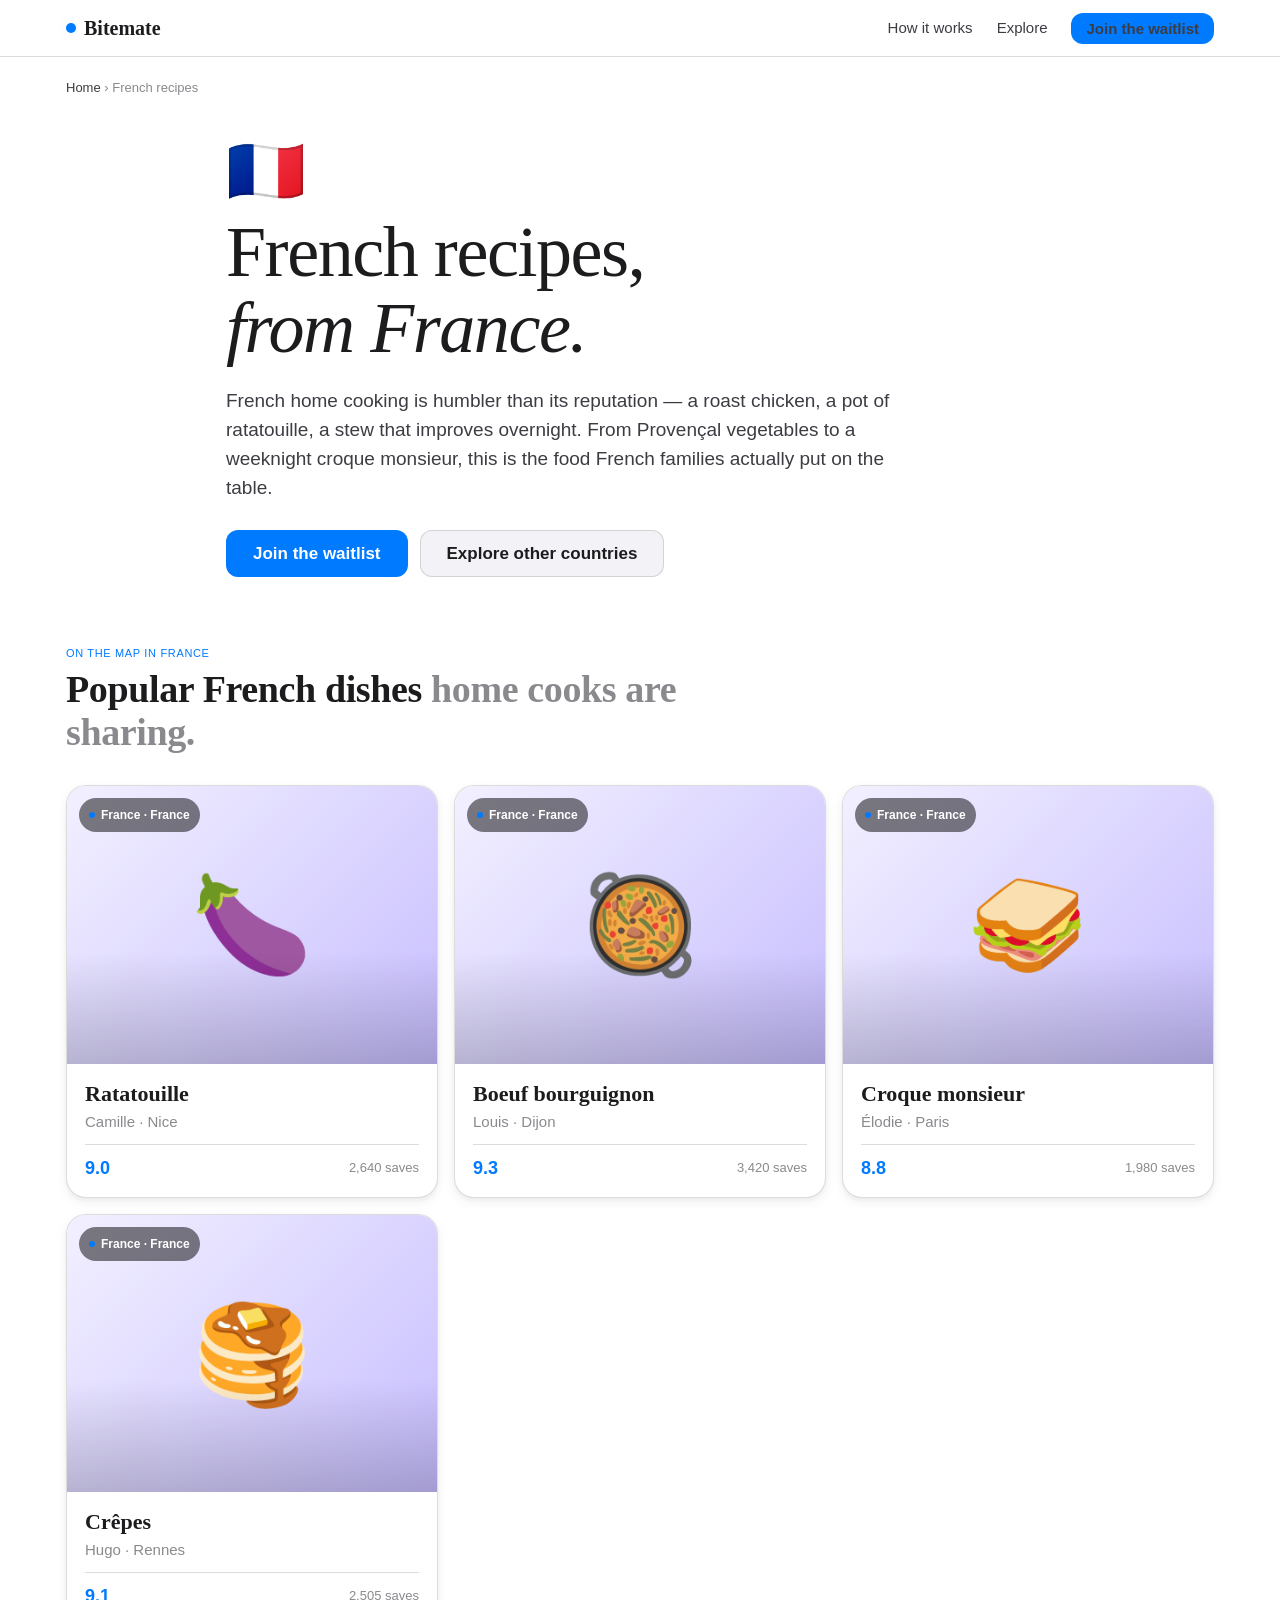
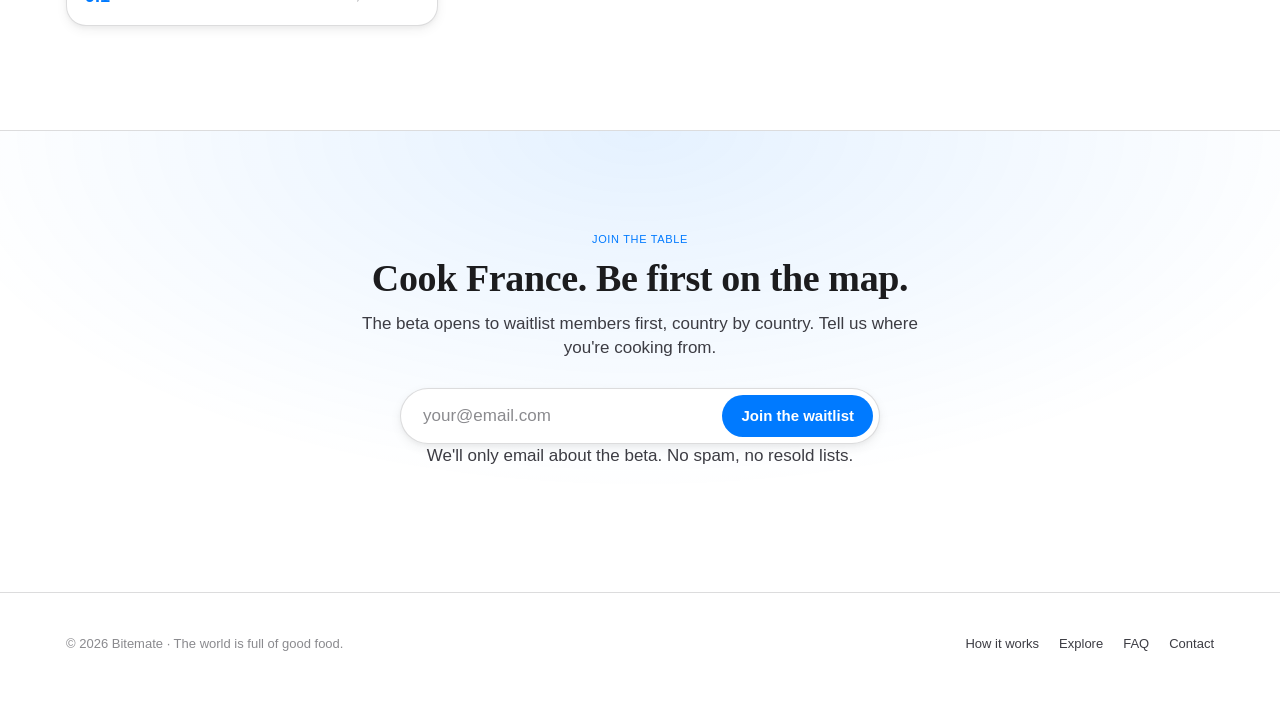
<file: france/index.html>
<!doctype html>
<html lang="en">
<head>
<meta charset="utf-8" />
<meta name="viewport" content="width=device-width, initial-scale=1, viewport-fit=cover" />
<title>French Recipes — Authentic France Home Cooking | Bitemate</title>
<meta name="description" content="Discover authentic French recipes shared by home cooks in France. Ratatouille, Boeuf bourguignon, Croque monsieur and more — real France home cooking on Bitemate." />
<meta name="robots" content="index, follow, max-image-preview:large" />
<meta name="theme-color" content="#FFFFFF" media="(prefers-color-scheme: light)" />
<meta name="theme-color" content="#1C1C1E" media="(prefers-color-scheme: dark)" />
<link rel="canonical" href="https://bitemate.io/france/" />
<link rel="icon" href="data:image/svg+xml,%3Csvg xmlns='http://www.w3.org/2000/svg' viewBox='0 0 32 32'%3E%3Ccircle cx='16' cy='16' r='15' fill='%23007AFF'/%3E%3Ccircle cx='16' cy='16' r='9' fill='none' stroke='white' stroke-width='1.5'/%3E%3Cpath d='M1 16h30M16 1a20 20 0 0 1 0 30M16 1a20 20 0 0 0 0 30' fill='none' stroke='white' stroke-width='1.5'/%3E%3C/svg%3E" />
<meta property="og:type" content="website" />
<meta property="og:site_name" content="Bitemate" />
<meta property="og:title" content="French Recipes — Authentic France Home Cooking | Bitemate" />
<meta property="og:description" content="Discover authentic French recipes shared by home cooks in France. Ratatouille, Boeuf bourguignon, Croque monsieur and more — real France home cooking on Bitemate." />
<meta property="og:url" content="https://bitemate.io/france/" />
<meta property="og:image" content="https://bitemate.io/og-image.png" />
<meta property="og:image:width" content="1200" />
<meta property="og:image:height" content="630" />
<meta name="twitter:card" content="summary_large_image" />
<meta name="twitter:title" content="French Recipes — Authentic France Home Cooking | Bitemate" />
<meta name="twitter:description" content="Discover authentic French recipes shared by home cooks in France. Ratatouille, Boeuf bourguignon, Croque monsieur and more — real France home cooking on Bitemate." />
<meta name="twitter:image" content="https://bitemate.io/og-image.png" />
<script type="application/ld+json">
{"@context":"https://schema.org","@graph":[{"@type":"BreadcrumbList","itemListElement":[{"@type":"ListItem","position":1,"name":"Home","item":"https://bitemate.io/"},{"@type":"ListItem","position":2,"name":"French recipes","item":"https://bitemate.io/france/"}]},{"@type":"ItemList","name":"Popular French home recipes","itemListElement":[{"@type":"ListItem","position":1,"item":{"@type":"Recipe","name":"Ratatouille","recipeCuisine":"French","author":{"@type":"Person","name":"Camille"},"url":"https://bitemate.io/france/","aggregateRating":{"@type":"AggregateRating","ratingValue":"9.0","bestRating":"10","ratingCount":"2640"}}},{"@type":"ListItem","position":2,"item":{"@type":"Recipe","name":"Boeuf bourguignon","recipeCuisine":"French","author":{"@type":"Person","name":"Louis"},"url":"https://bitemate.io/france/","aggregateRating":{"@type":"AggregateRating","ratingValue":"9.3","bestRating":"10","ratingCount":"3420"}}},{"@type":"ListItem","position":3,"item":{"@type":"Recipe","name":"Croque monsieur","recipeCuisine":"French","author":{"@type":"Person","name":"Élodie"},"url":"https://bitemate.io/france/","aggregateRating":{"@type":"AggregateRating","ratingValue":"8.8","bestRating":"10","ratingCount":"1980"}}},{"@type":"ListItem","position":4,"item":{"@type":"Recipe","name":"Crêpes","recipeCuisine":"French","author":{"@type":"Person","name":"Hugo"},"url":"https://bitemate.io/france/","aggregateRating":{"@type":"AggregateRating","ratingValue":"9.1","bestRating":"10","ratingCount":"2505"}}}]}]}
</script>
<link rel="stylesheet" href="/assets/country.css" />
</head>
<body>

<header class="nav">
  <div class="wrap nav-row">
    <a href="/" class="brand" aria-label="Bitemate home">
      <span class="dot" aria-hidden="true"></span><span>Bitemate</span>
    </a>
    <nav class="nav-links" aria-label="Primary">
      <a href="/#how">How it works</a>
      <a href="/#explore">Explore</a>
      <a class="btn btn-primary btn-sm" href="/#waitlist">Join the waitlist</a>
    </nav>
  </div>
</header>

<main>
<nav class="breadcrumb wrap" aria-label="Breadcrumb">
  <a href="/">Home</a> <span aria-hidden="true">›</span> <span>French recipes</span>
</nav>

<section class="c-hero wrap">
  <div class="c-flag" aria-hidden="true">🇫🇷</div>
  <h1 class="t-large">French recipes,<br><em class="ny">from France.</em></h1>
  <p class="c-intro">French home cooking is humbler than its reputation — a roast chicken, a pot of ratatouille, a stew that improves overnight. From Provençal vegetables to a weeknight croque monsieur, this is the food French families actually put on the table.</p>
  <div class="hero-ctas">
    <a class="btn btn-primary btn-lg" href="/#waitlist">Join the waitlist</a>
    <a class="btn btn-gray btn-lg" href="/#explore">Explore other countries</a>
  </div>
</section>

<section class="section-tight wrap">
  <div class="stories-head">
    <div>
      <span class="t-badge" style="margin-bottom:8px; display:inline-block">On the map in France</span>
      <h2 class="t-title1">Popular French dishes <span style="color:var(--label-3)">home cooks are sharing.</span></h2>
    </div>
  </div>
  <div class="stories">
      <article class="card">
        <div class="card-img bg-fr"><span aria-hidden="true">🍆</span>
          <div class="card-pin"><span class="dot"></span> France · France</div>
        </div>
        <div class="card-body">
          <h3 class="card-title">Ratatouille</h3>
          <p class="card-meta">Camille · Nice</p>
          <div class="card-row"><span class="card-score">9.0</span><span class="card-saves">2,640 saves</span></div>
        </div>
      </article>
      <article class="card">
        <div class="card-img bg-fr"><span aria-hidden="true">🥘</span>
          <div class="card-pin"><span class="dot"></span> France · France</div>
        </div>
        <div class="card-body">
          <h3 class="card-title">Boeuf bourguignon</h3>
          <p class="card-meta">Louis · Dijon</p>
          <div class="card-row"><span class="card-score">9.3</span><span class="card-saves">3,420 saves</span></div>
        </div>
      </article>
      <article class="card">
        <div class="card-img bg-fr"><span aria-hidden="true">🥪</span>
          <div class="card-pin"><span class="dot"></span> France · France</div>
        </div>
        <div class="card-body">
          <h3 class="card-title">Croque monsieur</h3>
          <p class="card-meta">Élodie · Paris</p>
          <div class="card-row"><span class="card-score">8.8</span><span class="card-saves">1,980 saves</span></div>
        </div>
      </article>
      <article class="card">
        <div class="card-img bg-fr"><span aria-hidden="true">🥞</span>
          <div class="card-pin"><span class="dot"></span> France · France</div>
        </div>
        <div class="card-body">
          <h3 class="card-title">Crêpes</h3>
          <p class="card-meta">Hugo · Rennes</p>
          <div class="card-row"><span class="card-score">9.1</span><span class="card-saves">2,505 saves</span></div>
        </div>
      </article>
  </div>
</section>

<section class="section waitlist">
  <div class="wrap">
    <span class="t-badge">Join the table</span>
    <h2 class="t-title1" style="margin-top:8px">Cook France. Be first on the map.</h2>
    <p>The beta opens to waitlist members first, country by country. Tell us where you're cooking from.</p>
    <form class="signup" onsubmit="event.preventDefault(); this.querySelector('button').textContent='You’re on the list.'; this.querySelector('input').value='';" aria-label="Join the waitlist">
      <input type="email" required placeholder="your@email.com" aria-label="Email address" />
      <button class="btn btn-primary" type="submit">Join the waitlist</button>
    </form>
    <p class="legal">We'll only email about the beta. No spam, no resold lists.</p>
  </div>
</section>
</main>

<footer class="footer">
  <div class="wrap footer-row">
    <div>© 2026 Bitemate · The world is full of good food.</div>
    <div class="footer-links">
      <a href="/#how">How it works</a>
      <a href="/#explore">Explore</a>
      <a href="/#faq">FAQ</a>
      <a href="mailto:hello@bitemate.io">Contact</a>
    </div>
  </div>
</footer>

</body>
</html>
</file>
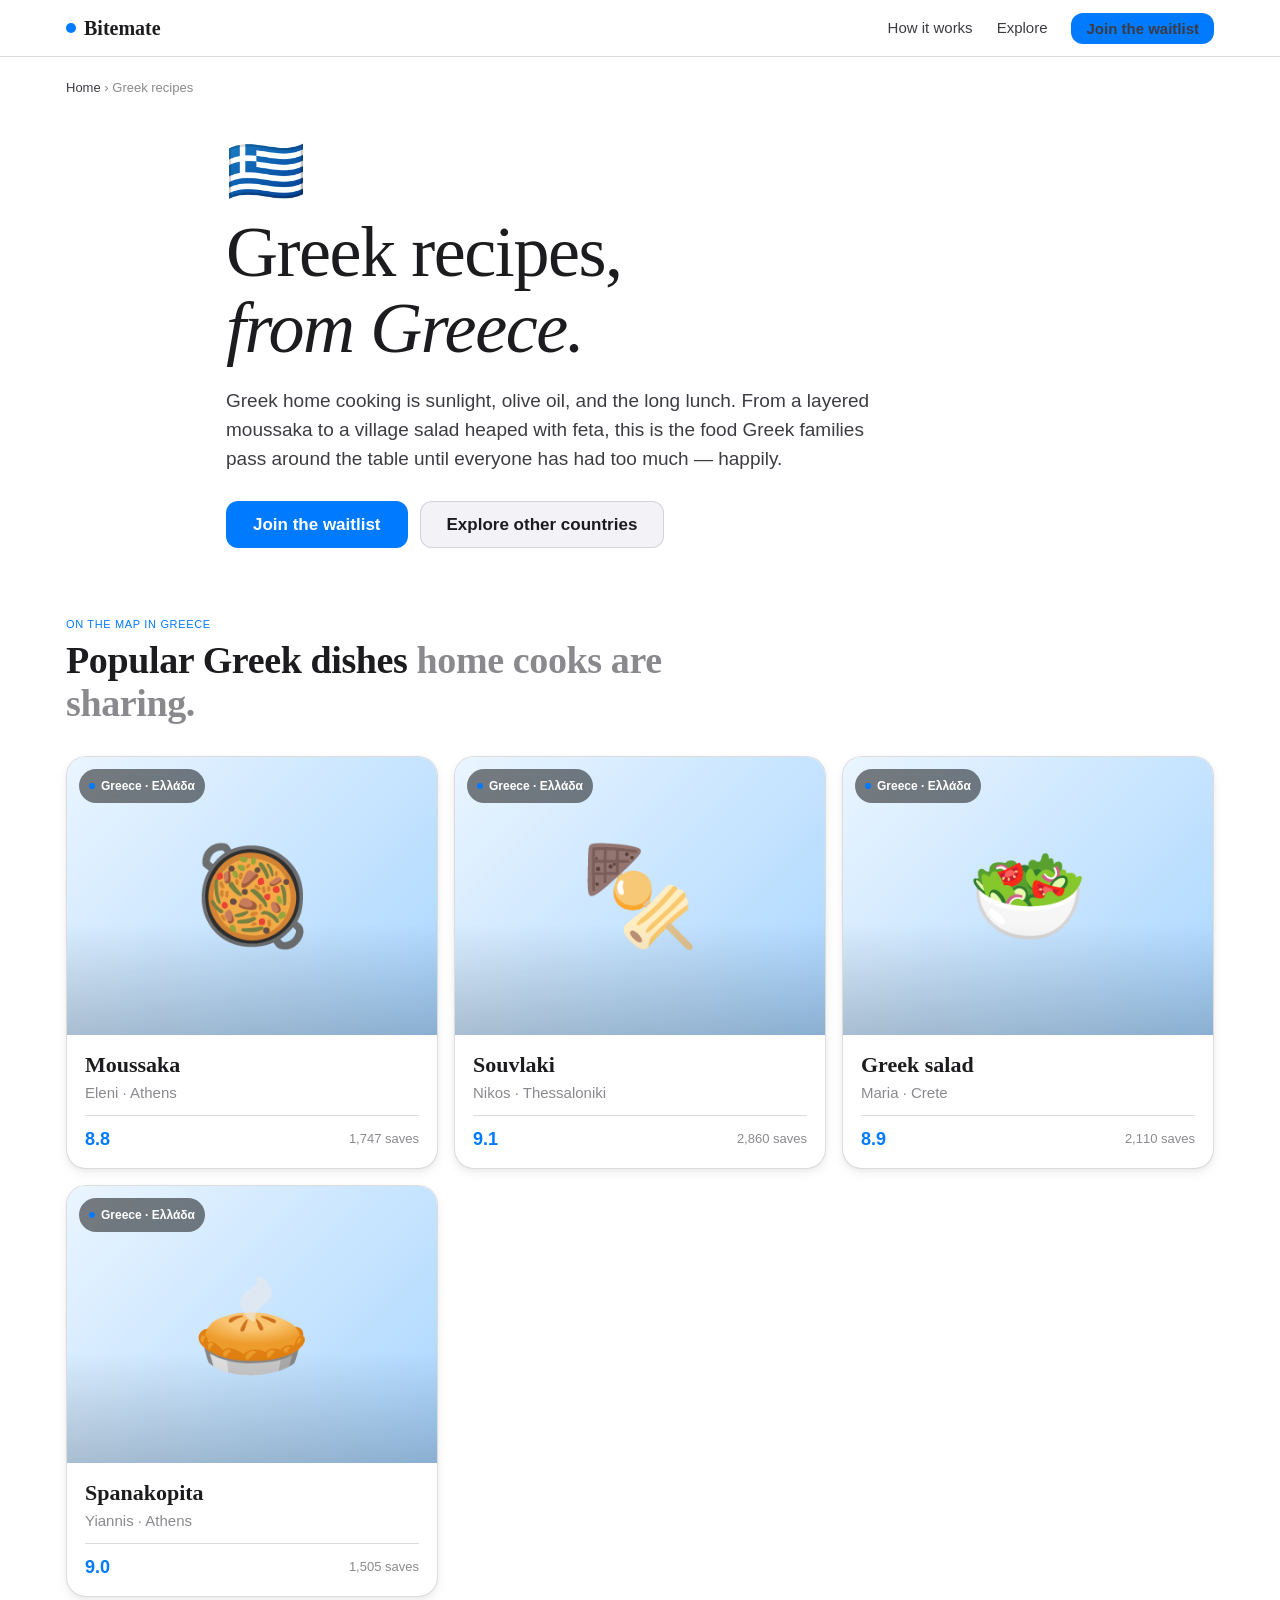
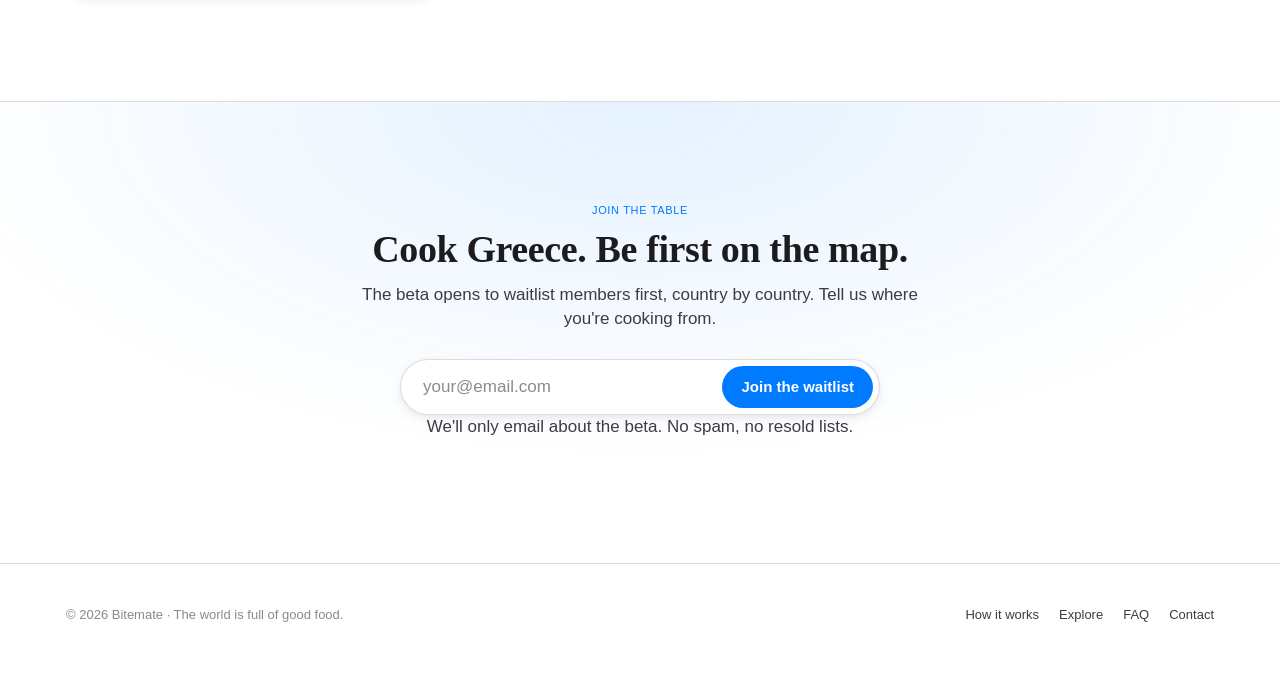
<file: greece/index.html>
<!doctype html>
<html lang="en">
<head>
<meta charset="utf-8" />
<meta name="viewport" content="width=device-width, initial-scale=1, viewport-fit=cover" />
<title>Greek Recipes — Authentic Greece Home Cooking | Bitemate</title>
<meta name="description" content="Discover authentic Greek recipes shared by home cooks in Greece. Moussaka, Souvlaki, Greek salad and more — real Greece home cooking on Bitemate." />
<meta name="robots" content="index, follow, max-image-preview:large" />
<meta name="theme-color" content="#FFFFFF" media="(prefers-color-scheme: light)" />
<meta name="theme-color" content="#1C1C1E" media="(prefers-color-scheme: dark)" />
<link rel="canonical" href="https://bitemate.io/greece/" />
<link rel="icon" href="data:image/svg+xml,%3Csvg xmlns='http://www.w3.org/2000/svg' viewBox='0 0 32 32'%3E%3Ccircle cx='16' cy='16' r='15' fill='%23007AFF'/%3E%3Ccircle cx='16' cy='16' r='9' fill='none' stroke='white' stroke-width='1.5'/%3E%3Cpath d='M1 16h30M16 1a20 20 0 0 1 0 30M16 1a20 20 0 0 0 0 30' fill='none' stroke='white' stroke-width='1.5'/%3E%3C/svg%3E" />
<meta property="og:type" content="website" />
<meta property="og:site_name" content="Bitemate" />
<meta property="og:title" content="Greek Recipes — Authentic Greece Home Cooking | Bitemate" />
<meta property="og:description" content="Discover authentic Greek recipes shared by home cooks in Greece. Moussaka, Souvlaki, Greek salad and more — real Greece home cooking on Bitemate." />
<meta property="og:url" content="https://bitemate.io/greece/" />
<meta property="og:image" content="https://bitemate.io/og-image.png" />
<meta property="og:image:width" content="1200" />
<meta property="og:image:height" content="630" />
<meta name="twitter:card" content="summary_large_image" />
<meta name="twitter:title" content="Greek Recipes — Authentic Greece Home Cooking | Bitemate" />
<meta name="twitter:description" content="Discover authentic Greek recipes shared by home cooks in Greece. Moussaka, Souvlaki, Greek salad and more — real Greece home cooking on Bitemate." />
<meta name="twitter:image" content="https://bitemate.io/og-image.png" />
<script type="application/ld+json">
{"@context":"https://schema.org","@graph":[{"@type":"BreadcrumbList","itemListElement":[{"@type":"ListItem","position":1,"name":"Home","item":"https://bitemate.io/"},{"@type":"ListItem","position":2,"name":"Greek recipes","item":"https://bitemate.io/greece/"}]},{"@type":"ItemList","name":"Popular Greek home recipes","itemListElement":[{"@type":"ListItem","position":1,"item":{"@type":"Recipe","name":"Moussaka","recipeCuisine":"Greek","author":{"@type":"Person","name":"Eleni"},"url":"https://bitemate.io/greece/","aggregateRating":{"@type":"AggregateRating","ratingValue":"8.8","bestRating":"10","ratingCount":"1747"}}},{"@type":"ListItem","position":2,"item":{"@type":"Recipe","name":"Souvlaki","recipeCuisine":"Greek","author":{"@type":"Person","name":"Nikos"},"url":"https://bitemate.io/greece/","aggregateRating":{"@type":"AggregateRating","ratingValue":"9.1","bestRating":"10","ratingCount":"2860"}}},{"@type":"ListItem","position":3,"item":{"@type":"Recipe","name":"Greek salad","recipeCuisine":"Greek","author":{"@type":"Person","name":"Maria"},"url":"https://bitemate.io/greece/","aggregateRating":{"@type":"AggregateRating","ratingValue":"8.9","bestRating":"10","ratingCount":"2110"}}},{"@type":"ListItem","position":4,"item":{"@type":"Recipe","name":"Spanakopita","recipeCuisine":"Greek","author":{"@type":"Person","name":"Yiannis"},"url":"https://bitemate.io/greece/","aggregateRating":{"@type":"AggregateRating","ratingValue":"9.0","bestRating":"10","ratingCount":"1505"}}}]}]}
</script>
<link rel="stylesheet" href="/assets/country.css" />
</head>
<body>

<header class="nav">
  <div class="wrap nav-row">
    <a href="/" class="brand" aria-label="Bitemate home">
      <span class="dot" aria-hidden="true"></span><span>Bitemate</span>
    </a>
    <nav class="nav-links" aria-label="Primary">
      <a href="/#how">How it works</a>
      <a href="/#explore">Explore</a>
      <a class="btn btn-primary btn-sm" href="/#waitlist">Join the waitlist</a>
    </nav>
  </div>
</header>

<main>
<nav class="breadcrumb wrap" aria-label="Breadcrumb">
  <a href="/">Home</a> <span aria-hidden="true">›</span> <span>Greek recipes</span>
</nav>

<section class="c-hero wrap">
  <div class="c-flag" aria-hidden="true">🇬🇷</div>
  <h1 class="t-large">Greek recipes,<br><em class="ny">from Greece.</em></h1>
  <p class="c-intro">Greek home cooking is sunlight, olive oil, and the long lunch. From a layered moussaka to a village salad heaped with feta, this is the food Greek families pass around the table until everyone has had too much — happily.</p>
  <div class="hero-ctas">
    <a class="btn btn-primary btn-lg" href="/#waitlist">Join the waitlist</a>
    <a class="btn btn-gray btn-lg" href="/#explore">Explore other countries</a>
  </div>
</section>

<section class="section-tight wrap">
  <div class="stories-head">
    <div>
      <span class="t-badge" style="margin-bottom:8px; display:inline-block">On the map in Greece</span>
      <h2 class="t-title1">Popular Greek dishes <span style="color:var(--label-3)">home cooks are sharing.</span></h2>
    </div>
  </div>
  <div class="stories">
      <article class="card">
        <div class="card-img bg-gr"><span aria-hidden="true">🥘</span>
          <div class="card-pin"><span class="dot"></span> Greece · Ελλάδα</div>
        </div>
        <div class="card-body">
          <h3 class="card-title">Moussaka</h3>
          <p class="card-meta">Eleni · Athens</p>
          <div class="card-row"><span class="card-score">8.8</span><span class="card-saves">1,747 saves</span></div>
        </div>
      </article>
      <article class="card">
        <div class="card-img bg-gr"><span aria-hidden="true">🍢</span>
          <div class="card-pin"><span class="dot"></span> Greece · Ελλάδα</div>
        </div>
        <div class="card-body">
          <h3 class="card-title">Souvlaki</h3>
          <p class="card-meta">Nikos · Thessaloniki</p>
          <div class="card-row"><span class="card-score">9.1</span><span class="card-saves">2,860 saves</span></div>
        </div>
      </article>
      <article class="card">
        <div class="card-img bg-gr"><span aria-hidden="true">🥗</span>
          <div class="card-pin"><span class="dot"></span> Greece · Ελλάδα</div>
        </div>
        <div class="card-body">
          <h3 class="card-title">Greek salad</h3>
          <p class="card-meta">Maria · Crete</p>
          <div class="card-row"><span class="card-score">8.9</span><span class="card-saves">2,110 saves</span></div>
        </div>
      </article>
      <article class="card">
        <div class="card-img bg-gr"><span aria-hidden="true">🥧</span>
          <div class="card-pin"><span class="dot"></span> Greece · Ελλάδα</div>
        </div>
        <div class="card-body">
          <h3 class="card-title">Spanakopita</h3>
          <p class="card-meta">Yiannis · Athens</p>
          <div class="card-row"><span class="card-score">9.0</span><span class="card-saves">1,505 saves</span></div>
        </div>
      </article>
  </div>
</section>

<section class="section waitlist">
  <div class="wrap">
    <span class="t-badge">Join the table</span>
    <h2 class="t-title1" style="margin-top:8px">Cook Greece. Be first on the map.</h2>
    <p>The beta opens to waitlist members first, country by country. Tell us where you're cooking from.</p>
    <form class="signup" onsubmit="event.preventDefault(); this.querySelector('button').textContent='You’re on the list.'; this.querySelector('input').value='';" aria-label="Join the waitlist">
      <input type="email" required placeholder="your@email.com" aria-label="Email address" />
      <button class="btn btn-primary" type="submit">Join the waitlist</button>
    </form>
    <p class="legal">We'll only email about the beta. No spam, no resold lists.</p>
  </div>
</section>
</main>

<footer class="footer">
  <div class="wrap footer-row">
    <div>© 2026 Bitemate · The world is full of good food.</div>
    <div class="footer-links">
      <a href="/#how">How it works</a>
      <a href="/#explore">Explore</a>
      <a href="/#faq">FAQ</a>
      <a href="mailto:hello@bitemate.io">Contact</a>
    </div>
  </div>
</footer>

</body>
</html>
</file>
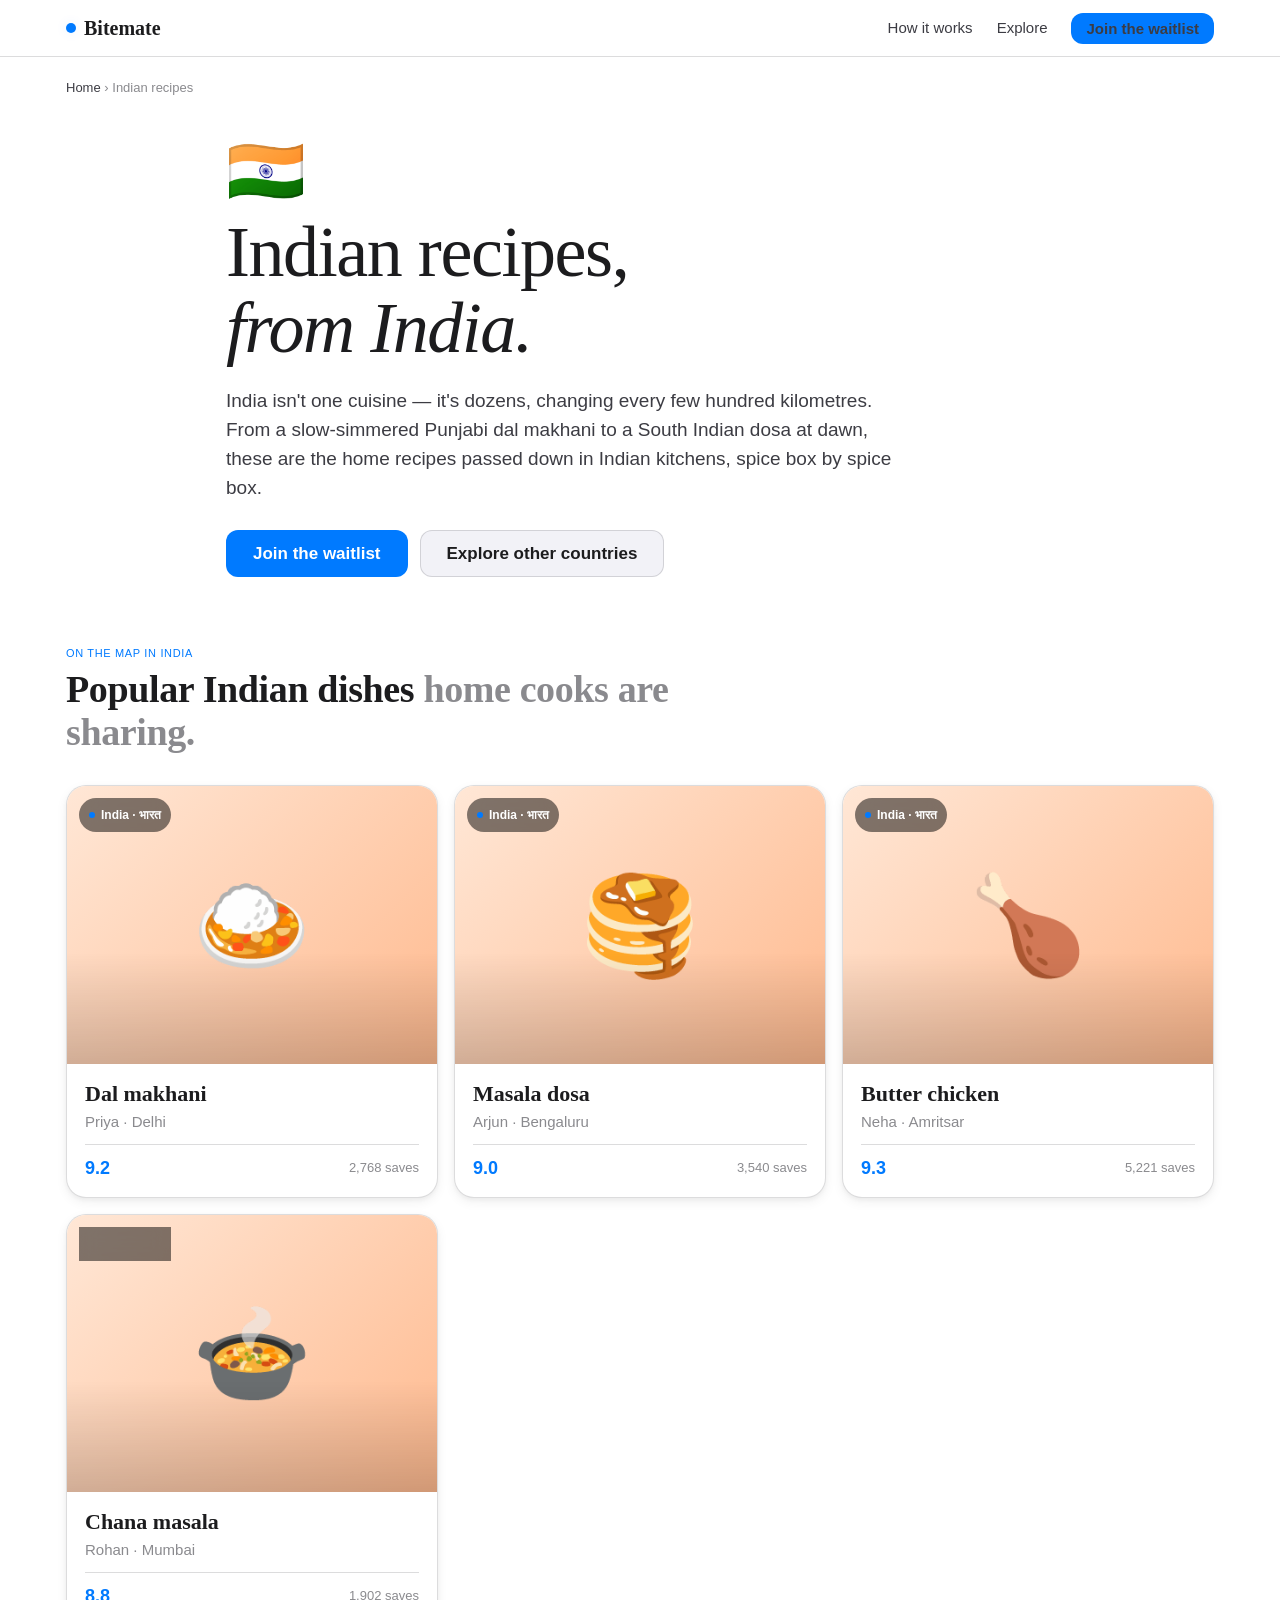
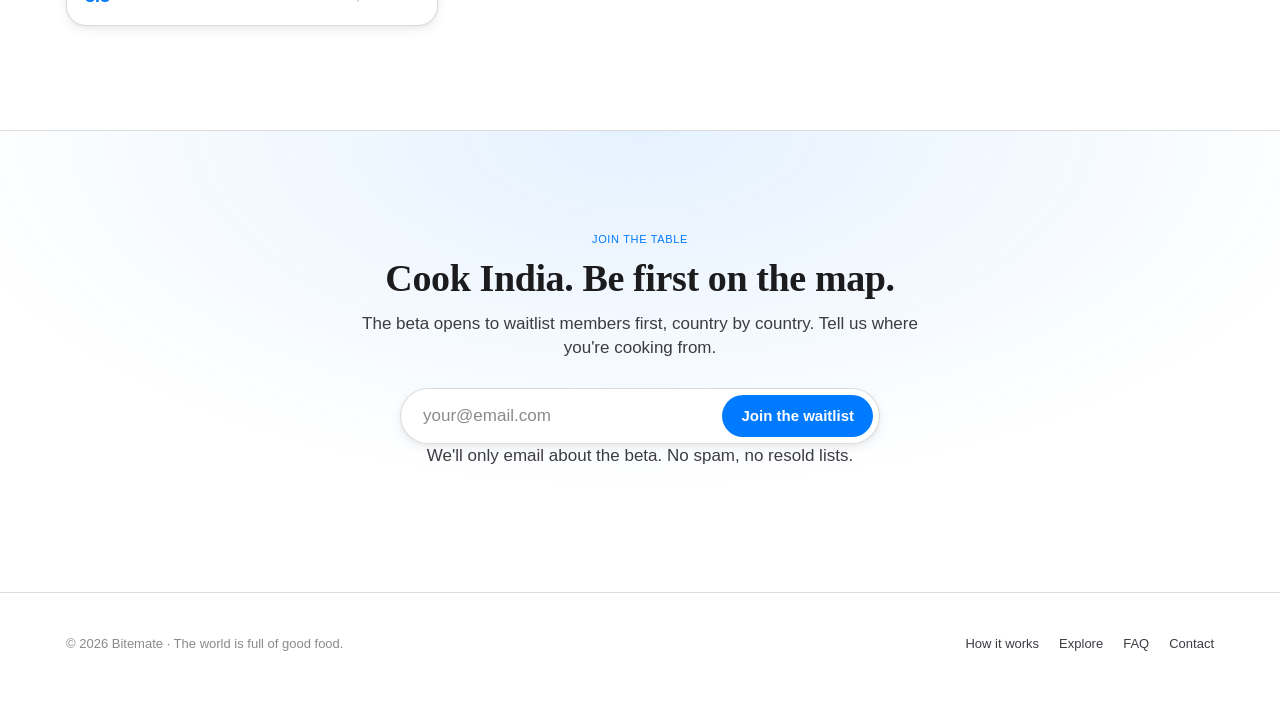
<file: india/index.html>
<!doctype html>
<html lang="en">
<head>
<meta charset="utf-8" />
<meta name="viewport" content="width=device-width, initial-scale=1, viewport-fit=cover" />
<title>Indian Recipes — Authentic India Home Cooking | Bitemate</title>
<meta name="description" content="Discover authentic Indian recipes shared by home cooks in India. Dal makhani, Masala dosa, Butter chicken and more — real India home cooking on Bitemate." />
<meta name="robots" content="index, follow, max-image-preview:large" />
<meta name="theme-color" content="#FFFFFF" media="(prefers-color-scheme: light)" />
<meta name="theme-color" content="#1C1C1E" media="(prefers-color-scheme: dark)" />
<link rel="canonical" href="https://bitemate.io/india/" />
<link rel="icon" href="data:image/svg+xml,%3Csvg xmlns='http://www.w3.org/2000/svg' viewBox='0 0 32 32'%3E%3Ccircle cx='16' cy='16' r='15' fill='%23007AFF'/%3E%3Ccircle cx='16' cy='16' r='9' fill='none' stroke='white' stroke-width='1.5'/%3E%3Cpath d='M1 16h30M16 1a20 20 0 0 1 0 30M16 1a20 20 0 0 0 0 30' fill='none' stroke='white' stroke-width='1.5'/%3E%3C/svg%3E" />
<meta property="og:type" content="website" />
<meta property="og:site_name" content="Bitemate" />
<meta property="og:title" content="Indian Recipes — Authentic India Home Cooking | Bitemate" />
<meta property="og:description" content="Discover authentic Indian recipes shared by home cooks in India. Dal makhani, Masala dosa, Butter chicken and more — real India home cooking on Bitemate." />
<meta property="og:url" content="https://bitemate.io/india/" />
<meta property="og:image" content="https://bitemate.io/og-image.png" />
<meta property="og:image:width" content="1200" />
<meta property="og:image:height" content="630" />
<meta name="twitter:card" content="summary_large_image" />
<meta name="twitter:title" content="Indian Recipes — Authentic India Home Cooking | Bitemate" />
<meta name="twitter:description" content="Discover authentic Indian recipes shared by home cooks in India. Dal makhani, Masala dosa, Butter chicken and more — real India home cooking on Bitemate." />
<meta name="twitter:image" content="https://bitemate.io/og-image.png" />
<script type="application/ld+json">
{"@context":"https://schema.org","@graph":[{"@type":"BreadcrumbList","itemListElement":[{"@type":"ListItem","position":1,"name":"Home","item":"https://bitemate.io/"},{"@type":"ListItem","position":2,"name":"Indian recipes","item":"https://bitemate.io/india/"}]},{"@type":"ItemList","name":"Popular Indian home recipes","itemListElement":[{"@type":"ListItem","position":1,"item":{"@type":"Recipe","name":"Dal makhani","recipeCuisine":"Indian","author":{"@type":"Person","name":"Priya"},"url":"https://bitemate.io/india/","aggregateRating":{"@type":"AggregateRating","ratingValue":"9.2","bestRating":"10","ratingCount":"2768"}}},{"@type":"ListItem","position":2,"item":{"@type":"Recipe","name":"Masala dosa","recipeCuisine":"Indian","author":{"@type":"Person","name":"Arjun"},"url":"https://bitemate.io/india/","aggregateRating":{"@type":"AggregateRating","ratingValue":"9.0","bestRating":"10","ratingCount":"3540"}}},{"@type":"ListItem","position":3,"item":{"@type":"Recipe","name":"Butter chicken","recipeCuisine":"Indian","author":{"@type":"Person","name":"Neha"},"url":"https://bitemate.io/india/","aggregateRating":{"@type":"AggregateRating","ratingValue":"9.3","bestRating":"10","ratingCount":"5221"}}},{"@type":"ListItem","position":4,"item":{"@type":"Recipe","name":"Chana masala","recipeCuisine":"Indian","author":{"@type":"Person","name":"Rohan"},"url":"https://bitemate.io/india/","aggregateRating":{"@type":"AggregateRating","ratingValue":"8.8","bestRating":"10","ratingCount":"1902"}}}]}]}
</script>
<link rel="stylesheet" href="/assets/country.css" />
</head>
<body>

<header class="nav">
  <div class="wrap nav-row">
    <a href="/" class="brand" aria-label="Bitemate home">
      <span class="dot" aria-hidden="true"></span><span>Bitemate</span>
    </a>
    <nav class="nav-links" aria-label="Primary">
      <a href="/#how">How it works</a>
      <a href="/#explore">Explore</a>
      <a class="btn btn-primary btn-sm" href="/#waitlist">Join the waitlist</a>
    </nav>
  </div>
</header>

<main>
<nav class="breadcrumb wrap" aria-label="Breadcrumb">
  <a href="/">Home</a> <span aria-hidden="true">›</span> <span>Indian recipes</span>
</nav>

<section class="c-hero wrap">
  <div class="c-flag" aria-hidden="true">🇮🇳</div>
  <h1 class="t-large">Indian recipes,<br><em class="ny">from India.</em></h1>
  <p class="c-intro">India isn't one cuisine — it's dozens, changing every few hundred kilometres. From a slow-simmered Punjabi dal makhani to a South Indian dosa at dawn, these are the home recipes passed down in Indian kitchens, spice box by spice box.</p>
  <div class="hero-ctas">
    <a class="btn btn-primary btn-lg" href="/#waitlist">Join the waitlist</a>
    <a class="btn btn-gray btn-lg" href="/#explore">Explore other countries</a>
  </div>
</section>

<section class="section-tight wrap">
  <div class="stories-head">
    <div>
      <span class="t-badge" style="margin-bottom:8px; display:inline-block">On the map in India</span>
      <h2 class="t-title1">Popular Indian dishes <span style="color:var(--label-3)">home cooks are sharing.</span></h2>
    </div>
  </div>
  <div class="stories">
      <article class="card">
        <div class="card-img bg-in"><span aria-hidden="true">🍛</span>
          <div class="card-pin"><span class="dot"></span> India · भारत</div>
        </div>
        <div class="card-body">
          <h3 class="card-title">Dal makhani</h3>
          <p class="card-meta">Priya · Delhi</p>
          <div class="card-row"><span class="card-score">9.2</span><span class="card-saves">2,768 saves</span></div>
        </div>
      </article>
      <article class="card">
        <div class="card-img bg-in"><span aria-hidden="true">🥞</span>
          <div class="card-pin"><span class="dot"></span> India · भारत</div>
        </div>
        <div class="card-body">
          <h3 class="card-title">Masala dosa</h3>
          <p class="card-meta">Arjun · Bengaluru</p>
          <div class="card-row"><span class="card-score">9.0</span><span class="card-saves">3,540 saves</span></div>
        </div>
      </article>
      <article class="card">
        <div class="card-img bg-in"><span aria-hidden="true">🍗</span>
          <div class="card-pin"><span class="dot"></span> India · भारत</div>
        </div>
        <div class="card-body">
          <h3 class="card-title">Butter chicken</h3>
          <p class="card-meta">Neha · Amritsar</p>
          <div class="card-row"><span class="card-score">9.3</span><span class="card-saves">5,221 saves</span></div>
        </div>
      </article>
      <article class="card">
        <div class="card-img bg-in"><span aria-hidden="true">🍲</span>
          <div class="card-pin"><span class="dot"></span> India · भारत</div>
        </div>
        <div class="card-body">
          <h3 class="card-title">Chana masala</h3>
          <p class="card-meta">Rohan · Mumbai</p>
          <div class="card-row"><span class="card-score">8.8</span><span class="card-saves">1,902 saves</span></div>
        </div>
      </article>
  </div>
</section>

<section class="section waitlist">
  <div class="wrap">
    <span class="t-badge">Join the table</span>
    <h2 class="t-title1" style="margin-top:8px">Cook India. Be first on the map.</h2>
    <p>The beta opens to waitlist members first, country by country. Tell us where you're cooking from.</p>
    <form class="signup" onsubmit="event.preventDefault(); this.querySelector('button').textContent='You’re on the list.'; this.querySelector('input').value='';" aria-label="Join the waitlist">
      <input type="email" required placeholder="your@email.com" aria-label="Email address" />
      <button class="btn btn-primary" type="submit">Join the waitlist</button>
    </form>
    <p class="legal">We'll only email about the beta. No spam, no resold lists.</p>
  </div>
</section>
</main>

<footer class="footer">
  <div class="wrap footer-row">
    <div>© 2026 Bitemate · The world is full of good food.</div>
    <div class="footer-links">
      <a href="/#how">How it works</a>
      <a href="/#explore">Explore</a>
      <a href="/#faq">FAQ</a>
      <a href="mailto:hello@bitemate.io">Contact</a>
    </div>
  </div>
</footer>

</body>
</html>
</file>
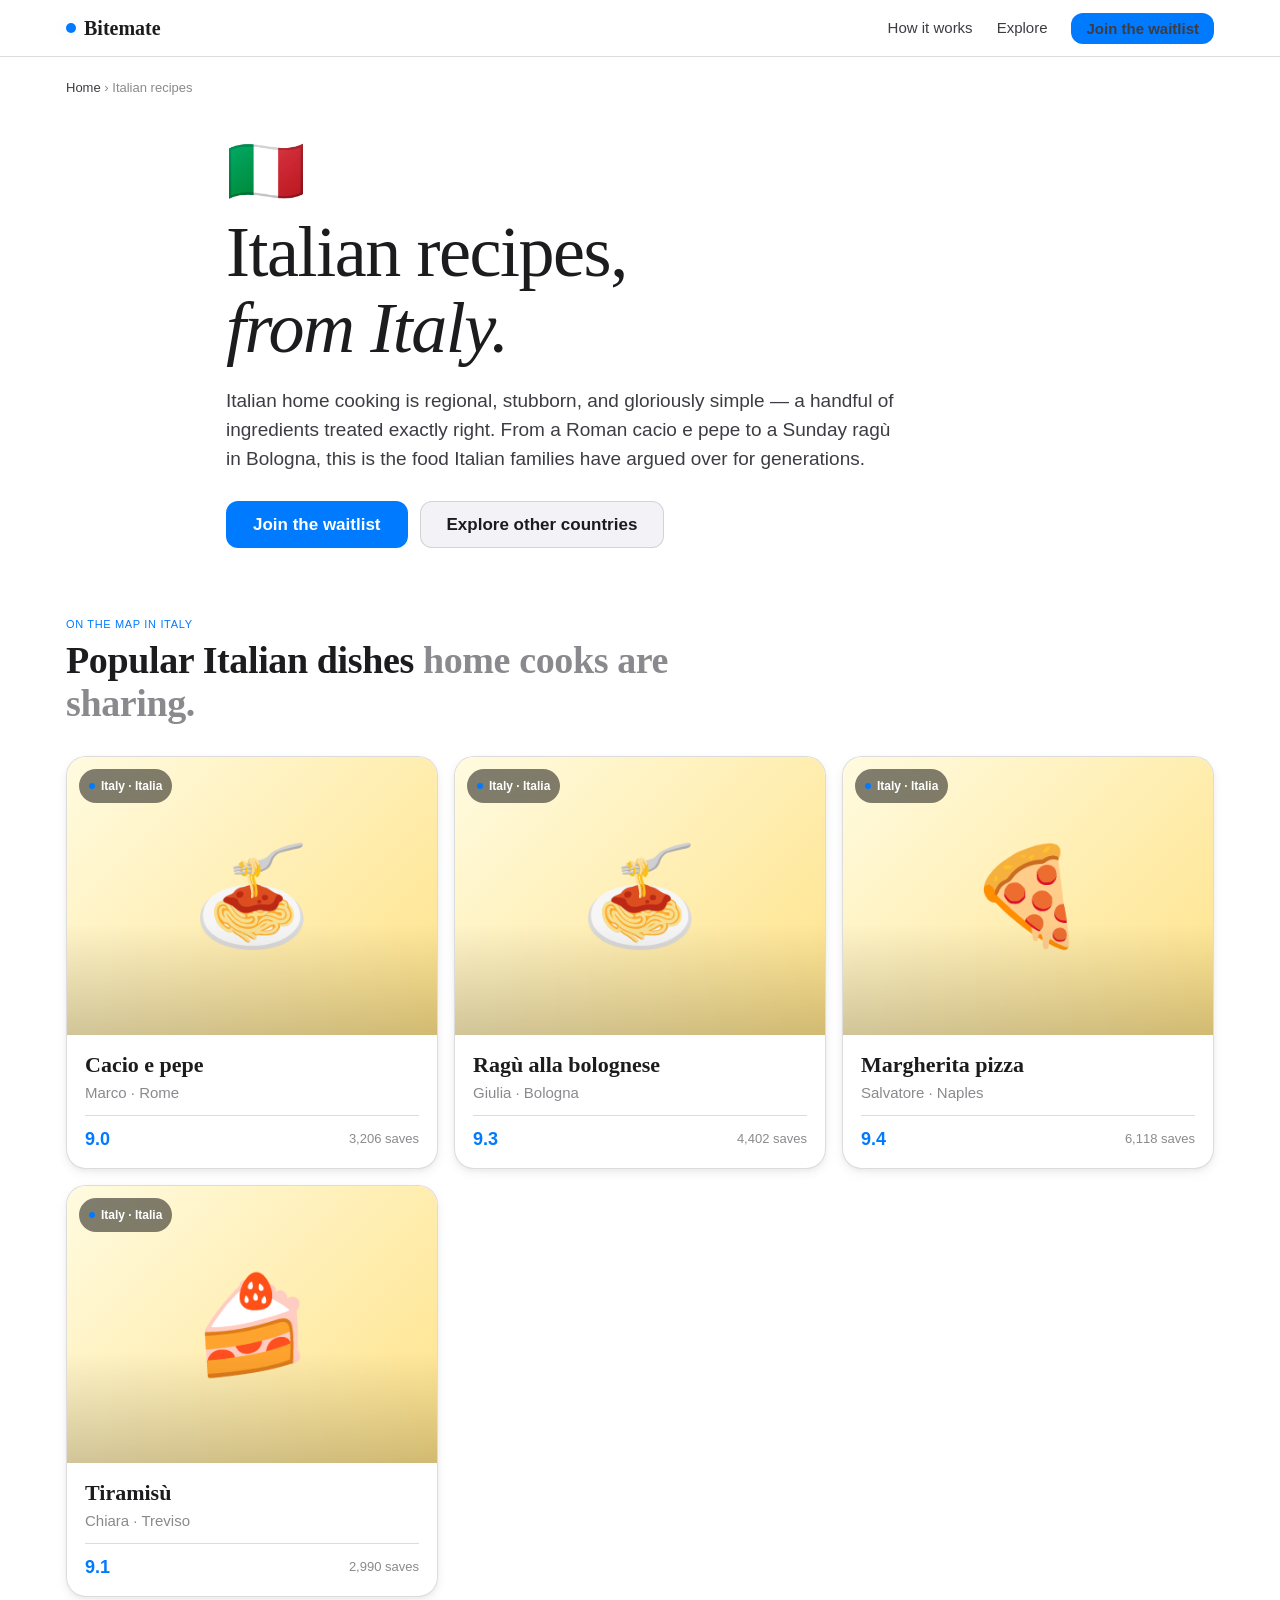
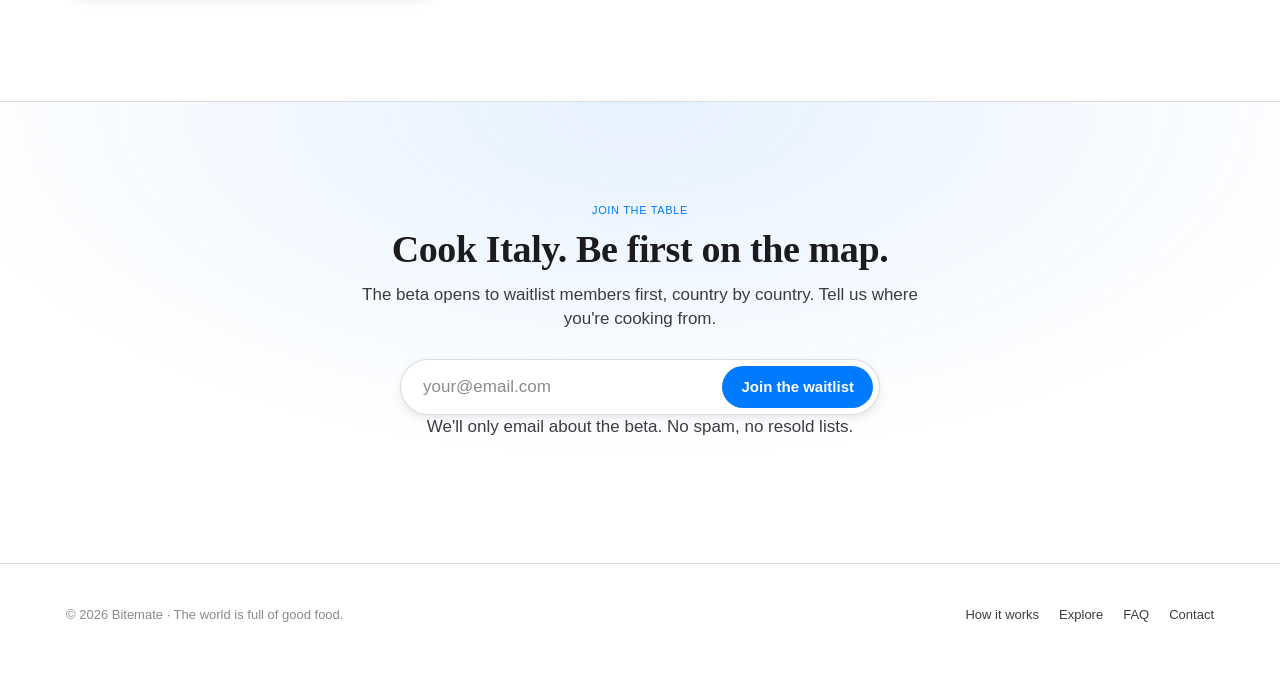
<file: italy/index.html>
<!doctype html>
<html lang="en">
<head>
<meta charset="utf-8" />
<meta name="viewport" content="width=device-width, initial-scale=1, viewport-fit=cover" />
<title>Italian Recipes — Authentic Italy Home Cooking | Bitemate</title>
<meta name="description" content="Discover authentic Italian recipes shared by home cooks in Italy. Cacio e pepe, Ragù alla bolognese, Margherita pizza and more — real Italy home cooking on Bitemate." />
<meta name="robots" content="index, follow, max-image-preview:large" />
<meta name="theme-color" content="#FFFFFF" media="(prefers-color-scheme: light)" />
<meta name="theme-color" content="#1C1C1E" media="(prefers-color-scheme: dark)" />
<link rel="canonical" href="https://bitemate.io/italy/" />
<link rel="icon" href="data:image/svg+xml,%3Csvg xmlns='http://www.w3.org/2000/svg' viewBox='0 0 32 32'%3E%3Ccircle cx='16' cy='16' r='15' fill='%23007AFF'/%3E%3Ccircle cx='16' cy='16' r='9' fill='none' stroke='white' stroke-width='1.5'/%3E%3Cpath d='M1 16h30M16 1a20 20 0 0 1 0 30M16 1a20 20 0 0 0 0 30' fill='none' stroke='white' stroke-width='1.5'/%3E%3C/svg%3E" />
<meta property="og:type" content="website" />
<meta property="og:site_name" content="Bitemate" />
<meta property="og:title" content="Italian Recipes — Authentic Italy Home Cooking | Bitemate" />
<meta property="og:description" content="Discover authentic Italian recipes shared by home cooks in Italy. Cacio e pepe, Ragù alla bolognese, Margherita pizza and more — real Italy home cooking on Bitemate." />
<meta property="og:url" content="https://bitemate.io/italy/" />
<meta property="og:image" content="https://bitemate.io/og-image.png" />
<meta property="og:image:width" content="1200" />
<meta property="og:image:height" content="630" />
<meta name="twitter:card" content="summary_large_image" />
<meta name="twitter:title" content="Italian Recipes — Authentic Italy Home Cooking | Bitemate" />
<meta name="twitter:description" content="Discover authentic Italian recipes shared by home cooks in Italy. Cacio e pepe, Ragù alla bolognese, Margherita pizza and more — real Italy home cooking on Bitemate." />
<meta name="twitter:image" content="https://bitemate.io/og-image.png" />
<script type="application/ld+json">
{"@context":"https://schema.org","@graph":[{"@type":"BreadcrumbList","itemListElement":[{"@type":"ListItem","position":1,"name":"Home","item":"https://bitemate.io/"},{"@type":"ListItem","position":2,"name":"Italian recipes","item":"https://bitemate.io/italy/"}]},{"@type":"ItemList","name":"Popular Italian home recipes","itemListElement":[{"@type":"ListItem","position":1,"item":{"@type":"Recipe","name":"Cacio e pepe","recipeCuisine":"Italian","author":{"@type":"Person","name":"Marco"},"url":"https://bitemate.io/italy/","aggregateRating":{"@type":"AggregateRating","ratingValue":"9.0","bestRating":"10","ratingCount":"3206"}}},{"@type":"ListItem","position":2,"item":{"@type":"Recipe","name":"Ragù alla bolognese","recipeCuisine":"Italian","author":{"@type":"Person","name":"Giulia"},"url":"https://bitemate.io/italy/","aggregateRating":{"@type":"AggregateRating","ratingValue":"9.3","bestRating":"10","ratingCount":"4402"}}},{"@type":"ListItem","position":3,"item":{"@type":"Recipe","name":"Margherita pizza","recipeCuisine":"Italian","author":{"@type":"Person","name":"Salvatore"},"url":"https://bitemate.io/italy/","aggregateRating":{"@type":"AggregateRating","ratingValue":"9.4","bestRating":"10","ratingCount":"6118"}}},{"@type":"ListItem","position":4,"item":{"@type":"Recipe","name":"Tiramisù","recipeCuisine":"Italian","author":{"@type":"Person","name":"Chiara"},"url":"https://bitemate.io/italy/","aggregateRating":{"@type":"AggregateRating","ratingValue":"9.1","bestRating":"10","ratingCount":"2990"}}}]}]}
</script>
<link rel="stylesheet" href="/assets/country.css" />
</head>
<body>

<header class="nav">
  <div class="wrap nav-row">
    <a href="/" class="brand" aria-label="Bitemate home">
      <span class="dot" aria-hidden="true"></span><span>Bitemate</span>
    </a>
    <nav class="nav-links" aria-label="Primary">
      <a href="/#how">How it works</a>
      <a href="/#explore">Explore</a>
      <a class="btn btn-primary btn-sm" href="/#waitlist">Join the waitlist</a>
    </nav>
  </div>
</header>

<main>
<nav class="breadcrumb wrap" aria-label="Breadcrumb">
  <a href="/">Home</a> <span aria-hidden="true">›</span> <span>Italian recipes</span>
</nav>

<section class="c-hero wrap">
  <div class="c-flag" aria-hidden="true">🇮🇹</div>
  <h1 class="t-large">Italian recipes,<br><em class="ny">from Italy.</em></h1>
  <p class="c-intro">Italian home cooking is regional, stubborn, and gloriously simple — a handful of ingredients treated exactly right. From a Roman cacio e pepe to a Sunday ragù in Bologna, this is the food Italian families have argued over for generations.</p>
  <div class="hero-ctas">
    <a class="btn btn-primary btn-lg" href="/#waitlist">Join the waitlist</a>
    <a class="btn btn-gray btn-lg" href="/#explore">Explore other countries</a>
  </div>
</section>

<section class="section-tight wrap">
  <div class="stories-head">
    <div>
      <span class="t-badge" style="margin-bottom:8px; display:inline-block">On the map in Italy</span>
      <h2 class="t-title1">Popular Italian dishes <span style="color:var(--label-3)">home cooks are sharing.</span></h2>
    </div>
  </div>
  <div class="stories">
      <article class="card">
        <div class="card-img bg-it"><span aria-hidden="true">🍝</span>
          <div class="card-pin"><span class="dot"></span> Italy · Italia</div>
        </div>
        <div class="card-body">
          <h3 class="card-title">Cacio e pepe</h3>
          <p class="card-meta">Marco · Rome</p>
          <div class="card-row"><span class="card-score">9.0</span><span class="card-saves">3,206 saves</span></div>
        </div>
      </article>
      <article class="card">
        <div class="card-img bg-it"><span aria-hidden="true">🍝</span>
          <div class="card-pin"><span class="dot"></span> Italy · Italia</div>
        </div>
        <div class="card-body">
          <h3 class="card-title">Ragù alla bolognese</h3>
          <p class="card-meta">Giulia · Bologna</p>
          <div class="card-row"><span class="card-score">9.3</span><span class="card-saves">4,402 saves</span></div>
        </div>
      </article>
      <article class="card">
        <div class="card-img bg-it"><span aria-hidden="true">🍕</span>
          <div class="card-pin"><span class="dot"></span> Italy · Italia</div>
        </div>
        <div class="card-body">
          <h3 class="card-title">Margherita pizza</h3>
          <p class="card-meta">Salvatore · Naples</p>
          <div class="card-row"><span class="card-score">9.4</span><span class="card-saves">6,118 saves</span></div>
        </div>
      </article>
      <article class="card">
        <div class="card-img bg-it"><span aria-hidden="true">🍰</span>
          <div class="card-pin"><span class="dot"></span> Italy · Italia</div>
        </div>
        <div class="card-body">
          <h3 class="card-title">Tiramisù</h3>
          <p class="card-meta">Chiara · Treviso</p>
          <div class="card-row"><span class="card-score">9.1</span><span class="card-saves">2,990 saves</span></div>
        </div>
      </article>
  </div>
</section>

<section class="section waitlist">
  <div class="wrap">
    <span class="t-badge">Join the table</span>
    <h2 class="t-title1" style="margin-top:8px">Cook Italy. Be first on the map.</h2>
    <p>The beta opens to waitlist members first, country by country. Tell us where you're cooking from.</p>
    <form class="signup" onsubmit="event.preventDefault(); this.querySelector('button').textContent='You’re on the list.'; this.querySelector('input').value='';" aria-label="Join the waitlist">
      <input type="email" required placeholder="your@email.com" aria-label="Email address" />
      <button class="btn btn-primary" type="submit">Join the waitlist</button>
    </form>
    <p class="legal">We'll only email about the beta. No spam, no resold lists.</p>
  </div>
</section>
</main>

<footer class="footer">
  <div class="wrap footer-row">
    <div>© 2026 Bitemate · The world is full of good food.</div>
    <div class="footer-links">
      <a href="/#how">How it works</a>
      <a href="/#explore">Explore</a>
      <a href="/#faq">FAQ</a>
      <a href="mailto:hello@bitemate.io">Contact</a>
    </div>
  </div>
</footer>

</body>
</html>
</file>
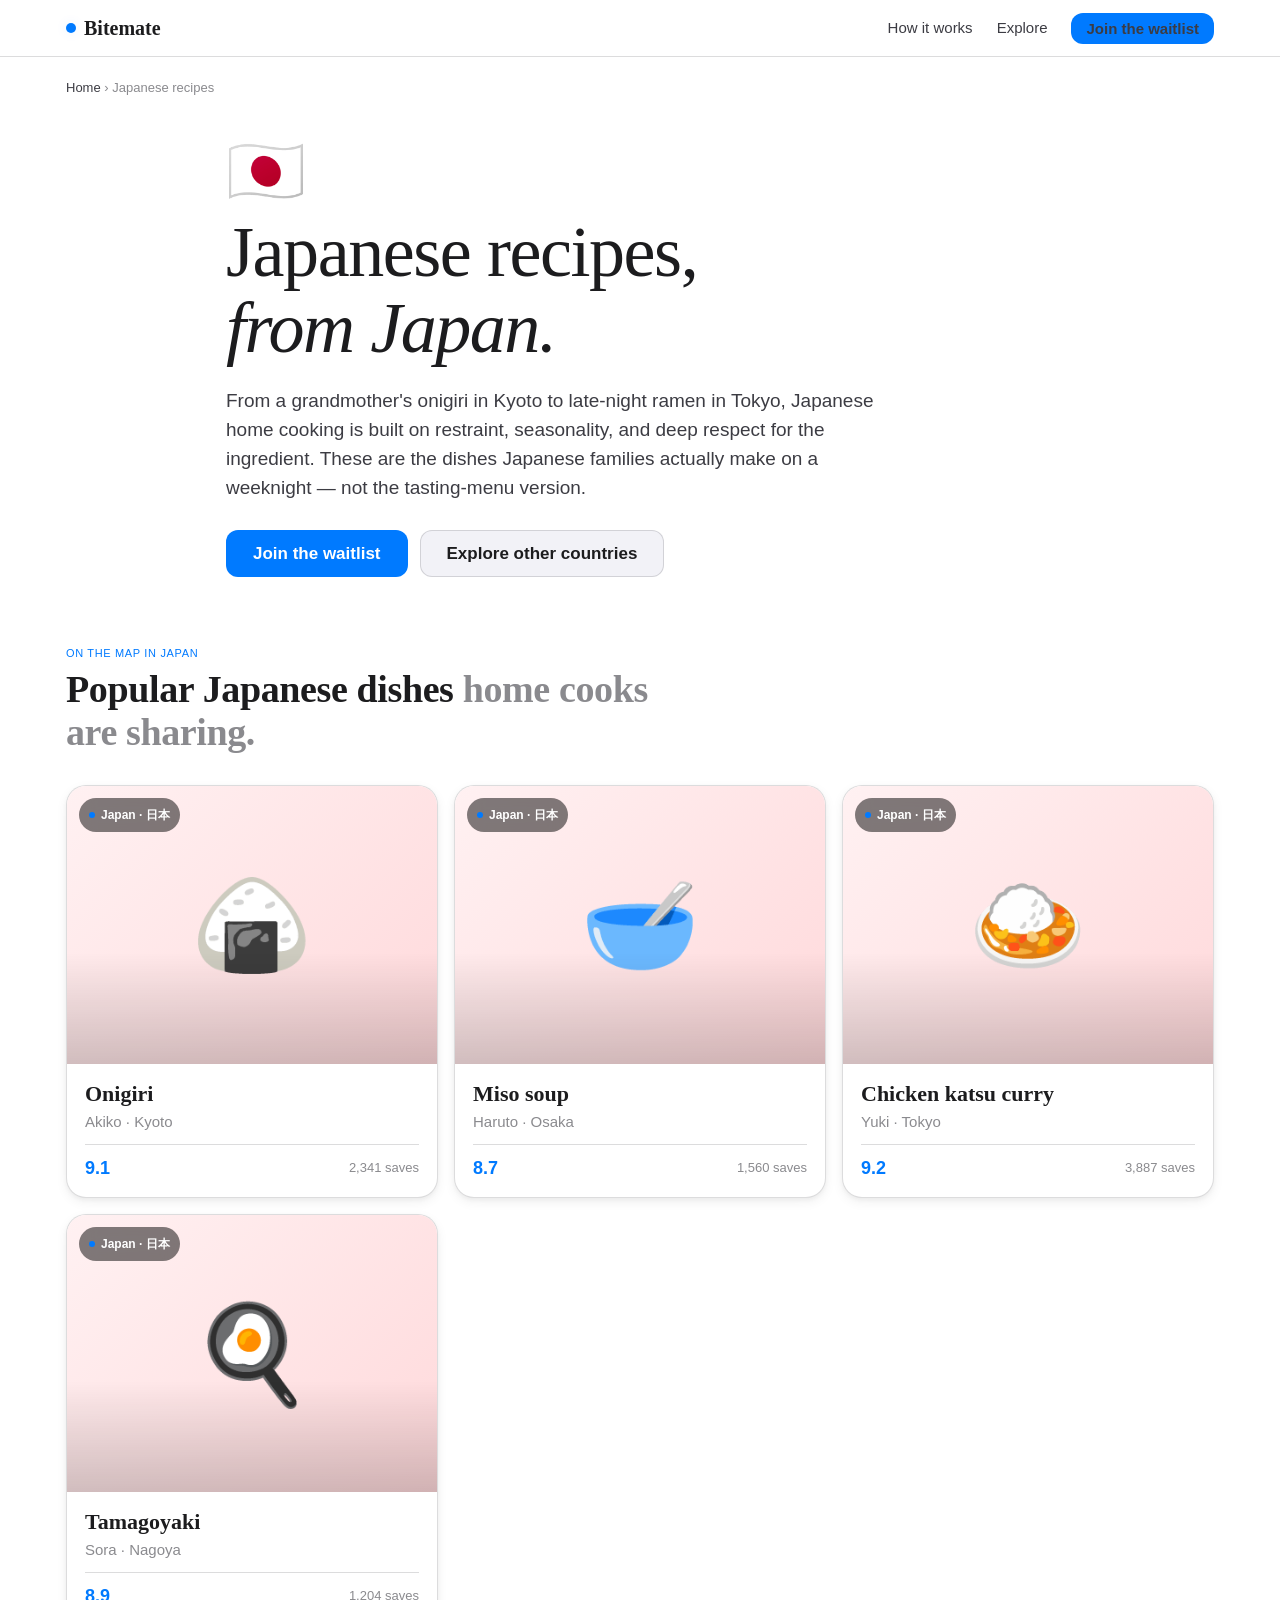
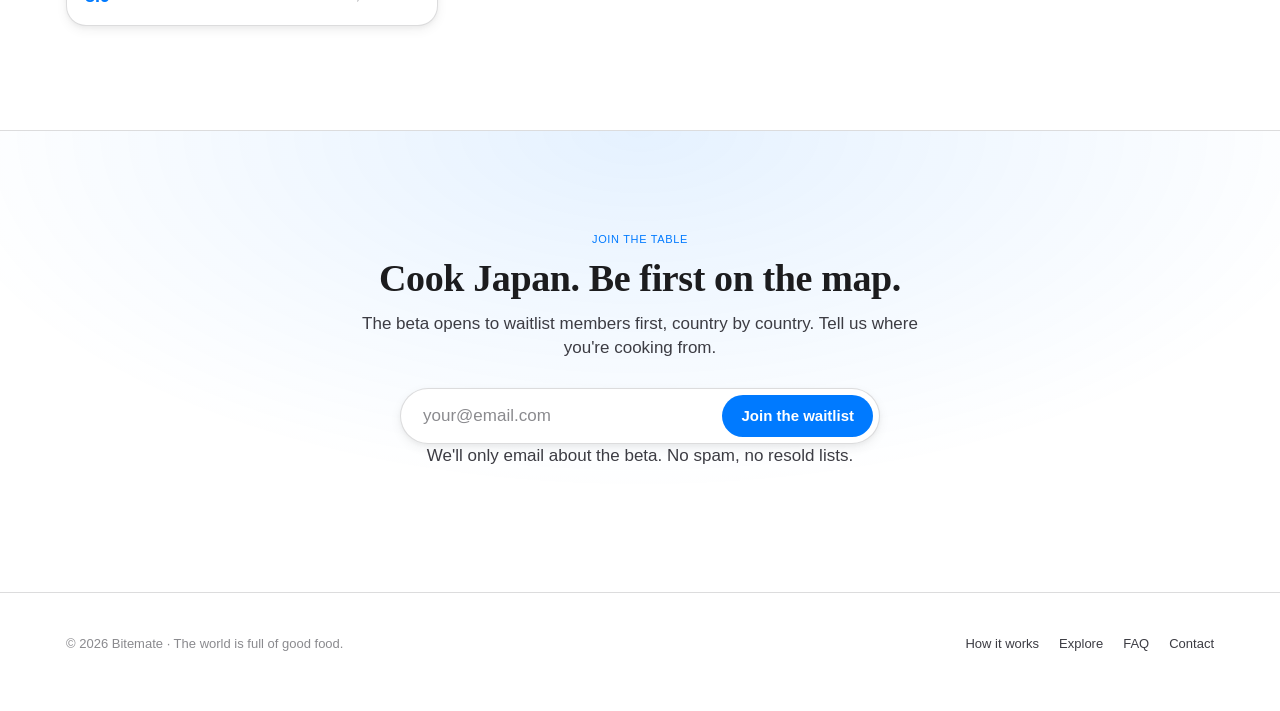
<file: japan/index.html>
<!doctype html>
<html lang="en">
<head>
<meta charset="utf-8" />
<meta name="viewport" content="width=device-width, initial-scale=1, viewport-fit=cover" />
<title>Japanese Recipes — Authentic Japan Home Cooking | Bitemate</title>
<meta name="description" content="Discover authentic Japanese recipes shared by home cooks in Japan. Onigiri, Miso soup, Chicken katsu curry and more — real Japan home cooking on Bitemate." />
<meta name="robots" content="index, follow, max-image-preview:large" />
<meta name="theme-color" content="#FFFFFF" media="(prefers-color-scheme: light)" />
<meta name="theme-color" content="#1C1C1E" media="(prefers-color-scheme: dark)" />
<link rel="canonical" href="https://bitemate.io/japan/" />
<link rel="icon" href="data:image/svg+xml,%3Csvg xmlns='http://www.w3.org/2000/svg' viewBox='0 0 32 32'%3E%3Ccircle cx='16' cy='16' r='15' fill='%23007AFF'/%3E%3Ccircle cx='16' cy='16' r='9' fill='none' stroke='white' stroke-width='1.5'/%3E%3Cpath d='M1 16h30M16 1a20 20 0 0 1 0 30M16 1a20 20 0 0 0 0 30' fill='none' stroke='white' stroke-width='1.5'/%3E%3C/svg%3E" />
<meta property="og:type" content="website" />
<meta property="og:site_name" content="Bitemate" />
<meta property="og:title" content="Japanese Recipes — Authentic Japan Home Cooking | Bitemate" />
<meta property="og:description" content="Discover authentic Japanese recipes shared by home cooks in Japan. Onigiri, Miso soup, Chicken katsu curry and more — real Japan home cooking on Bitemate." />
<meta property="og:url" content="https://bitemate.io/japan/" />
<meta property="og:image" content="https://bitemate.io/og-image.png" />
<meta property="og:image:width" content="1200" />
<meta property="og:image:height" content="630" />
<meta name="twitter:card" content="summary_large_image" />
<meta name="twitter:title" content="Japanese Recipes — Authentic Japan Home Cooking | Bitemate" />
<meta name="twitter:description" content="Discover authentic Japanese recipes shared by home cooks in Japan. Onigiri, Miso soup, Chicken katsu curry and more — real Japan home cooking on Bitemate." />
<meta name="twitter:image" content="https://bitemate.io/og-image.png" />
<script type="application/ld+json">
{"@context":"https://schema.org","@graph":[{"@type":"BreadcrumbList","itemListElement":[{"@type":"ListItem","position":1,"name":"Home","item":"https://bitemate.io/"},{"@type":"ListItem","position":2,"name":"Japanese recipes","item":"https://bitemate.io/japan/"}]},{"@type":"ItemList","name":"Popular Japanese home recipes","itemListElement":[{"@type":"ListItem","position":1,"item":{"@type":"Recipe","name":"Onigiri","recipeCuisine":"Japanese","author":{"@type":"Person","name":"Akiko"},"url":"https://bitemate.io/japan/","aggregateRating":{"@type":"AggregateRating","ratingValue":"9.1","bestRating":"10","ratingCount":"2341"}}},{"@type":"ListItem","position":2,"item":{"@type":"Recipe","name":"Miso soup","recipeCuisine":"Japanese","author":{"@type":"Person","name":"Haruto"},"url":"https://bitemate.io/japan/","aggregateRating":{"@type":"AggregateRating","ratingValue":"8.7","bestRating":"10","ratingCount":"1560"}}},{"@type":"ListItem","position":3,"item":{"@type":"Recipe","name":"Chicken katsu curry","recipeCuisine":"Japanese","author":{"@type":"Person","name":"Yuki"},"url":"https://bitemate.io/japan/","aggregateRating":{"@type":"AggregateRating","ratingValue":"9.2","bestRating":"10","ratingCount":"3887"}}},{"@type":"ListItem","position":4,"item":{"@type":"Recipe","name":"Tamagoyaki","recipeCuisine":"Japanese","author":{"@type":"Person","name":"Sora"},"url":"https://bitemate.io/japan/","aggregateRating":{"@type":"AggregateRating","ratingValue":"8.9","bestRating":"10","ratingCount":"1204"}}}]}]}
</script>
<link rel="stylesheet" href="/assets/country.css" />
</head>
<body>

<header class="nav">
  <div class="wrap nav-row">
    <a href="/" class="brand" aria-label="Bitemate home">
      <span class="dot" aria-hidden="true"></span><span>Bitemate</span>
    </a>
    <nav class="nav-links" aria-label="Primary">
      <a href="/#how">How it works</a>
      <a href="/#explore">Explore</a>
      <a class="btn btn-primary btn-sm" href="/#waitlist">Join the waitlist</a>
    </nav>
  </div>
</header>

<main>
<nav class="breadcrumb wrap" aria-label="Breadcrumb">
  <a href="/">Home</a> <span aria-hidden="true">›</span> <span>Japanese recipes</span>
</nav>

<section class="c-hero wrap">
  <div class="c-flag" aria-hidden="true">🇯🇵</div>
  <h1 class="t-large">Japanese recipes,<br><em class="ny">from Japan.</em></h1>
  <p class="c-intro">From a grandmother's onigiri in Kyoto to late-night ramen in Tokyo, Japanese home cooking is built on restraint, seasonality, and deep respect for the ingredient. These are the dishes Japanese families actually make on a weeknight — not the tasting-menu version.</p>
  <div class="hero-ctas">
    <a class="btn btn-primary btn-lg" href="/#waitlist">Join the waitlist</a>
    <a class="btn btn-gray btn-lg" href="/#explore">Explore other countries</a>
  </div>
</section>

<section class="section-tight wrap">
  <div class="stories-head">
    <div>
      <span class="t-badge" style="margin-bottom:8px; display:inline-block">On the map in Japan</span>
      <h2 class="t-title1">Popular Japanese dishes <span style="color:var(--label-3)">home cooks are sharing.</span></h2>
    </div>
  </div>
  <div class="stories">
      <article class="card">
        <div class="card-img bg-jp"><span aria-hidden="true">🍙</span>
          <div class="card-pin"><span class="dot"></span> Japan · 日本</div>
        </div>
        <div class="card-body">
          <h3 class="card-title">Onigiri</h3>
          <p class="card-meta">Akiko · Kyoto</p>
          <div class="card-row"><span class="card-score">9.1</span><span class="card-saves">2,341 saves</span></div>
        </div>
      </article>
      <article class="card">
        <div class="card-img bg-jp"><span aria-hidden="true">🥣</span>
          <div class="card-pin"><span class="dot"></span> Japan · 日本</div>
        </div>
        <div class="card-body">
          <h3 class="card-title">Miso soup</h3>
          <p class="card-meta">Haruto · Osaka</p>
          <div class="card-row"><span class="card-score">8.7</span><span class="card-saves">1,560 saves</span></div>
        </div>
      </article>
      <article class="card">
        <div class="card-img bg-jp"><span aria-hidden="true">🍛</span>
          <div class="card-pin"><span class="dot"></span> Japan · 日本</div>
        </div>
        <div class="card-body">
          <h3 class="card-title">Chicken katsu curry</h3>
          <p class="card-meta">Yuki · Tokyo</p>
          <div class="card-row"><span class="card-score">9.2</span><span class="card-saves">3,887 saves</span></div>
        </div>
      </article>
      <article class="card">
        <div class="card-img bg-jp"><span aria-hidden="true">🍳</span>
          <div class="card-pin"><span class="dot"></span> Japan · 日本</div>
        </div>
        <div class="card-body">
          <h3 class="card-title">Tamagoyaki</h3>
          <p class="card-meta">Sora · Nagoya</p>
          <div class="card-row"><span class="card-score">8.9</span><span class="card-saves">1,204 saves</span></div>
        </div>
      </article>
  </div>
</section>

<section class="section waitlist">
  <div class="wrap">
    <span class="t-badge">Join the table</span>
    <h2 class="t-title1" style="margin-top:8px">Cook Japan. Be first on the map.</h2>
    <p>The beta opens to waitlist members first, country by country. Tell us where you're cooking from.</p>
    <form class="signup" onsubmit="event.preventDefault(); this.querySelector('button').textContent='You’re on the list.'; this.querySelector('input').value='';" aria-label="Join the waitlist">
      <input type="email" required placeholder="your@email.com" aria-label="Email address" />
      <button class="btn btn-primary" type="submit">Join the waitlist</button>
    </form>
    <p class="legal">We'll only email about the beta. No spam, no resold lists.</p>
  </div>
</section>
</main>

<footer class="footer">
  <div class="wrap footer-row">
    <div>© 2026 Bitemate · The world is full of good food.</div>
    <div class="footer-links">
      <a href="/#how">How it works</a>
      <a href="/#explore">Explore</a>
      <a href="/#faq">FAQ</a>
      <a href="mailto:hello@bitemate.io">Contact</a>
    </div>
  </div>
</footer>

</body>
</html>
</file>
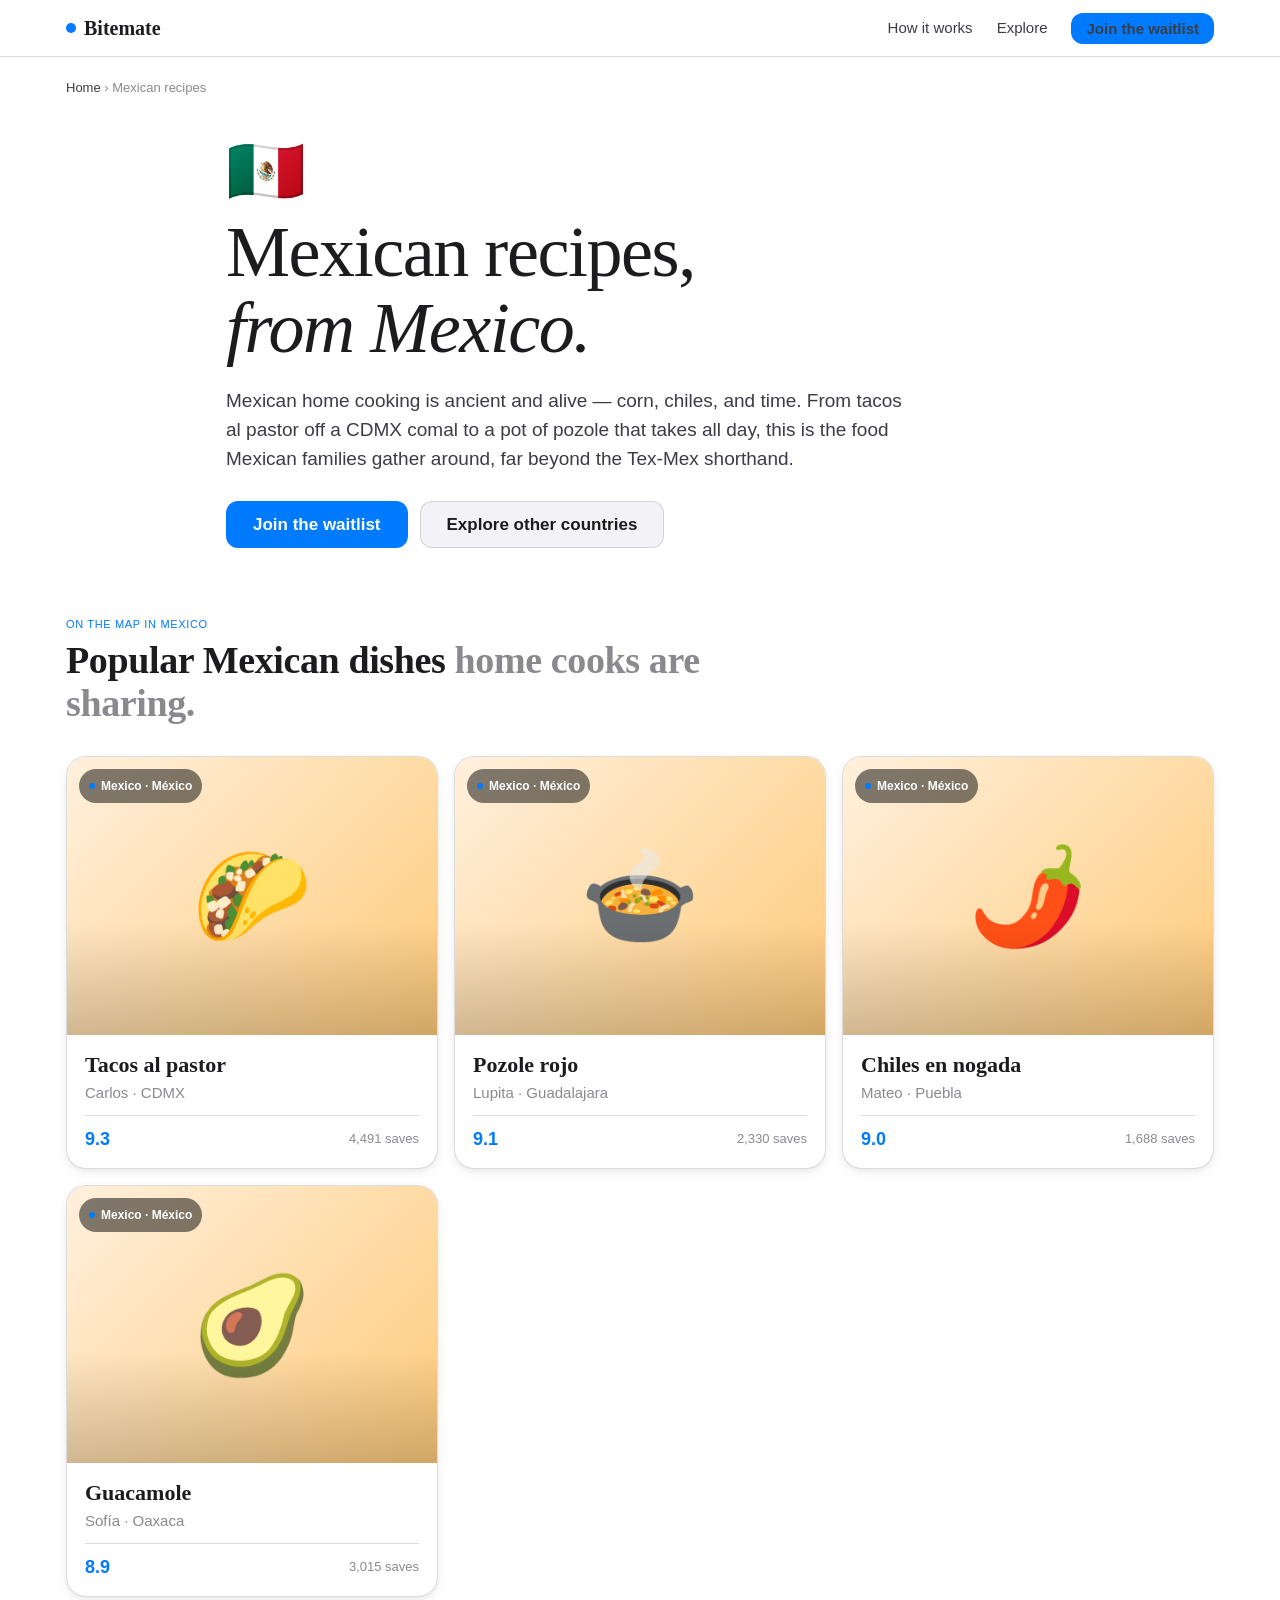
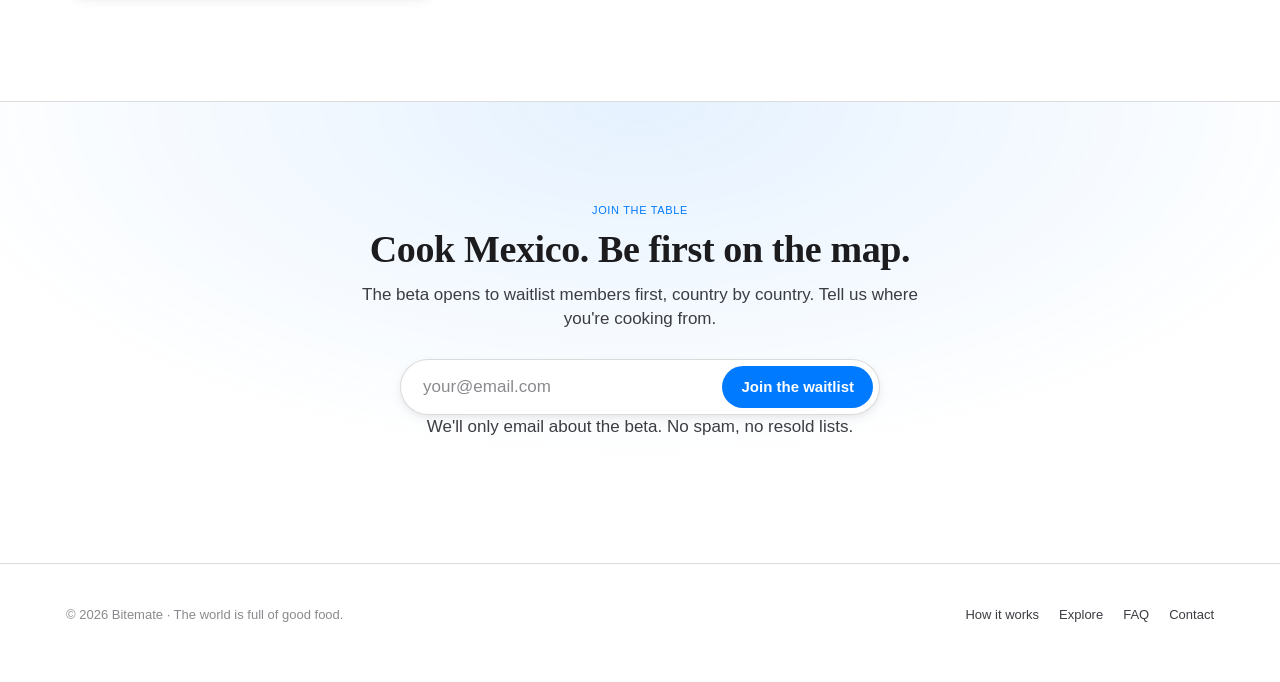
<file: mexico/index.html>
<!doctype html>
<html lang="en">
<head>
<meta charset="utf-8" />
<meta name="viewport" content="width=device-width, initial-scale=1, viewport-fit=cover" />
<title>Mexican Recipes — Authentic Mexico Home Cooking | Bitemate</title>
<meta name="description" content="Discover authentic Mexican recipes shared by home cooks in Mexico. Tacos al pastor, Pozole rojo, Chiles en nogada and more — real Mexico home cooking on Bitemate." />
<meta name="robots" content="index, follow, max-image-preview:large" />
<meta name="theme-color" content="#FFFFFF" media="(prefers-color-scheme: light)" />
<meta name="theme-color" content="#1C1C1E" media="(prefers-color-scheme: dark)" />
<link rel="canonical" href="https://bitemate.io/mexico/" />
<link rel="icon" href="data:image/svg+xml,%3Csvg xmlns='http://www.w3.org/2000/svg' viewBox='0 0 32 32'%3E%3Ccircle cx='16' cy='16' r='15' fill='%23007AFF'/%3E%3Ccircle cx='16' cy='16' r='9' fill='none' stroke='white' stroke-width='1.5'/%3E%3Cpath d='M1 16h30M16 1a20 20 0 0 1 0 30M16 1a20 20 0 0 0 0 30' fill='none' stroke='white' stroke-width='1.5'/%3E%3C/svg%3E" />
<meta property="og:type" content="website" />
<meta property="og:site_name" content="Bitemate" />
<meta property="og:title" content="Mexican Recipes — Authentic Mexico Home Cooking | Bitemate" />
<meta property="og:description" content="Discover authentic Mexican recipes shared by home cooks in Mexico. Tacos al pastor, Pozole rojo, Chiles en nogada and more — real Mexico home cooking on Bitemate." />
<meta property="og:url" content="https://bitemate.io/mexico/" />
<meta property="og:image" content="https://bitemate.io/og-image.png" />
<meta property="og:image:width" content="1200" />
<meta property="og:image:height" content="630" />
<meta name="twitter:card" content="summary_large_image" />
<meta name="twitter:title" content="Mexican Recipes — Authentic Mexico Home Cooking | Bitemate" />
<meta name="twitter:description" content="Discover authentic Mexican recipes shared by home cooks in Mexico. Tacos al pastor, Pozole rojo, Chiles en nogada and more — real Mexico home cooking on Bitemate." />
<meta name="twitter:image" content="https://bitemate.io/og-image.png" />
<script type="application/ld+json">
{"@context":"https://schema.org","@graph":[{"@type":"BreadcrumbList","itemListElement":[{"@type":"ListItem","position":1,"name":"Home","item":"https://bitemate.io/"},{"@type":"ListItem","position":2,"name":"Mexican recipes","item":"https://bitemate.io/mexico/"}]},{"@type":"ItemList","name":"Popular Mexican home recipes","itemListElement":[{"@type":"ListItem","position":1,"item":{"@type":"Recipe","name":"Tacos al pastor","recipeCuisine":"Mexican","author":{"@type":"Person","name":"Carlos"},"url":"https://bitemate.io/mexico/","aggregateRating":{"@type":"AggregateRating","ratingValue":"9.3","bestRating":"10","ratingCount":"4491"}}},{"@type":"ListItem","position":2,"item":{"@type":"Recipe","name":"Pozole rojo","recipeCuisine":"Mexican","author":{"@type":"Person","name":"Lupita"},"url":"https://bitemate.io/mexico/","aggregateRating":{"@type":"AggregateRating","ratingValue":"9.1","bestRating":"10","ratingCount":"2330"}}},{"@type":"ListItem","position":3,"item":{"@type":"Recipe","name":"Chiles en nogada","recipeCuisine":"Mexican","author":{"@type":"Person","name":"Mateo"},"url":"https://bitemate.io/mexico/","aggregateRating":{"@type":"AggregateRating","ratingValue":"9.0","bestRating":"10","ratingCount":"1688"}}},{"@type":"ListItem","position":4,"item":{"@type":"Recipe","name":"Guacamole","recipeCuisine":"Mexican","author":{"@type":"Person","name":"Sofía"},"url":"https://bitemate.io/mexico/","aggregateRating":{"@type":"AggregateRating","ratingValue":"8.9","bestRating":"10","ratingCount":"3015"}}}]}]}
</script>
<link rel="stylesheet" href="/assets/country.css" />
</head>
<body>

<header class="nav">
  <div class="wrap nav-row">
    <a href="/" class="brand" aria-label="Bitemate home">
      <span class="dot" aria-hidden="true"></span><span>Bitemate</span>
    </a>
    <nav class="nav-links" aria-label="Primary">
      <a href="/#how">How it works</a>
      <a href="/#explore">Explore</a>
      <a class="btn btn-primary btn-sm" href="/#waitlist">Join the waitlist</a>
    </nav>
  </div>
</header>

<main>
<nav class="breadcrumb wrap" aria-label="Breadcrumb">
  <a href="/">Home</a> <span aria-hidden="true">›</span> <span>Mexican recipes</span>
</nav>

<section class="c-hero wrap">
  <div class="c-flag" aria-hidden="true">🇲🇽</div>
  <h1 class="t-large">Mexican recipes,<br><em class="ny">from Mexico.</em></h1>
  <p class="c-intro">Mexican home cooking is ancient and alive — corn, chiles, and time. From tacos al pastor off a CDMX comal to a pot of pozole that takes all day, this is the food Mexican families gather around, far beyond the Tex-Mex shorthand.</p>
  <div class="hero-ctas">
    <a class="btn btn-primary btn-lg" href="/#waitlist">Join the waitlist</a>
    <a class="btn btn-gray btn-lg" href="/#explore">Explore other countries</a>
  </div>
</section>

<section class="section-tight wrap">
  <div class="stories-head">
    <div>
      <span class="t-badge" style="margin-bottom:8px; display:inline-block">On the map in Mexico</span>
      <h2 class="t-title1">Popular Mexican dishes <span style="color:var(--label-3)">home cooks are sharing.</span></h2>
    </div>
  </div>
  <div class="stories">
      <article class="card">
        <div class="card-img bg-mx"><span aria-hidden="true">🌮</span>
          <div class="card-pin"><span class="dot"></span> Mexico · México</div>
        </div>
        <div class="card-body">
          <h3 class="card-title">Tacos al pastor</h3>
          <p class="card-meta">Carlos · CDMX</p>
          <div class="card-row"><span class="card-score">9.3</span><span class="card-saves">4,491 saves</span></div>
        </div>
      </article>
      <article class="card">
        <div class="card-img bg-mx"><span aria-hidden="true">🍲</span>
          <div class="card-pin"><span class="dot"></span> Mexico · México</div>
        </div>
        <div class="card-body">
          <h3 class="card-title">Pozole rojo</h3>
          <p class="card-meta">Lupita · Guadalajara</p>
          <div class="card-row"><span class="card-score">9.1</span><span class="card-saves">2,330 saves</span></div>
        </div>
      </article>
      <article class="card">
        <div class="card-img bg-mx"><span aria-hidden="true">🌶️</span>
          <div class="card-pin"><span class="dot"></span> Mexico · México</div>
        </div>
        <div class="card-body">
          <h3 class="card-title">Chiles en nogada</h3>
          <p class="card-meta">Mateo · Puebla</p>
          <div class="card-row"><span class="card-score">9.0</span><span class="card-saves">1,688 saves</span></div>
        </div>
      </article>
      <article class="card">
        <div class="card-img bg-mx"><span aria-hidden="true">🥑</span>
          <div class="card-pin"><span class="dot"></span> Mexico · México</div>
        </div>
        <div class="card-body">
          <h3 class="card-title">Guacamole</h3>
          <p class="card-meta">Sofía · Oaxaca</p>
          <div class="card-row"><span class="card-score">8.9</span><span class="card-saves">3,015 saves</span></div>
        </div>
      </article>
  </div>
</section>

<section class="section waitlist">
  <div class="wrap">
    <span class="t-badge">Join the table</span>
    <h2 class="t-title1" style="margin-top:8px">Cook Mexico. Be first on the map.</h2>
    <p>The beta opens to waitlist members first, country by country. Tell us where you're cooking from.</p>
    <form class="signup" onsubmit="event.preventDefault(); this.querySelector('button').textContent='You’re on the list.'; this.querySelector('input').value='';" aria-label="Join the waitlist">
      <input type="email" required placeholder="your@email.com" aria-label="Email address" />
      <button class="btn btn-primary" type="submit">Join the waitlist</button>
    </form>
    <p class="legal">We'll only email about the beta. No spam, no resold lists.</p>
  </div>
</section>
</main>

<footer class="footer">
  <div class="wrap footer-row">
    <div>© 2026 Bitemate · The world is full of good food.</div>
    <div class="footer-links">
      <a href="/#how">How it works</a>
      <a href="/#explore">Explore</a>
      <a href="/#faq">FAQ</a>
      <a href="mailto:hello@bitemate.io">Contact</a>
    </div>
  </div>
</footer>

</body>
</html>
</file>
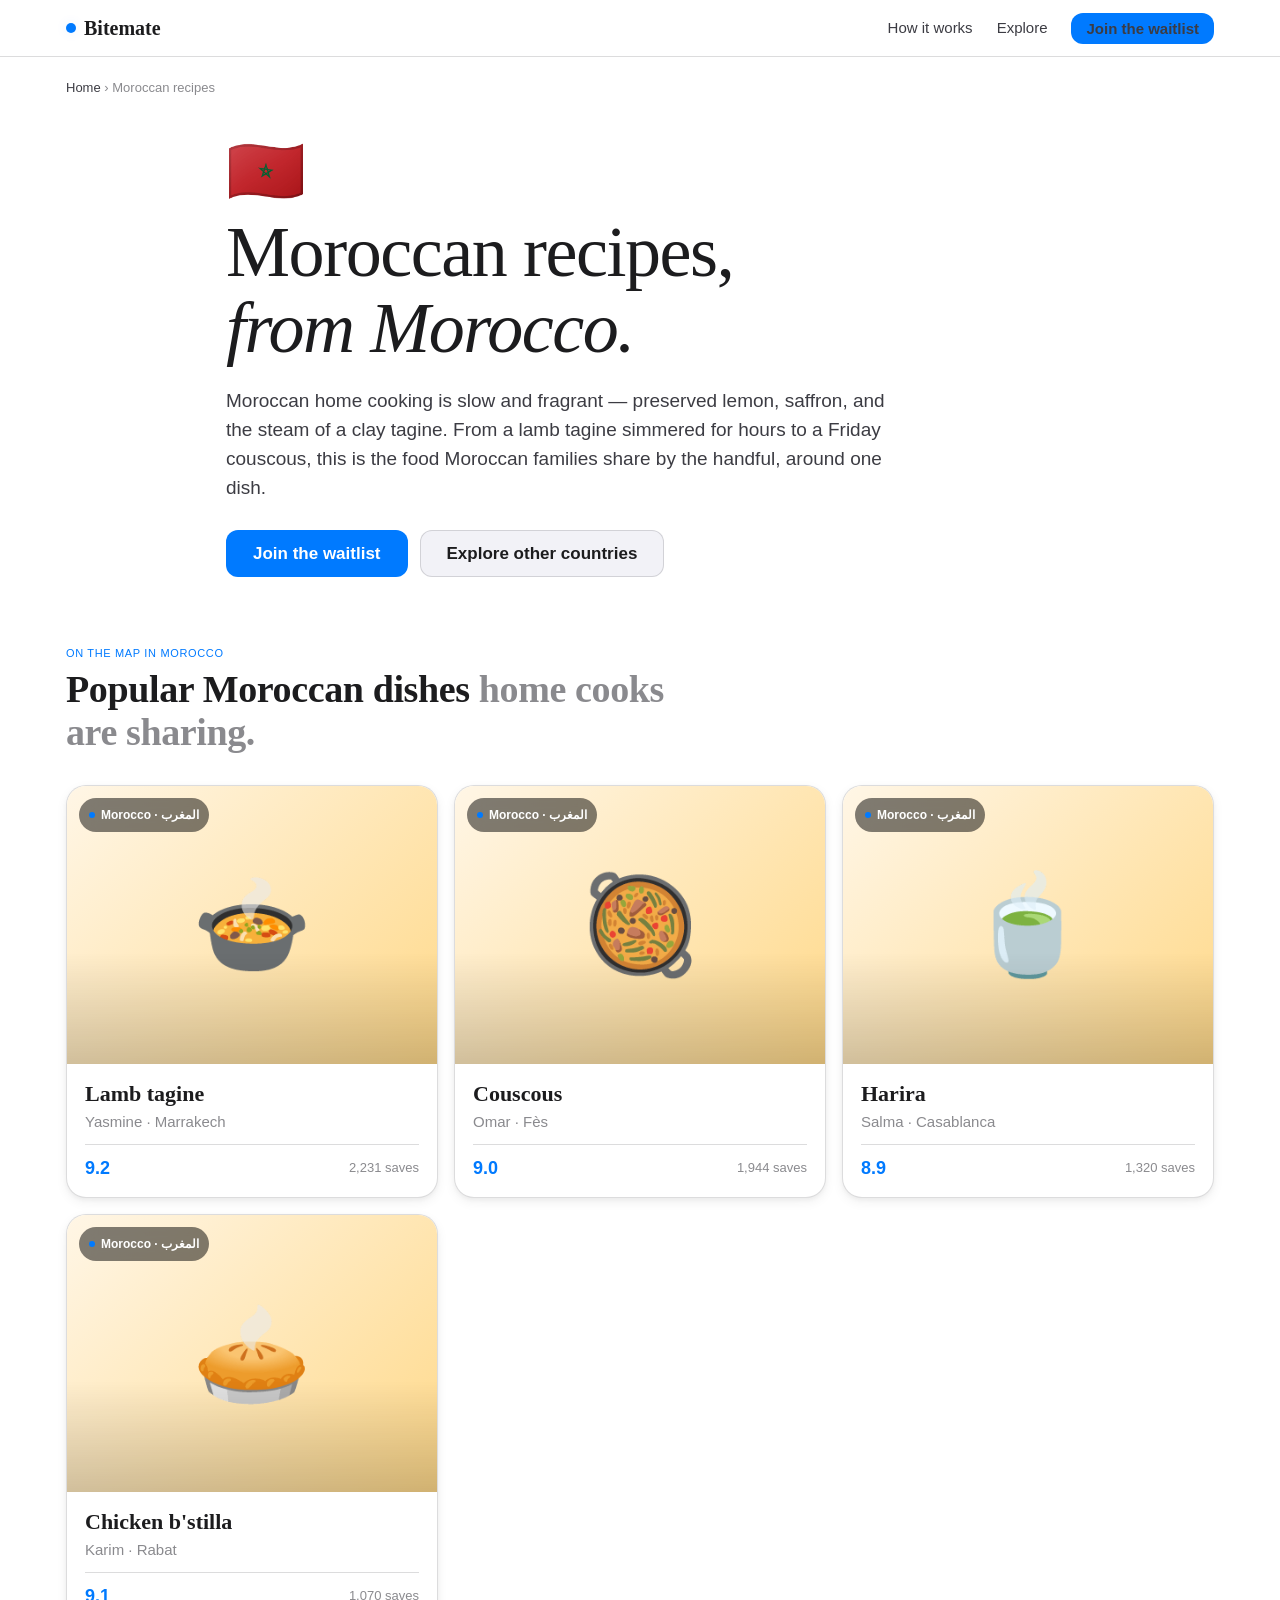
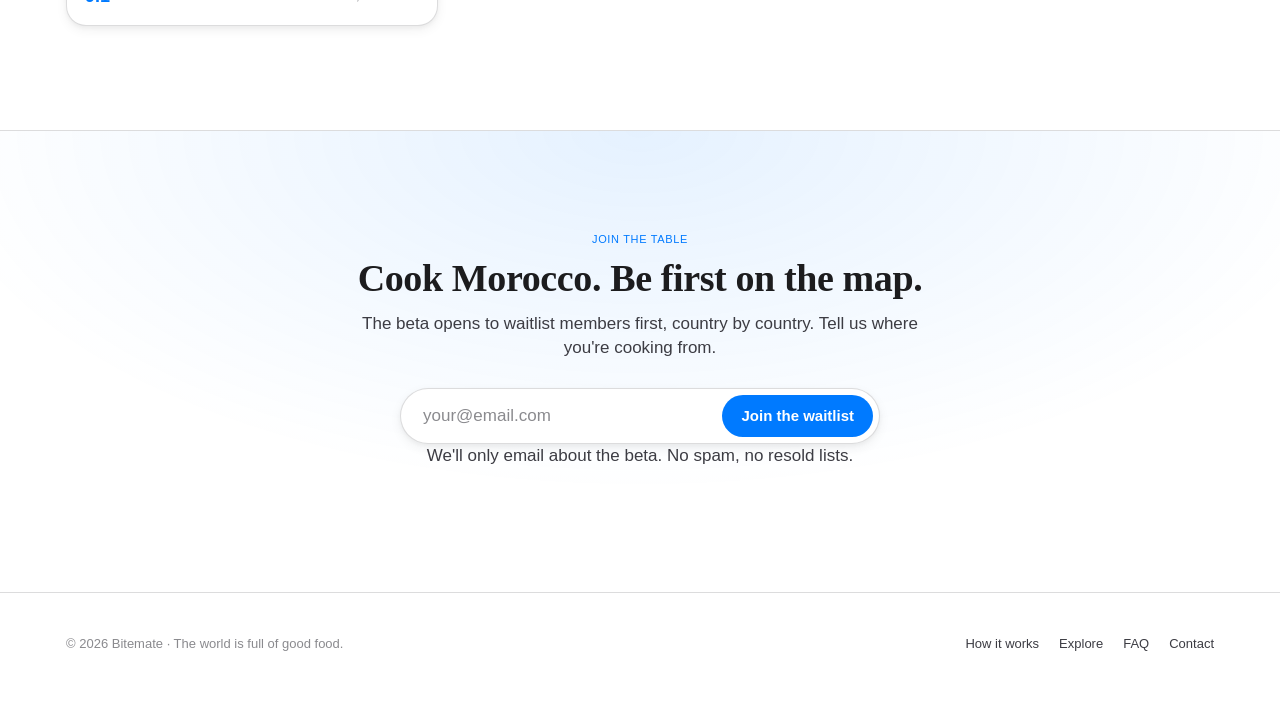
<file: morocco/index.html>
<!doctype html>
<html lang="en">
<head>
<meta charset="utf-8" />
<meta name="viewport" content="width=device-width, initial-scale=1, viewport-fit=cover" />
<title>Moroccan Recipes — Authentic Morocco Home Cooking | Bitemate</title>
<meta name="description" content="Discover authentic Moroccan recipes shared by home cooks in Morocco. Lamb tagine, Couscous, Harira and more — real Morocco home cooking on Bitemate." />
<meta name="robots" content="index, follow, max-image-preview:large" />
<meta name="theme-color" content="#FFFFFF" media="(prefers-color-scheme: light)" />
<meta name="theme-color" content="#1C1C1E" media="(prefers-color-scheme: dark)" />
<link rel="canonical" href="https://bitemate.io/morocco/" />
<link rel="icon" href="data:image/svg+xml,%3Csvg xmlns='http://www.w3.org/2000/svg' viewBox='0 0 32 32'%3E%3Ccircle cx='16' cy='16' r='15' fill='%23007AFF'/%3E%3Ccircle cx='16' cy='16' r='9' fill='none' stroke='white' stroke-width='1.5'/%3E%3Cpath d='M1 16h30M16 1a20 20 0 0 1 0 30M16 1a20 20 0 0 0 0 30' fill='none' stroke='white' stroke-width='1.5'/%3E%3C/svg%3E" />
<meta property="og:type" content="website" />
<meta property="og:site_name" content="Bitemate" />
<meta property="og:title" content="Moroccan Recipes — Authentic Morocco Home Cooking | Bitemate" />
<meta property="og:description" content="Discover authentic Moroccan recipes shared by home cooks in Morocco. Lamb tagine, Couscous, Harira and more — real Morocco home cooking on Bitemate." />
<meta property="og:url" content="https://bitemate.io/morocco/" />
<meta property="og:image" content="https://bitemate.io/og-image.png" />
<meta property="og:image:width" content="1200" />
<meta property="og:image:height" content="630" />
<meta name="twitter:card" content="summary_large_image" />
<meta name="twitter:title" content="Moroccan Recipes — Authentic Morocco Home Cooking | Bitemate" />
<meta name="twitter:description" content="Discover authentic Moroccan recipes shared by home cooks in Morocco. Lamb tagine, Couscous, Harira and more — real Morocco home cooking on Bitemate." />
<meta name="twitter:image" content="https://bitemate.io/og-image.png" />
<script type="application/ld+json">
{"@context":"https://schema.org","@graph":[{"@type":"BreadcrumbList","itemListElement":[{"@type":"ListItem","position":1,"name":"Home","item":"https://bitemate.io/"},{"@type":"ListItem","position":2,"name":"Moroccan recipes","item":"https://bitemate.io/morocco/"}]},{"@type":"ItemList","name":"Popular Moroccan home recipes","itemListElement":[{"@type":"ListItem","position":1,"item":{"@type":"Recipe","name":"Lamb tagine","recipeCuisine":"Moroccan","author":{"@type":"Person","name":"Yasmine"},"url":"https://bitemate.io/morocco/","aggregateRating":{"@type":"AggregateRating","ratingValue":"9.2","bestRating":"10","ratingCount":"2231"}}},{"@type":"ListItem","position":2,"item":{"@type":"Recipe","name":"Couscous","recipeCuisine":"Moroccan","author":{"@type":"Person","name":"Omar"},"url":"https://bitemate.io/morocco/","aggregateRating":{"@type":"AggregateRating","ratingValue":"9.0","bestRating":"10","ratingCount":"1944"}}},{"@type":"ListItem","position":3,"item":{"@type":"Recipe","name":"Harira","recipeCuisine":"Moroccan","author":{"@type":"Person","name":"Salma"},"url":"https://bitemate.io/morocco/","aggregateRating":{"@type":"AggregateRating","ratingValue":"8.9","bestRating":"10","ratingCount":"1320"}}},{"@type":"ListItem","position":4,"item":{"@type":"Recipe","name":"Chicken b'stilla","recipeCuisine":"Moroccan","author":{"@type":"Person","name":"Karim"},"url":"https://bitemate.io/morocco/","aggregateRating":{"@type":"AggregateRating","ratingValue":"9.1","bestRating":"10","ratingCount":"1070"}}}]}]}
</script>
<link rel="stylesheet" href="/assets/country.css" />
</head>
<body>

<header class="nav">
  <div class="wrap nav-row">
    <a href="/" class="brand" aria-label="Bitemate home">
      <span class="dot" aria-hidden="true"></span><span>Bitemate</span>
    </a>
    <nav class="nav-links" aria-label="Primary">
      <a href="/#how">How it works</a>
      <a href="/#explore">Explore</a>
      <a class="btn btn-primary btn-sm" href="/#waitlist">Join the waitlist</a>
    </nav>
  </div>
</header>

<main>
<nav class="breadcrumb wrap" aria-label="Breadcrumb">
  <a href="/">Home</a> <span aria-hidden="true">›</span> <span>Moroccan recipes</span>
</nav>

<section class="c-hero wrap">
  <div class="c-flag" aria-hidden="true">🇲🇦</div>
  <h1 class="t-large">Moroccan recipes,<br><em class="ny">from Morocco.</em></h1>
  <p class="c-intro">Moroccan home cooking is slow and fragrant — preserved lemon, saffron, and the steam of a clay tagine. From a lamb tagine simmered for hours to a Friday couscous, this is the food Moroccan families share by the handful, around one dish.</p>
  <div class="hero-ctas">
    <a class="btn btn-primary btn-lg" href="/#waitlist">Join the waitlist</a>
    <a class="btn btn-gray btn-lg" href="/#explore">Explore other countries</a>
  </div>
</section>

<section class="section-tight wrap">
  <div class="stories-head">
    <div>
      <span class="t-badge" style="margin-bottom:8px; display:inline-block">On the map in Morocco</span>
      <h2 class="t-title1">Popular Moroccan dishes <span style="color:var(--label-3)">home cooks are sharing.</span></h2>
    </div>
  </div>
  <div class="stories">
      <article class="card">
        <div class="card-img bg-ma"><span aria-hidden="true">🍲</span>
          <div class="card-pin"><span class="dot"></span> Morocco · المغرب</div>
        </div>
        <div class="card-body">
          <h3 class="card-title">Lamb tagine</h3>
          <p class="card-meta">Yasmine · Marrakech</p>
          <div class="card-row"><span class="card-score">9.2</span><span class="card-saves">2,231 saves</span></div>
        </div>
      </article>
      <article class="card">
        <div class="card-img bg-ma"><span aria-hidden="true">🥘</span>
          <div class="card-pin"><span class="dot"></span> Morocco · المغرب</div>
        </div>
        <div class="card-body">
          <h3 class="card-title">Couscous</h3>
          <p class="card-meta">Omar · Fès</p>
          <div class="card-row"><span class="card-score">9.0</span><span class="card-saves">1,944 saves</span></div>
        </div>
      </article>
      <article class="card">
        <div class="card-img bg-ma"><span aria-hidden="true">🍵</span>
          <div class="card-pin"><span class="dot"></span> Morocco · المغرب</div>
        </div>
        <div class="card-body">
          <h3 class="card-title">Harira</h3>
          <p class="card-meta">Salma · Casablanca</p>
          <div class="card-row"><span class="card-score">8.9</span><span class="card-saves">1,320 saves</span></div>
        </div>
      </article>
      <article class="card">
        <div class="card-img bg-ma"><span aria-hidden="true">🥧</span>
          <div class="card-pin"><span class="dot"></span> Morocco · المغرب</div>
        </div>
        <div class="card-body">
          <h3 class="card-title">Chicken b'stilla</h3>
          <p class="card-meta">Karim · Rabat</p>
          <div class="card-row"><span class="card-score">9.1</span><span class="card-saves">1,070 saves</span></div>
        </div>
      </article>
  </div>
</section>

<section class="section waitlist">
  <div class="wrap">
    <span class="t-badge">Join the table</span>
    <h2 class="t-title1" style="margin-top:8px">Cook Morocco. Be first on the map.</h2>
    <p>The beta opens to waitlist members first, country by country. Tell us where you're cooking from.</p>
    <form class="signup" onsubmit="event.preventDefault(); this.querySelector('button').textContent='You’re on the list.'; this.querySelector('input').value='';" aria-label="Join the waitlist">
      <input type="email" required placeholder="your@email.com" aria-label="Email address" />
      <button class="btn btn-primary" type="submit">Join the waitlist</button>
    </form>
    <p class="legal">We'll only email about the beta. No spam, no resold lists.</p>
  </div>
</section>
</main>

<footer class="footer">
  <div class="wrap footer-row">
    <div>© 2026 Bitemate · The world is full of good food.</div>
    <div class="footer-links">
      <a href="/#how">How it works</a>
      <a href="/#explore">Explore</a>
      <a href="/#faq">FAQ</a>
      <a href="mailto:hello@bitemate.io">Contact</a>
    </div>
  </div>
</footer>

</body>
</html>
</file>
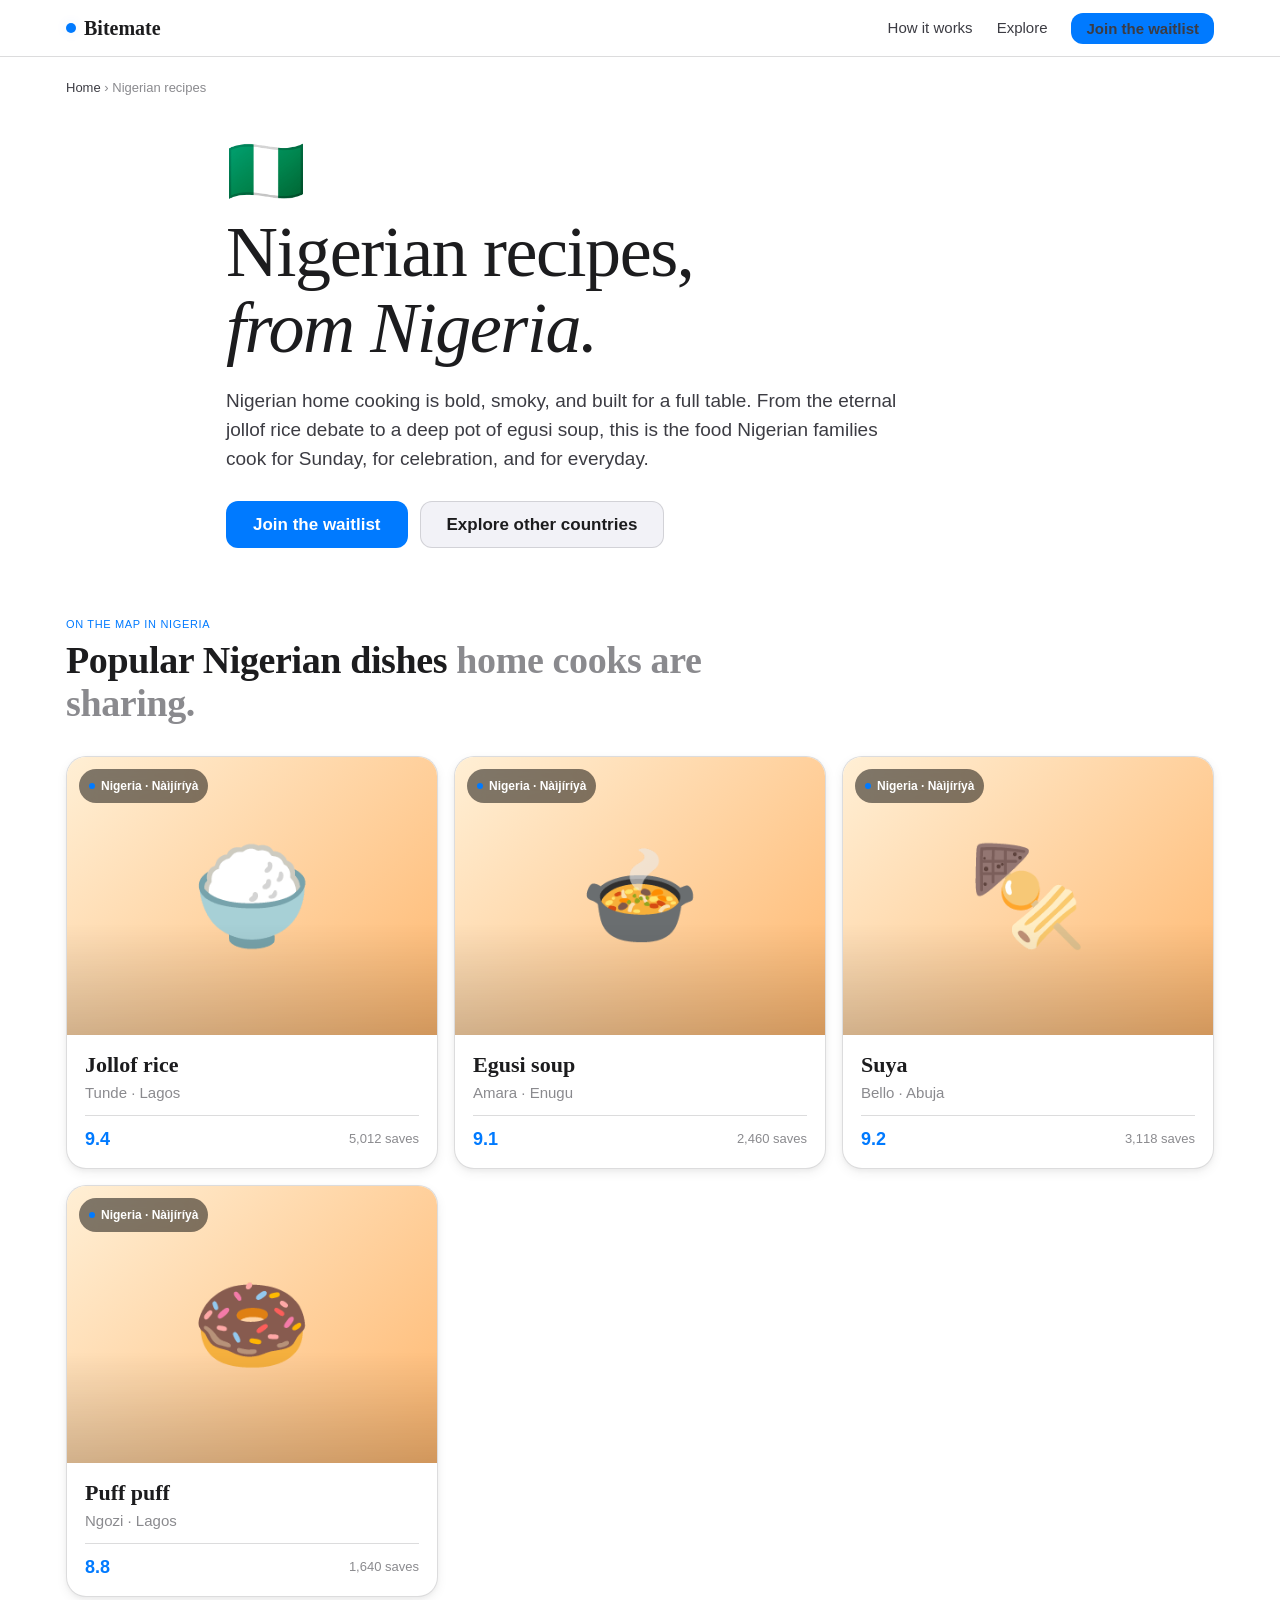
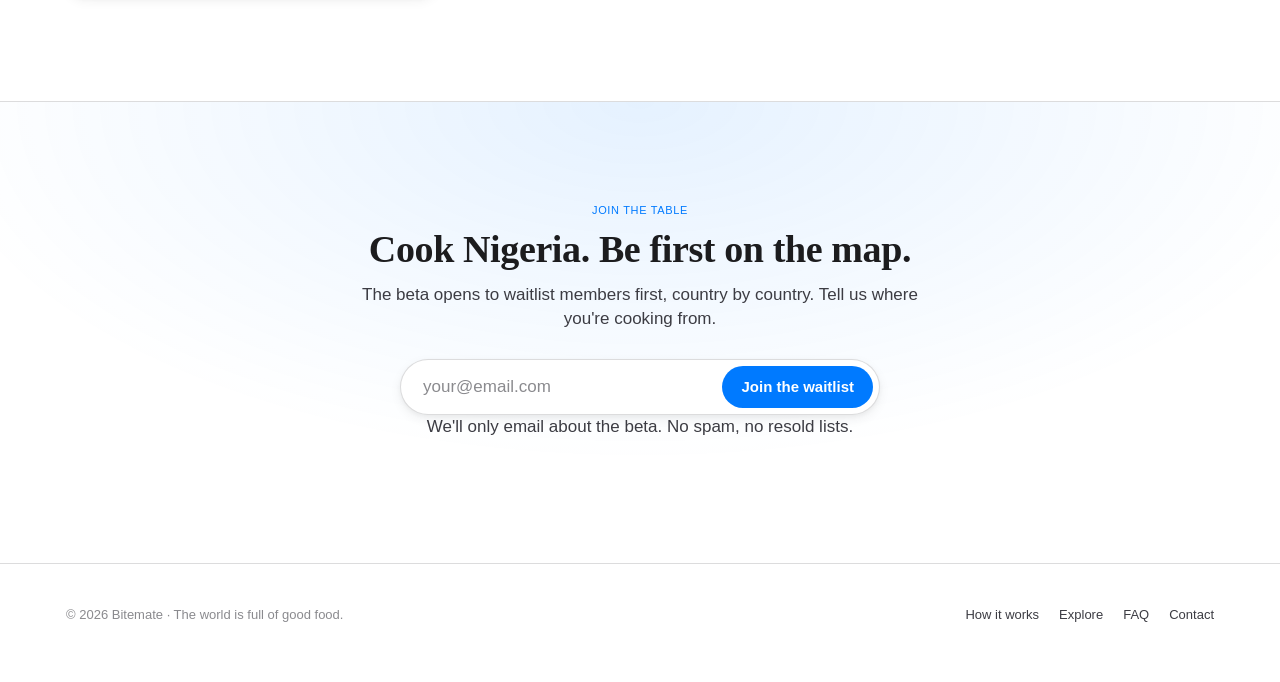
<file: nigeria/index.html>
<!doctype html>
<html lang="en">
<head>
<meta charset="utf-8" />
<meta name="viewport" content="width=device-width, initial-scale=1, viewport-fit=cover" />
<title>Nigerian Recipes — Authentic Nigeria Home Cooking | Bitemate</title>
<meta name="description" content="Discover authentic Nigerian recipes shared by home cooks in Nigeria. Jollof rice, Egusi soup, Suya and more — real Nigeria home cooking on Bitemate." />
<meta name="robots" content="index, follow, max-image-preview:large" />
<meta name="theme-color" content="#FFFFFF" media="(prefers-color-scheme: light)" />
<meta name="theme-color" content="#1C1C1E" media="(prefers-color-scheme: dark)" />
<link rel="canonical" href="https://bitemate.io/nigeria/" />
<link rel="icon" href="data:image/svg+xml,%3Csvg xmlns='http://www.w3.org/2000/svg' viewBox='0 0 32 32'%3E%3Ccircle cx='16' cy='16' r='15' fill='%23007AFF'/%3E%3Ccircle cx='16' cy='16' r='9' fill='none' stroke='white' stroke-width='1.5'/%3E%3Cpath d='M1 16h30M16 1a20 20 0 0 1 0 30M16 1a20 20 0 0 0 0 30' fill='none' stroke='white' stroke-width='1.5'/%3E%3C/svg%3E" />
<meta property="og:type" content="website" />
<meta property="og:site_name" content="Bitemate" />
<meta property="og:title" content="Nigerian Recipes — Authentic Nigeria Home Cooking | Bitemate" />
<meta property="og:description" content="Discover authentic Nigerian recipes shared by home cooks in Nigeria. Jollof rice, Egusi soup, Suya and more — real Nigeria home cooking on Bitemate." />
<meta property="og:url" content="https://bitemate.io/nigeria/" />
<meta property="og:image" content="https://bitemate.io/og-image.png" />
<meta property="og:image:width" content="1200" />
<meta property="og:image:height" content="630" />
<meta name="twitter:card" content="summary_large_image" />
<meta name="twitter:title" content="Nigerian Recipes — Authentic Nigeria Home Cooking | Bitemate" />
<meta name="twitter:description" content="Discover authentic Nigerian recipes shared by home cooks in Nigeria. Jollof rice, Egusi soup, Suya and more — real Nigeria home cooking on Bitemate." />
<meta name="twitter:image" content="https://bitemate.io/og-image.png" />
<script type="application/ld+json">
{"@context":"https://schema.org","@graph":[{"@type":"BreadcrumbList","itemListElement":[{"@type":"ListItem","position":1,"name":"Home","item":"https://bitemate.io/"},{"@type":"ListItem","position":2,"name":"Nigerian recipes","item":"https://bitemate.io/nigeria/"}]},{"@type":"ItemList","name":"Popular Nigerian home recipes","itemListElement":[{"@type":"ListItem","position":1,"item":{"@type":"Recipe","name":"Jollof rice","recipeCuisine":"Nigerian","author":{"@type":"Person","name":"Tunde"},"url":"https://bitemate.io/nigeria/","aggregateRating":{"@type":"AggregateRating","ratingValue":"9.4","bestRating":"10","ratingCount":"5012"}}},{"@type":"ListItem","position":2,"item":{"@type":"Recipe","name":"Egusi soup","recipeCuisine":"Nigerian","author":{"@type":"Person","name":"Amara"},"url":"https://bitemate.io/nigeria/","aggregateRating":{"@type":"AggregateRating","ratingValue":"9.1","bestRating":"10","ratingCount":"2460"}}},{"@type":"ListItem","position":3,"item":{"@type":"Recipe","name":"Suya","recipeCuisine":"Nigerian","author":{"@type":"Person","name":"Bello"},"url":"https://bitemate.io/nigeria/","aggregateRating":{"@type":"AggregateRating","ratingValue":"9.2","bestRating":"10","ratingCount":"3118"}}},{"@type":"ListItem","position":4,"item":{"@type":"Recipe","name":"Puff puff","recipeCuisine":"Nigerian","author":{"@type":"Person","name":"Ngozi"},"url":"https://bitemate.io/nigeria/","aggregateRating":{"@type":"AggregateRating","ratingValue":"8.8","bestRating":"10","ratingCount":"1640"}}}]}]}
</script>
<link rel="stylesheet" href="/assets/country.css" />
</head>
<body>

<header class="nav">
  <div class="wrap nav-row">
    <a href="/" class="brand" aria-label="Bitemate home">
      <span class="dot" aria-hidden="true"></span><span>Bitemate</span>
    </a>
    <nav class="nav-links" aria-label="Primary">
      <a href="/#how">How it works</a>
      <a href="/#explore">Explore</a>
      <a class="btn btn-primary btn-sm" href="/#waitlist">Join the waitlist</a>
    </nav>
  </div>
</header>

<main>
<nav class="breadcrumb wrap" aria-label="Breadcrumb">
  <a href="/">Home</a> <span aria-hidden="true">›</span> <span>Nigerian recipes</span>
</nav>

<section class="c-hero wrap">
  <div class="c-flag" aria-hidden="true">🇳🇬</div>
  <h1 class="t-large">Nigerian recipes,<br><em class="ny">from Nigeria.</em></h1>
  <p class="c-intro">Nigerian home cooking is bold, smoky, and built for a full table. From the eternal jollof rice debate to a deep pot of egusi soup, this is the food Nigerian families cook for Sunday, for celebration, and for everyday.</p>
  <div class="hero-ctas">
    <a class="btn btn-primary btn-lg" href="/#waitlist">Join the waitlist</a>
    <a class="btn btn-gray btn-lg" href="/#explore">Explore other countries</a>
  </div>
</section>

<section class="section-tight wrap">
  <div class="stories-head">
    <div>
      <span class="t-badge" style="margin-bottom:8px; display:inline-block">On the map in Nigeria</span>
      <h2 class="t-title1">Popular Nigerian dishes <span style="color:var(--label-3)">home cooks are sharing.</span></h2>
    </div>
  </div>
  <div class="stories">
      <article class="card">
        <div class="card-img bg-ng"><span aria-hidden="true">🍚</span>
          <div class="card-pin"><span class="dot"></span> Nigeria · Nàìjíríyà</div>
        </div>
        <div class="card-body">
          <h3 class="card-title">Jollof rice</h3>
          <p class="card-meta">Tunde · Lagos</p>
          <div class="card-row"><span class="card-score">9.4</span><span class="card-saves">5,012 saves</span></div>
        </div>
      </article>
      <article class="card">
        <div class="card-img bg-ng"><span aria-hidden="true">🍲</span>
          <div class="card-pin"><span class="dot"></span> Nigeria · Nàìjíríyà</div>
        </div>
        <div class="card-body">
          <h3 class="card-title">Egusi soup</h3>
          <p class="card-meta">Amara · Enugu</p>
          <div class="card-row"><span class="card-score">9.1</span><span class="card-saves">2,460 saves</span></div>
        </div>
      </article>
      <article class="card">
        <div class="card-img bg-ng"><span aria-hidden="true">🍢</span>
          <div class="card-pin"><span class="dot"></span> Nigeria · Nàìjíríyà</div>
        </div>
        <div class="card-body">
          <h3 class="card-title">Suya</h3>
          <p class="card-meta">Bello · Abuja</p>
          <div class="card-row"><span class="card-score">9.2</span><span class="card-saves">3,118 saves</span></div>
        </div>
      </article>
      <article class="card">
        <div class="card-img bg-ng"><span aria-hidden="true">🍩</span>
          <div class="card-pin"><span class="dot"></span> Nigeria · Nàìjíríyà</div>
        </div>
        <div class="card-body">
          <h3 class="card-title">Puff puff</h3>
          <p class="card-meta">Ngozi · Lagos</p>
          <div class="card-row"><span class="card-score">8.8</span><span class="card-saves">1,640 saves</span></div>
        </div>
      </article>
  </div>
</section>

<section class="section waitlist">
  <div class="wrap">
    <span class="t-badge">Join the table</span>
    <h2 class="t-title1" style="margin-top:8px">Cook Nigeria. Be first on the map.</h2>
    <p>The beta opens to waitlist members first, country by country. Tell us where you're cooking from.</p>
    <form class="signup" onsubmit="event.preventDefault(); this.querySelector('button').textContent='You’re on the list.'; this.querySelector('input').value='';" aria-label="Join the waitlist">
      <input type="email" required placeholder="your@email.com" aria-label="Email address" />
      <button class="btn btn-primary" type="submit">Join the waitlist</button>
    </form>
    <p class="legal">We'll only email about the beta. No spam, no resold lists.</p>
  </div>
</section>
</main>

<footer class="footer">
  <div class="wrap footer-row">
    <div>© 2026 Bitemate · The world is full of good food.</div>
    <div class="footer-links">
      <a href="/#how">How it works</a>
      <a href="/#explore">Explore</a>
      <a href="/#faq">FAQ</a>
      <a href="mailto:hello@bitemate.io">Contact</a>
    </div>
  </div>
</footer>

</body>
</html>
</file>
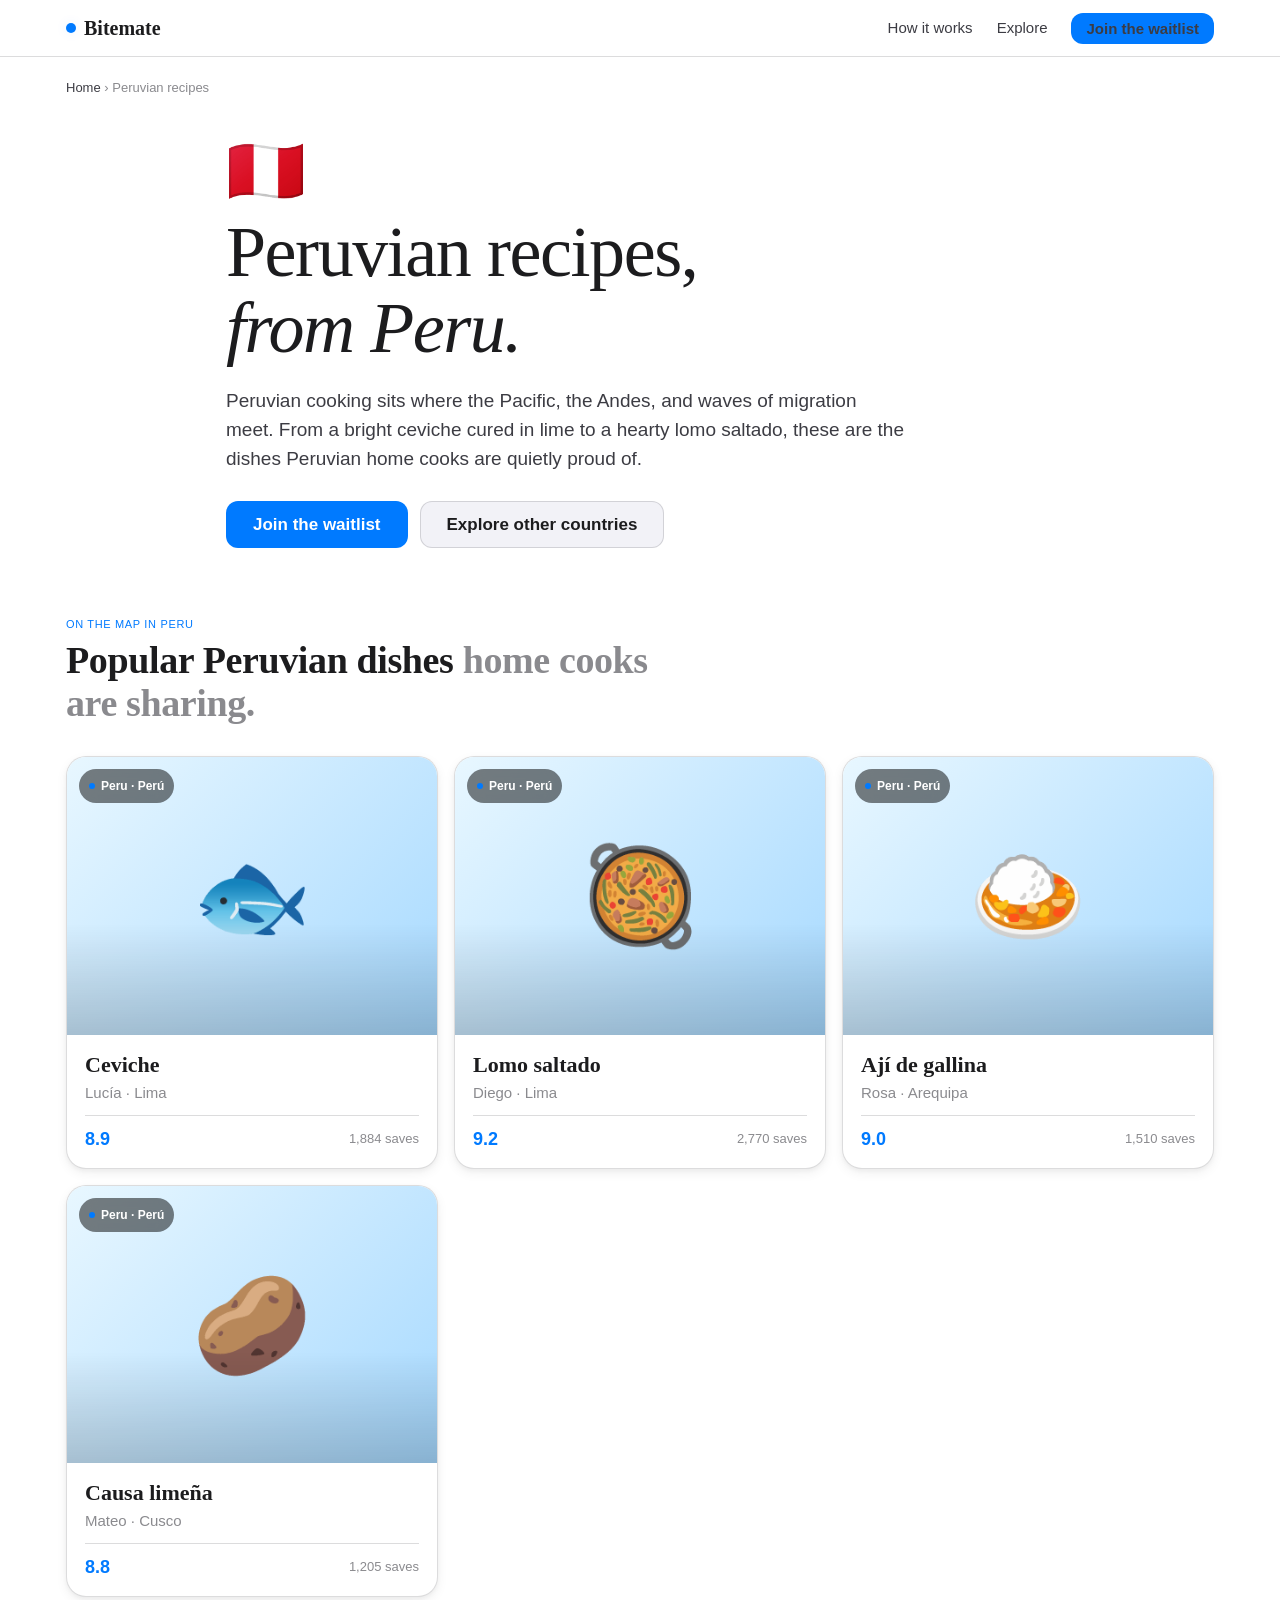
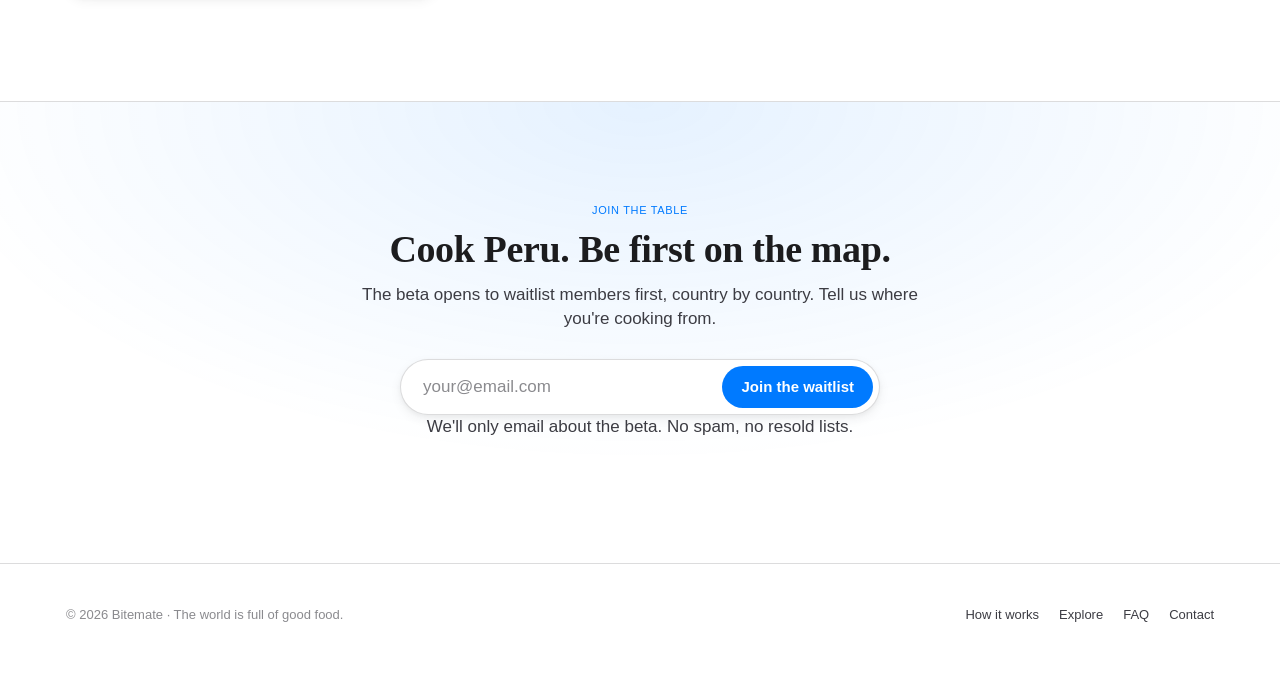
<file: peru/index.html>
<!doctype html>
<html lang="en">
<head>
<meta charset="utf-8" />
<meta name="viewport" content="width=device-width, initial-scale=1, viewport-fit=cover" />
<title>Peruvian Recipes — Authentic Peru Home Cooking | Bitemate</title>
<meta name="description" content="Discover authentic Peruvian recipes shared by home cooks in Peru. Ceviche, Lomo saltado, Ají de gallina and more — real Peru home cooking on Bitemate." />
<meta name="robots" content="index, follow, max-image-preview:large" />
<meta name="theme-color" content="#FFFFFF" media="(prefers-color-scheme: light)" />
<meta name="theme-color" content="#1C1C1E" media="(prefers-color-scheme: dark)" />
<link rel="canonical" href="https://bitemate.io/peru/" />
<link rel="icon" href="data:image/svg+xml,%3Csvg xmlns='http://www.w3.org/2000/svg' viewBox='0 0 32 32'%3E%3Ccircle cx='16' cy='16' r='15' fill='%23007AFF'/%3E%3Ccircle cx='16' cy='16' r='9' fill='none' stroke='white' stroke-width='1.5'/%3E%3Cpath d='M1 16h30M16 1a20 20 0 0 1 0 30M16 1a20 20 0 0 0 0 30' fill='none' stroke='white' stroke-width='1.5'/%3E%3C/svg%3E" />
<meta property="og:type" content="website" />
<meta property="og:site_name" content="Bitemate" />
<meta property="og:title" content="Peruvian Recipes — Authentic Peru Home Cooking | Bitemate" />
<meta property="og:description" content="Discover authentic Peruvian recipes shared by home cooks in Peru. Ceviche, Lomo saltado, Ají de gallina and more — real Peru home cooking on Bitemate." />
<meta property="og:url" content="https://bitemate.io/peru/" />
<meta property="og:image" content="https://bitemate.io/og-image.png" />
<meta property="og:image:width" content="1200" />
<meta property="og:image:height" content="630" />
<meta name="twitter:card" content="summary_large_image" />
<meta name="twitter:title" content="Peruvian Recipes — Authentic Peru Home Cooking | Bitemate" />
<meta name="twitter:description" content="Discover authentic Peruvian recipes shared by home cooks in Peru. Ceviche, Lomo saltado, Ají de gallina and more — real Peru home cooking on Bitemate." />
<meta name="twitter:image" content="https://bitemate.io/og-image.png" />
<script type="application/ld+json">
{"@context":"https://schema.org","@graph":[{"@type":"BreadcrumbList","itemListElement":[{"@type":"ListItem","position":1,"name":"Home","item":"https://bitemate.io/"},{"@type":"ListItem","position":2,"name":"Peruvian recipes","item":"https://bitemate.io/peru/"}]},{"@type":"ItemList","name":"Popular Peruvian home recipes","itemListElement":[{"@type":"ListItem","position":1,"item":{"@type":"Recipe","name":"Ceviche","recipeCuisine":"Peruvian","author":{"@type":"Person","name":"Lucía"},"url":"https://bitemate.io/peru/","aggregateRating":{"@type":"AggregateRating","ratingValue":"8.9","bestRating":"10","ratingCount":"1884"}}},{"@type":"ListItem","position":2,"item":{"@type":"Recipe","name":"Lomo saltado","recipeCuisine":"Peruvian","author":{"@type":"Person","name":"Diego"},"url":"https://bitemate.io/peru/","aggregateRating":{"@type":"AggregateRating","ratingValue":"9.2","bestRating":"10","ratingCount":"2770"}}},{"@type":"ListItem","position":3,"item":{"@type":"Recipe","name":"Ají de gallina","recipeCuisine":"Peruvian","author":{"@type":"Person","name":"Rosa"},"url":"https://bitemate.io/peru/","aggregateRating":{"@type":"AggregateRating","ratingValue":"9.0","bestRating":"10","ratingCount":"1510"}}},{"@type":"ListItem","position":4,"item":{"@type":"Recipe","name":"Causa limeña","recipeCuisine":"Peruvian","author":{"@type":"Person","name":"Mateo"},"url":"https://bitemate.io/peru/","aggregateRating":{"@type":"AggregateRating","ratingValue":"8.8","bestRating":"10","ratingCount":"1205"}}}]}]}
</script>
<link rel="stylesheet" href="/assets/country.css" />
</head>
<body>

<header class="nav">
  <div class="wrap nav-row">
    <a href="/" class="brand" aria-label="Bitemate home">
      <span class="dot" aria-hidden="true"></span><span>Bitemate</span>
    </a>
    <nav class="nav-links" aria-label="Primary">
      <a href="/#how">How it works</a>
      <a href="/#explore">Explore</a>
      <a class="btn btn-primary btn-sm" href="/#waitlist">Join the waitlist</a>
    </nav>
  </div>
</header>

<main>
<nav class="breadcrumb wrap" aria-label="Breadcrumb">
  <a href="/">Home</a> <span aria-hidden="true">›</span> <span>Peruvian recipes</span>
</nav>

<section class="c-hero wrap">
  <div class="c-flag" aria-hidden="true">🇵🇪</div>
  <h1 class="t-large">Peruvian recipes,<br><em class="ny">from Peru.</em></h1>
  <p class="c-intro">Peruvian cooking sits where the Pacific, the Andes, and waves of migration meet. From a bright ceviche cured in lime to a hearty lomo saltado, these are the dishes Peruvian home cooks are quietly proud of.</p>
  <div class="hero-ctas">
    <a class="btn btn-primary btn-lg" href="/#waitlist">Join the waitlist</a>
    <a class="btn btn-gray btn-lg" href="/#explore">Explore other countries</a>
  </div>
</section>

<section class="section-tight wrap">
  <div class="stories-head">
    <div>
      <span class="t-badge" style="margin-bottom:8px; display:inline-block">On the map in Peru</span>
      <h2 class="t-title1">Popular Peruvian dishes <span style="color:var(--label-3)">home cooks are sharing.</span></h2>
    </div>
  </div>
  <div class="stories">
      <article class="card">
        <div class="card-img bg-pe"><span aria-hidden="true">🐟</span>
          <div class="card-pin"><span class="dot"></span> Peru · Perú</div>
        </div>
        <div class="card-body">
          <h3 class="card-title">Ceviche</h3>
          <p class="card-meta">Lucía · Lima</p>
          <div class="card-row"><span class="card-score">8.9</span><span class="card-saves">1,884 saves</span></div>
        </div>
      </article>
      <article class="card">
        <div class="card-img bg-pe"><span aria-hidden="true">🥘</span>
          <div class="card-pin"><span class="dot"></span> Peru · Perú</div>
        </div>
        <div class="card-body">
          <h3 class="card-title">Lomo saltado</h3>
          <p class="card-meta">Diego · Lima</p>
          <div class="card-row"><span class="card-score">9.2</span><span class="card-saves">2,770 saves</span></div>
        </div>
      </article>
      <article class="card">
        <div class="card-img bg-pe"><span aria-hidden="true">🍛</span>
          <div class="card-pin"><span class="dot"></span> Peru · Perú</div>
        </div>
        <div class="card-body">
          <h3 class="card-title">Ají de gallina</h3>
          <p class="card-meta">Rosa · Arequipa</p>
          <div class="card-row"><span class="card-score">9.0</span><span class="card-saves">1,510 saves</span></div>
        </div>
      </article>
      <article class="card">
        <div class="card-img bg-pe"><span aria-hidden="true">🥔</span>
          <div class="card-pin"><span class="dot"></span> Peru · Perú</div>
        </div>
        <div class="card-body">
          <h3 class="card-title">Causa limeña</h3>
          <p class="card-meta">Mateo · Cusco</p>
          <div class="card-row"><span class="card-score">8.8</span><span class="card-saves">1,205 saves</span></div>
        </div>
      </article>
  </div>
</section>

<section class="section waitlist">
  <div class="wrap">
    <span class="t-badge">Join the table</span>
    <h2 class="t-title1" style="margin-top:8px">Cook Peru. Be first on the map.</h2>
    <p>The beta opens to waitlist members first, country by country. Tell us where you're cooking from.</p>
    <form class="signup" onsubmit="event.preventDefault(); this.querySelector('button').textContent='You’re on the list.'; this.querySelector('input').value='';" aria-label="Join the waitlist">
      <input type="email" required placeholder="your@email.com" aria-label="Email address" />
      <button class="btn btn-primary" type="submit">Join the waitlist</button>
    </form>
    <p class="legal">We'll only email about the beta. No spam, no resold lists.</p>
  </div>
</section>
</main>

<footer class="footer">
  <div class="wrap footer-row">
    <div>© 2026 Bitemate · The world is full of good food.</div>
    <div class="footer-links">
      <a href="/#how">How it works</a>
      <a href="/#explore">Explore</a>
      <a href="/#faq">FAQ</a>
      <a href="mailto:hello@bitemate.io">Contact</a>
    </div>
  </div>
</footer>

</body>
</html>
</file>
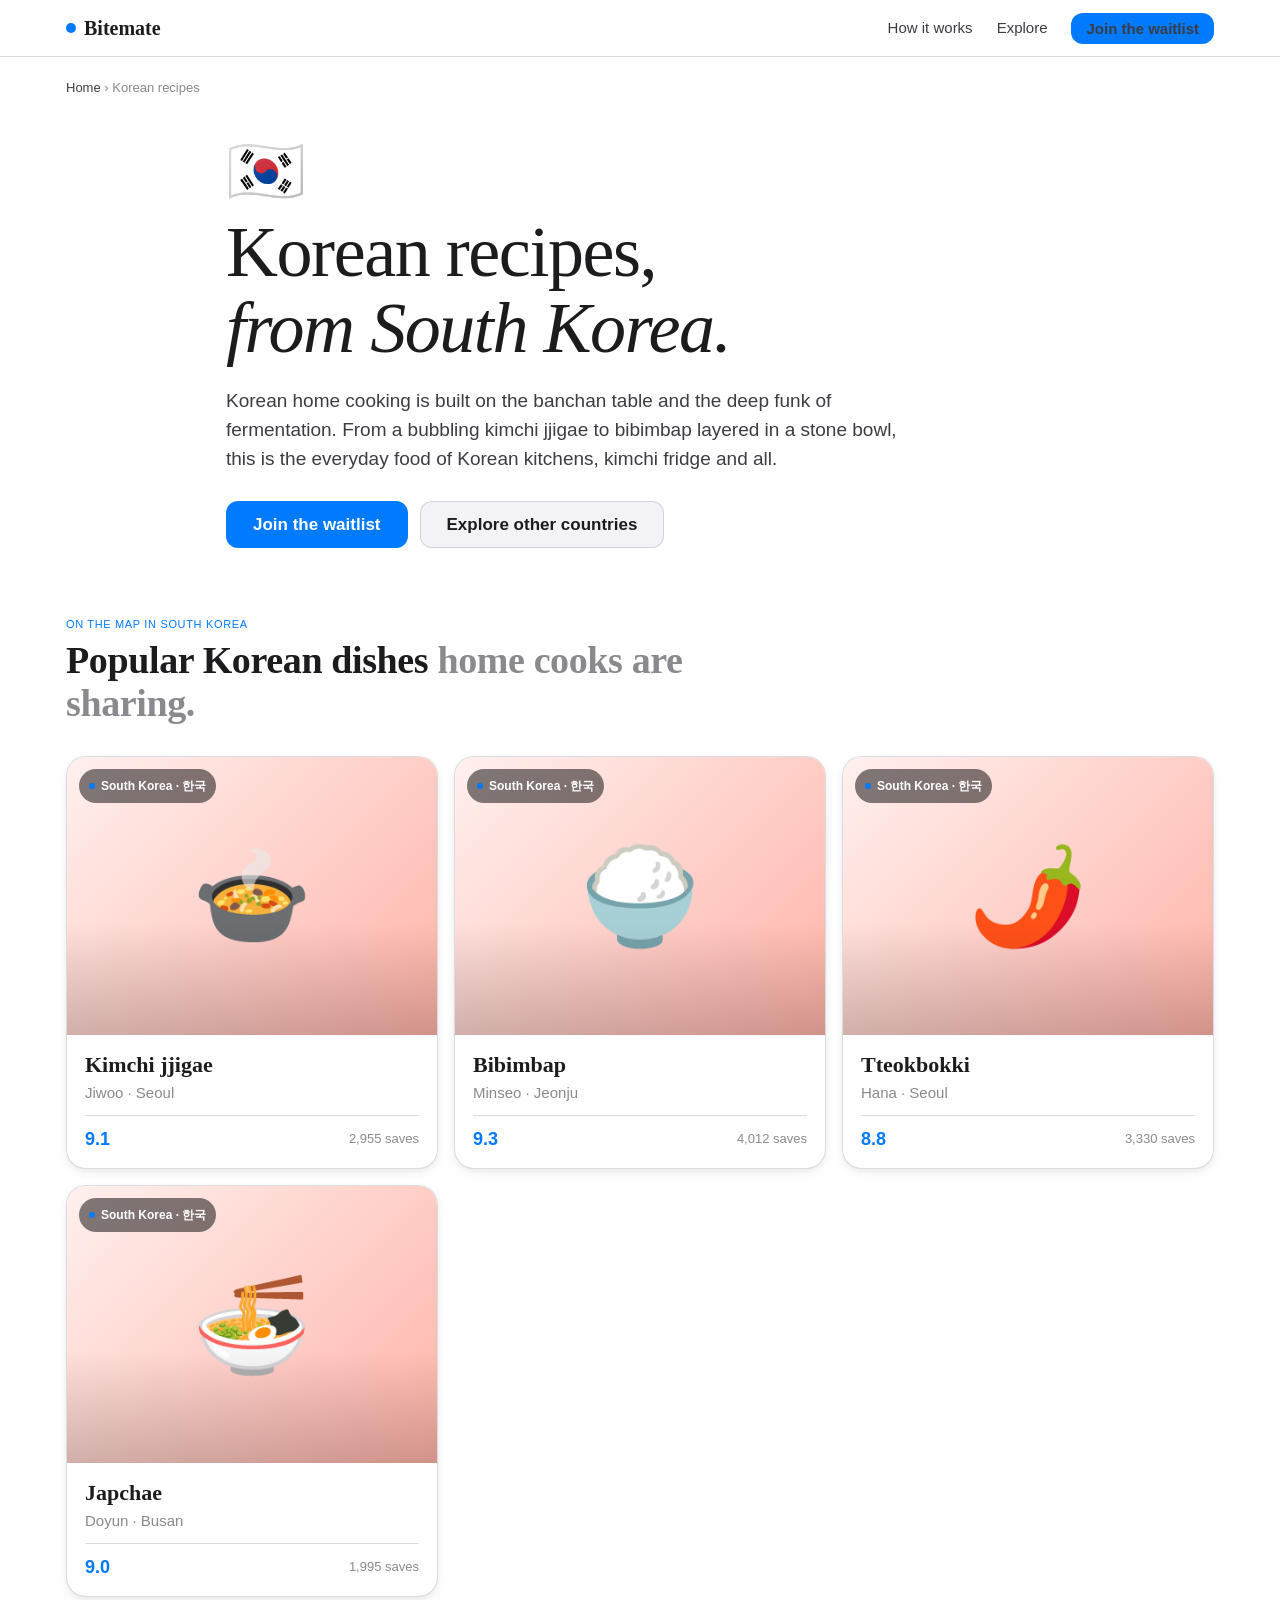
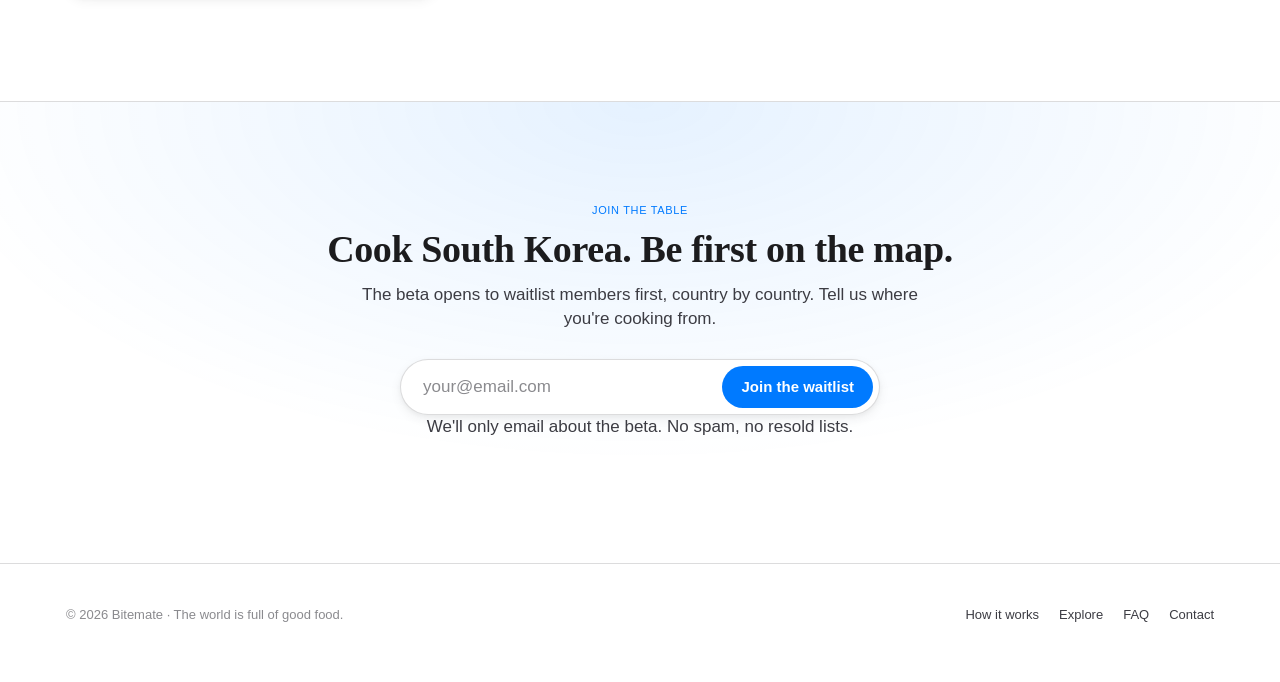
<file: south-korea/index.html>
<!doctype html>
<html lang="en">
<head>
<meta charset="utf-8" />
<meta name="viewport" content="width=device-width, initial-scale=1, viewport-fit=cover" />
<title>Korean Recipes — Authentic South Korea Home Cooking | Bitemate</title>
<meta name="description" content="Discover authentic Korean recipes shared by home cooks in South Korea. Kimchi jjigae, Bibimbap, Tteokbokki and more — real South Korea home cooking on Bitemate." />
<meta name="robots" content="index, follow, max-image-preview:large" />
<meta name="theme-color" content="#FFFFFF" media="(prefers-color-scheme: light)" />
<meta name="theme-color" content="#1C1C1E" media="(prefers-color-scheme: dark)" />
<link rel="canonical" href="https://bitemate.io/south-korea/" />
<link rel="icon" href="data:image/svg+xml,%3Csvg xmlns='http://www.w3.org/2000/svg' viewBox='0 0 32 32'%3E%3Ccircle cx='16' cy='16' r='15' fill='%23007AFF'/%3E%3Ccircle cx='16' cy='16' r='9' fill='none' stroke='white' stroke-width='1.5'/%3E%3Cpath d='M1 16h30M16 1a20 20 0 0 1 0 30M16 1a20 20 0 0 0 0 30' fill='none' stroke='white' stroke-width='1.5'/%3E%3C/svg%3E" />
<meta property="og:type" content="website" />
<meta property="og:site_name" content="Bitemate" />
<meta property="og:title" content="Korean Recipes — Authentic South Korea Home Cooking | Bitemate" />
<meta property="og:description" content="Discover authentic Korean recipes shared by home cooks in South Korea. Kimchi jjigae, Bibimbap, Tteokbokki and more — real South Korea home cooking on Bitemate." />
<meta property="og:url" content="https://bitemate.io/south-korea/" />
<meta property="og:image" content="https://bitemate.io/og-image.png" />
<meta property="og:image:width" content="1200" />
<meta property="og:image:height" content="630" />
<meta name="twitter:card" content="summary_large_image" />
<meta name="twitter:title" content="Korean Recipes — Authentic South Korea Home Cooking | Bitemate" />
<meta name="twitter:description" content="Discover authentic Korean recipes shared by home cooks in South Korea. Kimchi jjigae, Bibimbap, Tteokbokki and more — real South Korea home cooking on Bitemate." />
<meta name="twitter:image" content="https://bitemate.io/og-image.png" />
<script type="application/ld+json">
{"@context":"https://schema.org","@graph":[{"@type":"BreadcrumbList","itemListElement":[{"@type":"ListItem","position":1,"name":"Home","item":"https://bitemate.io/"},{"@type":"ListItem","position":2,"name":"Korean recipes","item":"https://bitemate.io/south-korea/"}]},{"@type":"ItemList","name":"Popular Korean home recipes","itemListElement":[{"@type":"ListItem","position":1,"item":{"@type":"Recipe","name":"Kimchi jjigae","recipeCuisine":"Korean","author":{"@type":"Person","name":"Jiwoo"},"url":"https://bitemate.io/south-korea/","aggregateRating":{"@type":"AggregateRating","ratingValue":"9.1","bestRating":"10","ratingCount":"2955"}}},{"@type":"ListItem","position":2,"item":{"@type":"Recipe","name":"Bibimbap","recipeCuisine":"Korean","author":{"@type":"Person","name":"Minseo"},"url":"https://bitemate.io/south-korea/","aggregateRating":{"@type":"AggregateRating","ratingValue":"9.3","bestRating":"10","ratingCount":"4012"}}},{"@type":"ListItem","position":3,"item":{"@type":"Recipe","name":"Tteokbokki","recipeCuisine":"Korean","author":{"@type":"Person","name":"Hana"},"url":"https://bitemate.io/south-korea/","aggregateRating":{"@type":"AggregateRating","ratingValue":"8.8","bestRating":"10","ratingCount":"3330"}}},{"@type":"ListItem","position":4,"item":{"@type":"Recipe","name":"Japchae","recipeCuisine":"Korean","author":{"@type":"Person","name":"Doyun"},"url":"https://bitemate.io/south-korea/","aggregateRating":{"@type":"AggregateRating","ratingValue":"9.0","bestRating":"10","ratingCount":"1995"}}}]}]}
</script>
<link rel="stylesheet" href="/assets/country.css" />
</head>
<body>

<header class="nav">
  <div class="wrap nav-row">
    <a href="/" class="brand" aria-label="Bitemate home">
      <span class="dot" aria-hidden="true"></span><span>Bitemate</span>
    </a>
    <nav class="nav-links" aria-label="Primary">
      <a href="/#how">How it works</a>
      <a href="/#explore">Explore</a>
      <a class="btn btn-primary btn-sm" href="/#waitlist">Join the waitlist</a>
    </nav>
  </div>
</header>

<main>
<nav class="breadcrumb wrap" aria-label="Breadcrumb">
  <a href="/">Home</a> <span aria-hidden="true">›</span> <span>Korean recipes</span>
</nav>

<section class="c-hero wrap">
  <div class="c-flag" aria-hidden="true">🇰🇷</div>
  <h1 class="t-large">Korean recipes,<br><em class="ny">from South Korea.</em></h1>
  <p class="c-intro">Korean home cooking is built on the banchan table and the deep funk of fermentation. From a bubbling kimchi jjigae to bibimbap layered in a stone bowl, this is the everyday food of Korean kitchens, kimchi fridge and all.</p>
  <div class="hero-ctas">
    <a class="btn btn-primary btn-lg" href="/#waitlist">Join the waitlist</a>
    <a class="btn btn-gray btn-lg" href="/#explore">Explore other countries</a>
  </div>
</section>

<section class="section-tight wrap">
  <div class="stories-head">
    <div>
      <span class="t-badge" style="margin-bottom:8px; display:inline-block">On the map in South Korea</span>
      <h2 class="t-title1">Popular Korean dishes <span style="color:var(--label-3)">home cooks are sharing.</span></h2>
    </div>
  </div>
  <div class="stories">
      <article class="card">
        <div class="card-img bg-kr"><span aria-hidden="true">🍲</span>
          <div class="card-pin"><span class="dot"></span> South Korea · 한국</div>
        </div>
        <div class="card-body">
          <h3 class="card-title">Kimchi jjigae</h3>
          <p class="card-meta">Jiwoo · Seoul</p>
          <div class="card-row"><span class="card-score">9.1</span><span class="card-saves">2,955 saves</span></div>
        </div>
      </article>
      <article class="card">
        <div class="card-img bg-kr"><span aria-hidden="true">🍚</span>
          <div class="card-pin"><span class="dot"></span> South Korea · 한국</div>
        </div>
        <div class="card-body">
          <h3 class="card-title">Bibimbap</h3>
          <p class="card-meta">Minseo · Jeonju</p>
          <div class="card-row"><span class="card-score">9.3</span><span class="card-saves">4,012 saves</span></div>
        </div>
      </article>
      <article class="card">
        <div class="card-img bg-kr"><span aria-hidden="true">🌶️</span>
          <div class="card-pin"><span class="dot"></span> South Korea · 한국</div>
        </div>
        <div class="card-body">
          <h3 class="card-title">Tteokbokki</h3>
          <p class="card-meta">Hana · Seoul</p>
          <div class="card-row"><span class="card-score">8.8</span><span class="card-saves">3,330 saves</span></div>
        </div>
      </article>
      <article class="card">
        <div class="card-img bg-kr"><span aria-hidden="true">🍜</span>
          <div class="card-pin"><span class="dot"></span> South Korea · 한국</div>
        </div>
        <div class="card-body">
          <h3 class="card-title">Japchae</h3>
          <p class="card-meta">Doyun · Busan</p>
          <div class="card-row"><span class="card-score">9.0</span><span class="card-saves">1,995 saves</span></div>
        </div>
      </article>
  </div>
</section>

<section class="section waitlist">
  <div class="wrap">
    <span class="t-badge">Join the table</span>
    <h2 class="t-title1" style="margin-top:8px">Cook South Korea. Be first on the map.</h2>
    <p>The beta opens to waitlist members first, country by country. Tell us where you're cooking from.</p>
    <form class="signup" onsubmit="event.preventDefault(); this.querySelector('button').textContent='You’re on the list.'; this.querySelector('input').value='';" aria-label="Join the waitlist">
      <input type="email" required placeholder="your@email.com" aria-label="Email address" />
      <button class="btn btn-primary" type="submit">Join the waitlist</button>
    </form>
    <p class="legal">We'll only email about the beta. No spam, no resold lists.</p>
  </div>
</section>
</main>

<footer class="footer">
  <div class="wrap footer-row">
    <div>© 2026 Bitemate · The world is full of good food.</div>
    <div class="footer-links">
      <a href="/#how">How it works</a>
      <a href="/#explore">Explore</a>
      <a href="/#faq">FAQ</a>
      <a href="mailto:hello@bitemate.io">Contact</a>
    </div>
  </div>
</footer>

</body>
</html>
</file>
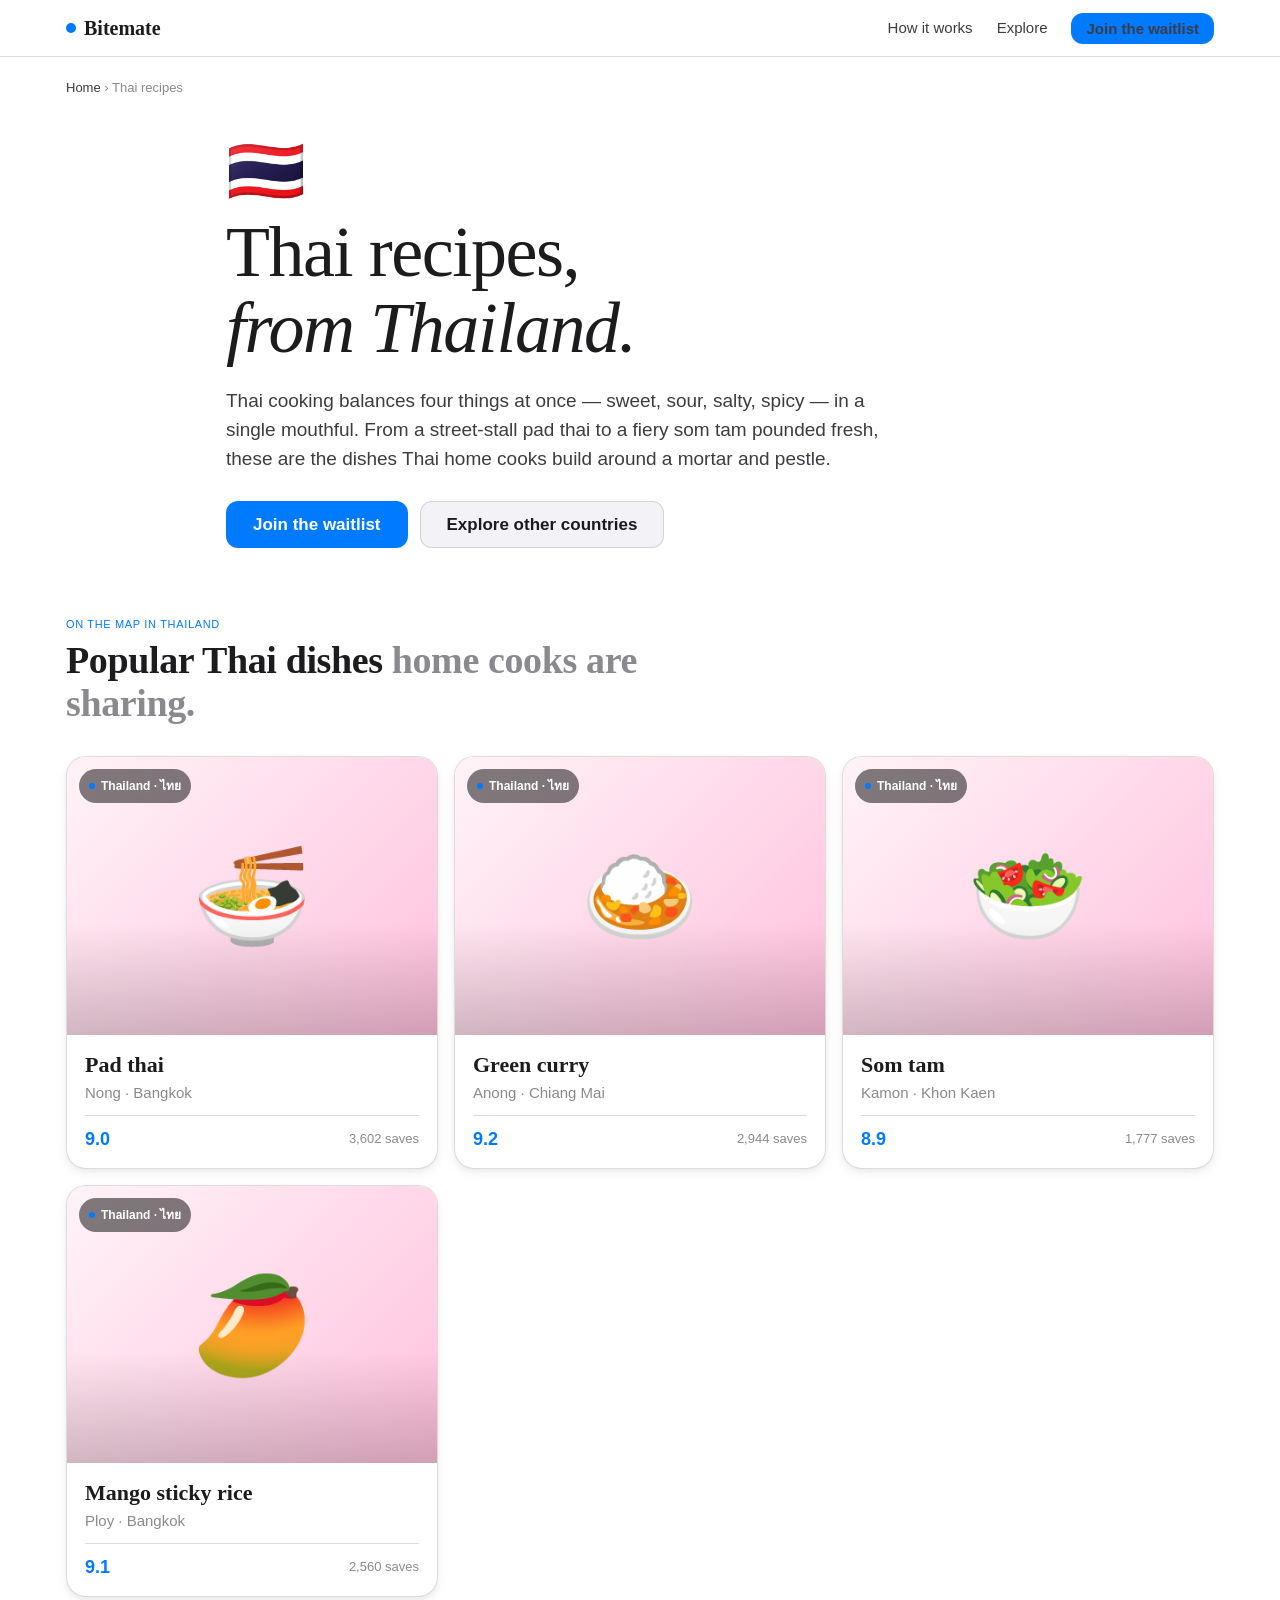
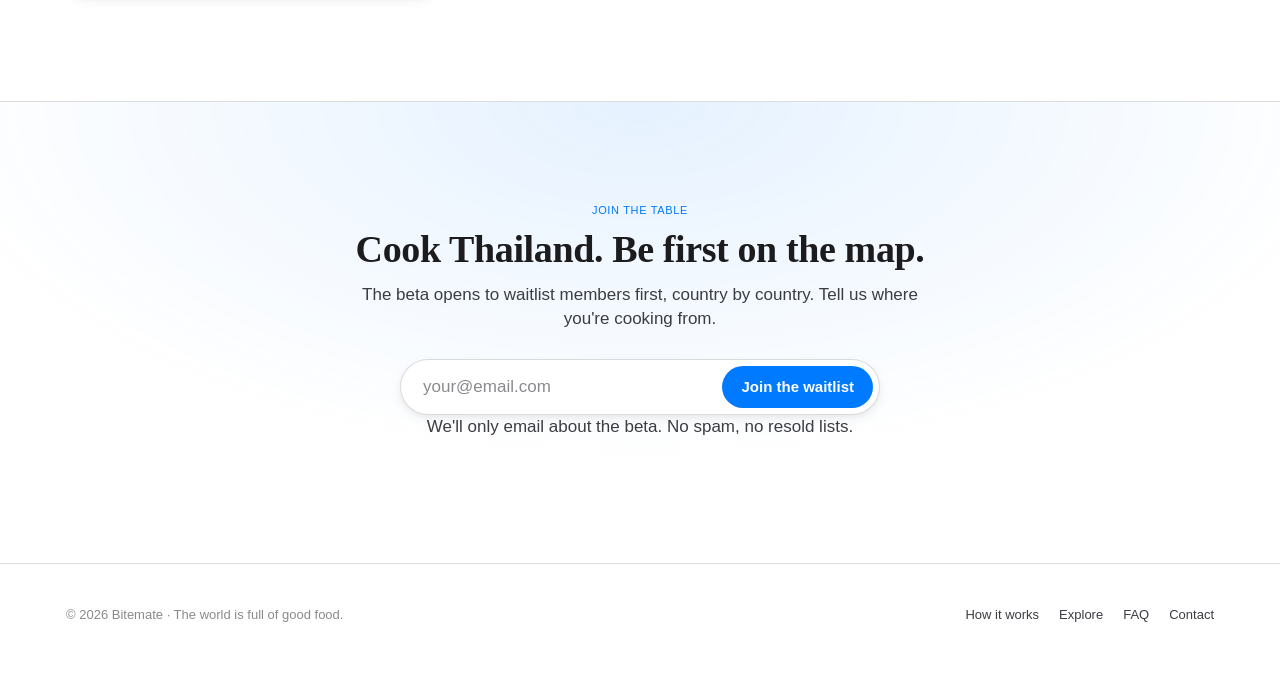
<file: thailand/index.html>
<!doctype html>
<html lang="en">
<head>
<meta charset="utf-8" />
<meta name="viewport" content="width=device-width, initial-scale=1, viewport-fit=cover" />
<title>Thai Recipes — Authentic Thailand Home Cooking | Bitemate</title>
<meta name="description" content="Discover authentic Thai recipes shared by home cooks in Thailand. Pad thai, Green curry, Som tam and more — real Thailand home cooking on Bitemate." />
<meta name="robots" content="index, follow, max-image-preview:large" />
<meta name="theme-color" content="#FFFFFF" media="(prefers-color-scheme: light)" />
<meta name="theme-color" content="#1C1C1E" media="(prefers-color-scheme: dark)" />
<link rel="canonical" href="https://bitemate.io/thailand/" />
<link rel="icon" href="data:image/svg+xml,%3Csvg xmlns='http://www.w3.org/2000/svg' viewBox='0 0 32 32'%3E%3Ccircle cx='16' cy='16' r='15' fill='%23007AFF'/%3E%3Ccircle cx='16' cy='16' r='9' fill='none' stroke='white' stroke-width='1.5'/%3E%3Cpath d='M1 16h30M16 1a20 20 0 0 1 0 30M16 1a20 20 0 0 0 0 30' fill='none' stroke='white' stroke-width='1.5'/%3E%3C/svg%3E" />
<meta property="og:type" content="website" />
<meta property="og:site_name" content="Bitemate" />
<meta property="og:title" content="Thai Recipes — Authentic Thailand Home Cooking | Bitemate" />
<meta property="og:description" content="Discover authentic Thai recipes shared by home cooks in Thailand. Pad thai, Green curry, Som tam and more — real Thailand home cooking on Bitemate." />
<meta property="og:url" content="https://bitemate.io/thailand/" />
<meta property="og:image" content="https://bitemate.io/og-image.png" />
<meta property="og:image:width" content="1200" />
<meta property="og:image:height" content="630" />
<meta name="twitter:card" content="summary_large_image" />
<meta name="twitter:title" content="Thai Recipes — Authentic Thailand Home Cooking | Bitemate" />
<meta name="twitter:description" content="Discover authentic Thai recipes shared by home cooks in Thailand. Pad thai, Green curry, Som tam and more — real Thailand home cooking on Bitemate." />
<meta name="twitter:image" content="https://bitemate.io/og-image.png" />
<script type="application/ld+json">
{"@context":"https://schema.org","@graph":[{"@type":"BreadcrumbList","itemListElement":[{"@type":"ListItem","position":1,"name":"Home","item":"https://bitemate.io/"},{"@type":"ListItem","position":2,"name":"Thai recipes","item":"https://bitemate.io/thailand/"}]},{"@type":"ItemList","name":"Popular Thai home recipes","itemListElement":[{"@type":"ListItem","position":1,"item":{"@type":"Recipe","name":"Pad thai","recipeCuisine":"Thai","author":{"@type":"Person","name":"Nong"},"url":"https://bitemate.io/thailand/","aggregateRating":{"@type":"AggregateRating","ratingValue":"9.0","bestRating":"10","ratingCount":"3602"}}},{"@type":"ListItem","position":2,"item":{"@type":"Recipe","name":"Green curry","recipeCuisine":"Thai","author":{"@type":"Person","name":"Anong"},"url":"https://bitemate.io/thailand/","aggregateRating":{"@type":"AggregateRating","ratingValue":"9.2","bestRating":"10","ratingCount":"2944"}}},{"@type":"ListItem","position":3,"item":{"@type":"Recipe","name":"Som tam","recipeCuisine":"Thai","author":{"@type":"Person","name":"Kamon"},"url":"https://bitemate.io/thailand/","aggregateRating":{"@type":"AggregateRating","ratingValue":"8.9","bestRating":"10","ratingCount":"1777"}}},{"@type":"ListItem","position":4,"item":{"@type":"Recipe","name":"Mango sticky rice","recipeCuisine":"Thai","author":{"@type":"Person","name":"Ploy"},"url":"https://bitemate.io/thailand/","aggregateRating":{"@type":"AggregateRating","ratingValue":"9.1","bestRating":"10","ratingCount":"2560"}}}]}]}
</script>
<link rel="stylesheet" href="/assets/country.css" />
</head>
<body>

<header class="nav">
  <div class="wrap nav-row">
    <a href="/" class="brand" aria-label="Bitemate home">
      <span class="dot" aria-hidden="true"></span><span>Bitemate</span>
    </a>
    <nav class="nav-links" aria-label="Primary">
      <a href="/#how">How it works</a>
      <a href="/#explore">Explore</a>
      <a class="btn btn-primary btn-sm" href="/#waitlist">Join the waitlist</a>
    </nav>
  </div>
</header>

<main>
<nav class="breadcrumb wrap" aria-label="Breadcrumb">
  <a href="/">Home</a> <span aria-hidden="true">›</span> <span>Thai recipes</span>
</nav>

<section class="c-hero wrap">
  <div class="c-flag" aria-hidden="true">🇹🇭</div>
  <h1 class="t-large">Thai recipes,<br><em class="ny">from Thailand.</em></h1>
  <p class="c-intro">Thai cooking balances four things at once — sweet, sour, salty, spicy — in a single mouthful. From a street-stall pad thai to a fiery som tam pounded fresh, these are the dishes Thai home cooks build around a mortar and pestle.</p>
  <div class="hero-ctas">
    <a class="btn btn-primary btn-lg" href="/#waitlist">Join the waitlist</a>
    <a class="btn btn-gray btn-lg" href="/#explore">Explore other countries</a>
  </div>
</section>

<section class="section-tight wrap">
  <div class="stories-head">
    <div>
      <span class="t-badge" style="margin-bottom:8px; display:inline-block">On the map in Thailand</span>
      <h2 class="t-title1">Popular Thai dishes <span style="color:var(--label-3)">home cooks are sharing.</span></h2>
    </div>
  </div>
  <div class="stories">
      <article class="card">
        <div class="card-img bg-th"><span aria-hidden="true">🍜</span>
          <div class="card-pin"><span class="dot"></span> Thailand · ไทย</div>
        </div>
        <div class="card-body">
          <h3 class="card-title">Pad thai</h3>
          <p class="card-meta">Nong · Bangkok</p>
          <div class="card-row"><span class="card-score">9.0</span><span class="card-saves">3,602 saves</span></div>
        </div>
      </article>
      <article class="card">
        <div class="card-img bg-th"><span aria-hidden="true">🍛</span>
          <div class="card-pin"><span class="dot"></span> Thailand · ไทย</div>
        </div>
        <div class="card-body">
          <h3 class="card-title">Green curry</h3>
          <p class="card-meta">Anong · Chiang Mai</p>
          <div class="card-row"><span class="card-score">9.2</span><span class="card-saves">2,944 saves</span></div>
        </div>
      </article>
      <article class="card">
        <div class="card-img bg-th"><span aria-hidden="true">🥗</span>
          <div class="card-pin"><span class="dot"></span> Thailand · ไทย</div>
        </div>
        <div class="card-body">
          <h3 class="card-title">Som tam</h3>
          <p class="card-meta">Kamon · Khon Kaen</p>
          <div class="card-row"><span class="card-score">8.9</span><span class="card-saves">1,777 saves</span></div>
        </div>
      </article>
      <article class="card">
        <div class="card-img bg-th"><span aria-hidden="true">🥭</span>
          <div class="card-pin"><span class="dot"></span> Thailand · ไทย</div>
        </div>
        <div class="card-body">
          <h3 class="card-title">Mango sticky rice</h3>
          <p class="card-meta">Ploy · Bangkok</p>
          <div class="card-row"><span class="card-score">9.1</span><span class="card-saves">2,560 saves</span></div>
        </div>
      </article>
  </div>
</section>

<section class="section waitlist">
  <div class="wrap">
    <span class="t-badge">Join the table</span>
    <h2 class="t-title1" style="margin-top:8px">Cook Thailand. Be first on the map.</h2>
    <p>The beta opens to waitlist members first, country by country. Tell us where you're cooking from.</p>
    <form class="signup" onsubmit="event.preventDefault(); this.querySelector('button').textContent='You’re on the list.'; this.querySelector('input').value='';" aria-label="Join the waitlist">
      <input type="email" required placeholder="your@email.com" aria-label="Email address" />
      <button class="btn btn-primary" type="submit">Join the waitlist</button>
    </form>
    <p class="legal">We'll only email about the beta. No spam, no resold lists.</p>
  </div>
</section>
</main>

<footer class="footer">
  <div class="wrap footer-row">
    <div>© 2026 Bitemate · The world is full of good food.</div>
    <div class="footer-links">
      <a href="/#how">How it works</a>
      <a href="/#explore">Explore</a>
      <a href="/#faq">FAQ</a>
      <a href="mailto:hello@bitemate.io">Contact</a>
    </div>
  </div>
</footer>

</body>
</html>
</file>
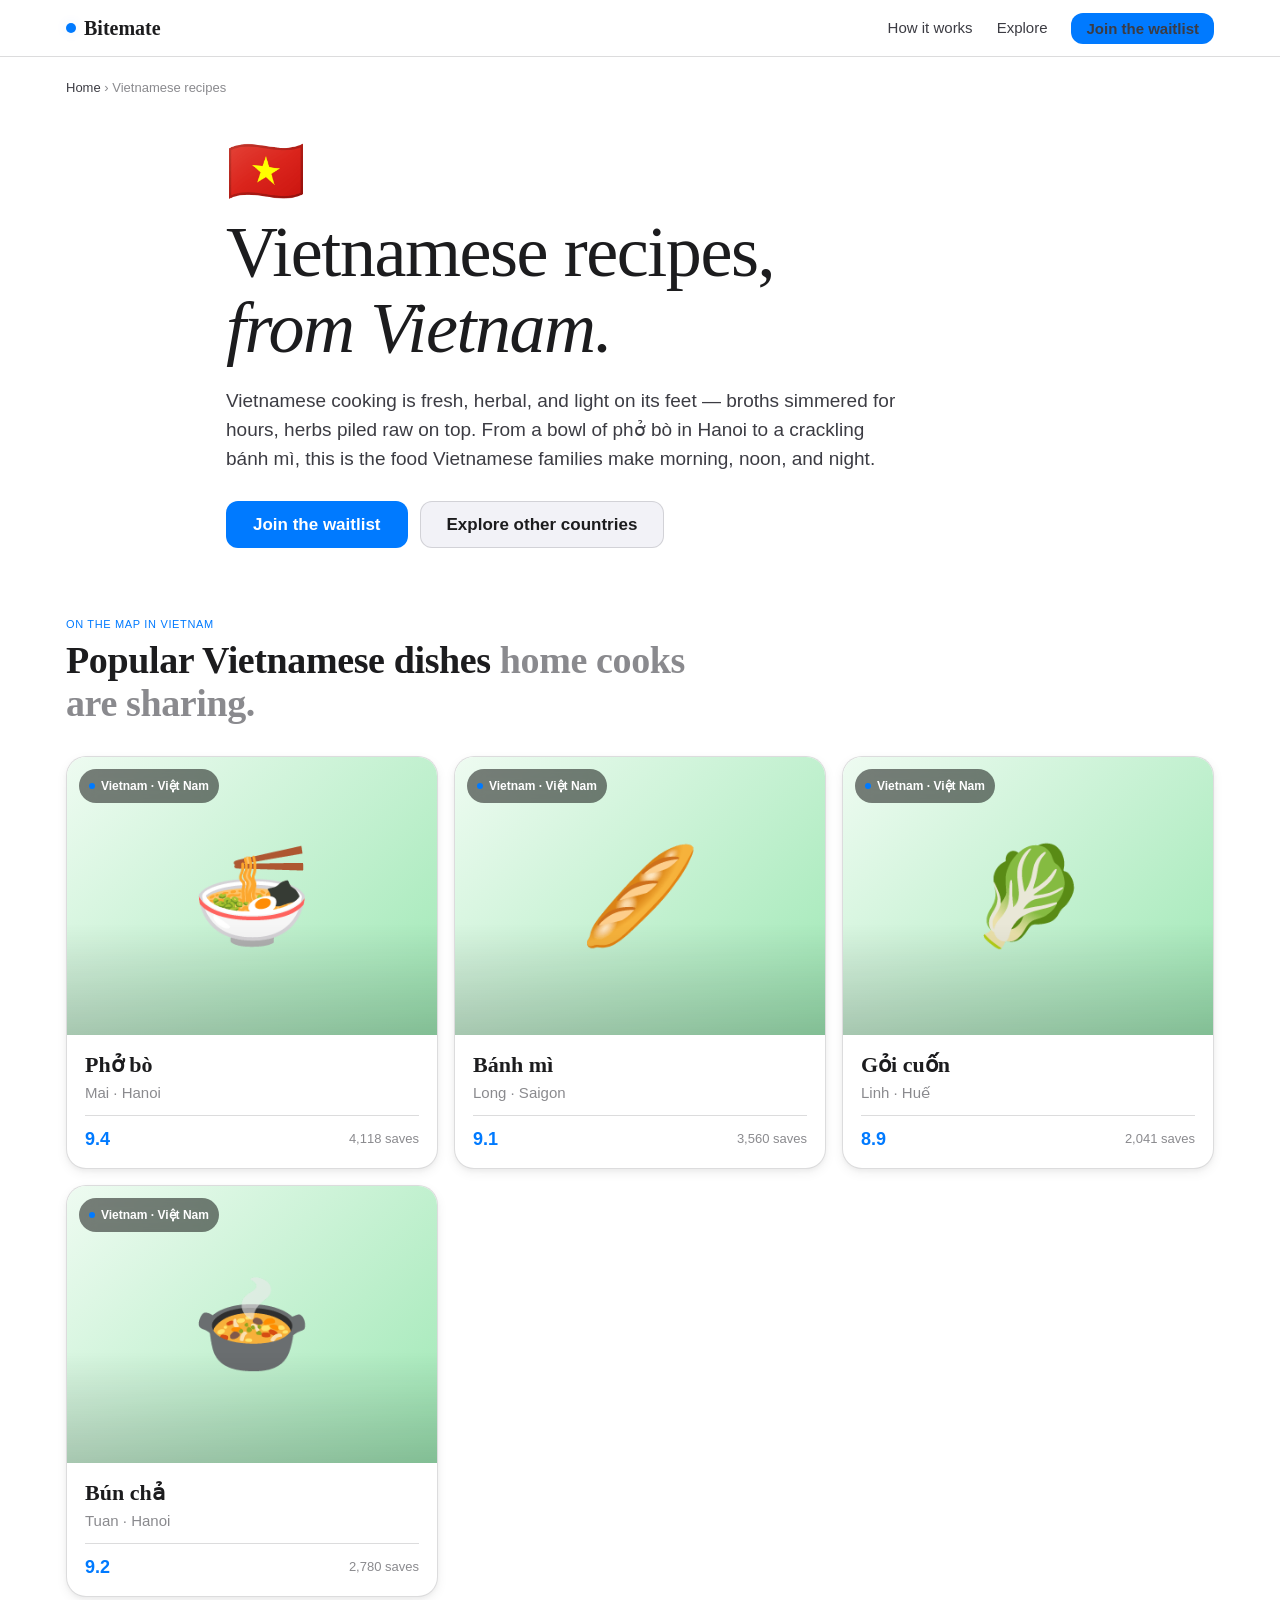
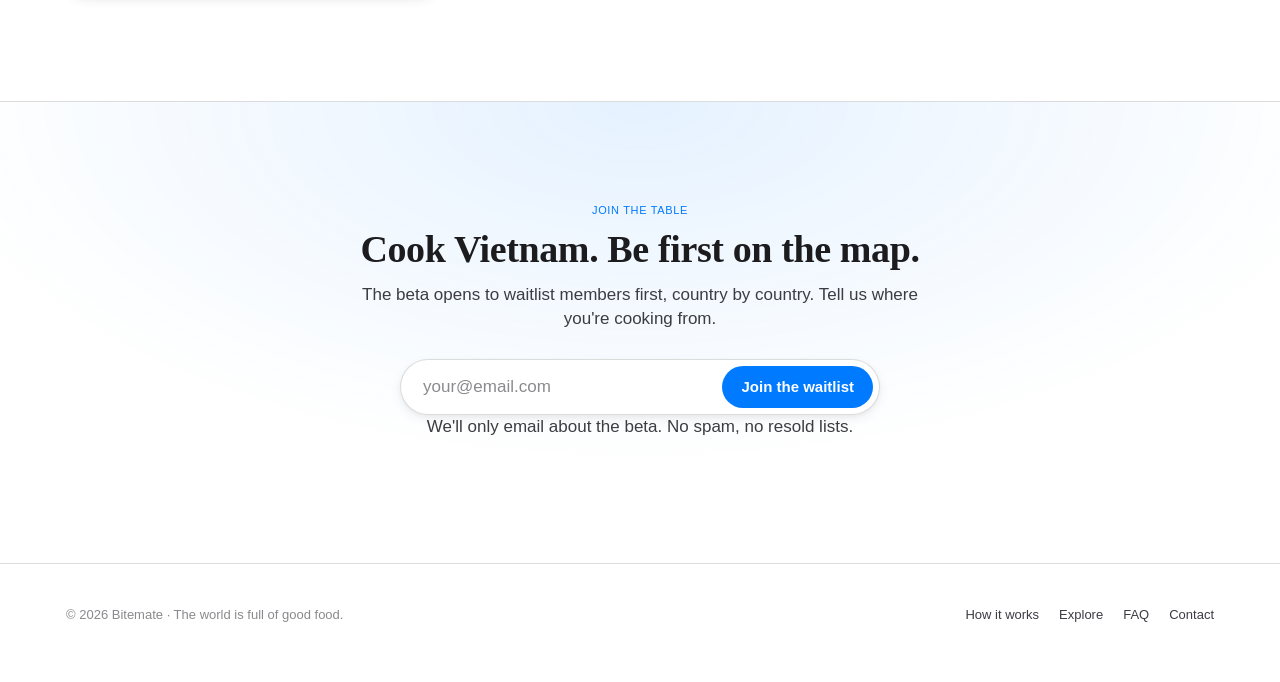
<file: vietnam/index.html>
<!doctype html>
<html lang="en">
<head>
<meta charset="utf-8" />
<meta name="viewport" content="width=device-width, initial-scale=1, viewport-fit=cover" />
<title>Vietnamese Recipes — Authentic Vietnam Home Cooking | Bitemate</title>
<meta name="description" content="Discover authentic Vietnamese recipes shared by home cooks in Vietnam. Phở bò, Bánh mì, Gỏi cuốn and more — real Vietnam home cooking on Bitemate." />
<meta name="robots" content="index, follow, max-image-preview:large" />
<meta name="theme-color" content="#FFFFFF" media="(prefers-color-scheme: light)" />
<meta name="theme-color" content="#1C1C1E" media="(prefers-color-scheme: dark)" />
<link rel="canonical" href="https://bitemate.io/vietnam/" />
<link rel="icon" href="data:image/svg+xml,%3Csvg xmlns='http://www.w3.org/2000/svg' viewBox='0 0 32 32'%3E%3Ccircle cx='16' cy='16' r='15' fill='%23007AFF'/%3E%3Ccircle cx='16' cy='16' r='9' fill='none' stroke='white' stroke-width='1.5'/%3E%3Cpath d='M1 16h30M16 1a20 20 0 0 1 0 30M16 1a20 20 0 0 0 0 30' fill='none' stroke='white' stroke-width='1.5'/%3E%3C/svg%3E" />
<meta property="og:type" content="website" />
<meta property="og:site_name" content="Bitemate" />
<meta property="og:title" content="Vietnamese Recipes — Authentic Vietnam Home Cooking | Bitemate" />
<meta property="og:description" content="Discover authentic Vietnamese recipes shared by home cooks in Vietnam. Phở bò, Bánh mì, Gỏi cuốn and more — real Vietnam home cooking on Bitemate." />
<meta property="og:url" content="https://bitemate.io/vietnam/" />
<meta property="og:image" content="https://bitemate.io/og-image.png" />
<meta property="og:image:width" content="1200" />
<meta property="og:image:height" content="630" />
<meta name="twitter:card" content="summary_large_image" />
<meta name="twitter:title" content="Vietnamese Recipes — Authentic Vietnam Home Cooking | Bitemate" />
<meta name="twitter:description" content="Discover authentic Vietnamese recipes shared by home cooks in Vietnam. Phở bò, Bánh mì, Gỏi cuốn and more — real Vietnam home cooking on Bitemate." />
<meta name="twitter:image" content="https://bitemate.io/og-image.png" />
<script type="application/ld+json">
{"@context":"https://schema.org","@graph":[{"@type":"BreadcrumbList","itemListElement":[{"@type":"ListItem","position":1,"name":"Home","item":"https://bitemate.io/"},{"@type":"ListItem","position":2,"name":"Vietnamese recipes","item":"https://bitemate.io/vietnam/"}]},{"@type":"ItemList","name":"Popular Vietnamese home recipes","itemListElement":[{"@type":"ListItem","position":1,"item":{"@type":"Recipe","name":"Phở bò","recipeCuisine":"Vietnamese","author":{"@type":"Person","name":"Mai"},"url":"https://bitemate.io/vietnam/","aggregateRating":{"@type":"AggregateRating","ratingValue":"9.4","bestRating":"10","ratingCount":"4118"}}},{"@type":"ListItem","position":2,"item":{"@type":"Recipe","name":"Bánh mì","recipeCuisine":"Vietnamese","author":{"@type":"Person","name":"Long"},"url":"https://bitemate.io/vietnam/","aggregateRating":{"@type":"AggregateRating","ratingValue":"9.1","bestRating":"10","ratingCount":"3560"}}},{"@type":"ListItem","position":3,"item":{"@type":"Recipe","name":"Gỏi cuốn","recipeCuisine":"Vietnamese","author":{"@type":"Person","name":"Linh"},"url":"https://bitemate.io/vietnam/","aggregateRating":{"@type":"AggregateRating","ratingValue":"8.9","bestRating":"10","ratingCount":"2041"}}},{"@type":"ListItem","position":4,"item":{"@type":"Recipe","name":"Bún chả","recipeCuisine":"Vietnamese","author":{"@type":"Person","name":"Tuan"},"url":"https://bitemate.io/vietnam/","aggregateRating":{"@type":"AggregateRating","ratingValue":"9.2","bestRating":"10","ratingCount":"2780"}}}]}]}
</script>
<link rel="stylesheet" href="/assets/country.css" />
</head>
<body>

<header class="nav">
  <div class="wrap nav-row">
    <a href="/" class="brand" aria-label="Bitemate home">
      <span class="dot" aria-hidden="true"></span><span>Bitemate</span>
    </a>
    <nav class="nav-links" aria-label="Primary">
      <a href="/#how">How it works</a>
      <a href="/#explore">Explore</a>
      <a class="btn btn-primary btn-sm" href="/#waitlist">Join the waitlist</a>
    </nav>
  </div>
</header>

<main>
<nav class="breadcrumb wrap" aria-label="Breadcrumb">
  <a href="/">Home</a> <span aria-hidden="true">›</span> <span>Vietnamese recipes</span>
</nav>

<section class="c-hero wrap">
  <div class="c-flag" aria-hidden="true">🇻🇳</div>
  <h1 class="t-large">Vietnamese recipes,<br><em class="ny">from Vietnam.</em></h1>
  <p class="c-intro">Vietnamese cooking is fresh, herbal, and light on its feet — broths simmered for hours, herbs piled raw on top. From a bowl of phở bò in Hanoi to a crackling bánh mì, this is the food Vietnamese families make morning, noon, and night.</p>
  <div class="hero-ctas">
    <a class="btn btn-primary btn-lg" href="/#waitlist">Join the waitlist</a>
    <a class="btn btn-gray btn-lg" href="/#explore">Explore other countries</a>
  </div>
</section>

<section class="section-tight wrap">
  <div class="stories-head">
    <div>
      <span class="t-badge" style="margin-bottom:8px; display:inline-block">On the map in Vietnam</span>
      <h2 class="t-title1">Popular Vietnamese dishes <span style="color:var(--label-3)">home cooks are sharing.</span></h2>
    </div>
  </div>
  <div class="stories">
      <article class="card">
        <div class="card-img bg-vn"><span aria-hidden="true">🍜</span>
          <div class="card-pin"><span class="dot"></span> Vietnam · Việt Nam</div>
        </div>
        <div class="card-body">
          <h3 class="card-title">Phở bò</h3>
          <p class="card-meta">Mai · Hanoi</p>
          <div class="card-row"><span class="card-score">9.4</span><span class="card-saves">4,118 saves</span></div>
        </div>
      </article>
      <article class="card">
        <div class="card-img bg-vn"><span aria-hidden="true">🥖</span>
          <div class="card-pin"><span class="dot"></span> Vietnam · Việt Nam</div>
        </div>
        <div class="card-body">
          <h3 class="card-title">Bánh mì</h3>
          <p class="card-meta">Long · Saigon</p>
          <div class="card-row"><span class="card-score">9.1</span><span class="card-saves">3,560 saves</span></div>
        </div>
      </article>
      <article class="card">
        <div class="card-img bg-vn"><span aria-hidden="true">🥬</span>
          <div class="card-pin"><span class="dot"></span> Vietnam · Việt Nam</div>
        </div>
        <div class="card-body">
          <h3 class="card-title">Gỏi cuốn</h3>
          <p class="card-meta">Linh · Huế</p>
          <div class="card-row"><span class="card-score">8.9</span><span class="card-saves">2,041 saves</span></div>
        </div>
      </article>
      <article class="card">
        <div class="card-img bg-vn"><span aria-hidden="true">🍲</span>
          <div class="card-pin"><span class="dot"></span> Vietnam · Việt Nam</div>
        </div>
        <div class="card-body">
          <h3 class="card-title">Bún chả</h3>
          <p class="card-meta">Tuan · Hanoi</p>
          <div class="card-row"><span class="card-score">9.2</span><span class="card-saves">2,780 saves</span></div>
        </div>
      </article>
  </div>
</section>

<section class="section waitlist">
  <div class="wrap">
    <span class="t-badge">Join the table</span>
    <h2 class="t-title1" style="margin-top:8px">Cook Vietnam. Be first on the map.</h2>
    <p>The beta opens to waitlist members first, country by country. Tell us where you're cooking from.</p>
    <form class="signup" onsubmit="event.preventDefault(); this.querySelector('button').textContent='You’re on the list.'; this.querySelector('input').value='';" aria-label="Join the waitlist">
      <input type="email" required placeholder="your@email.com" aria-label="Email address" />
      <button class="btn btn-primary" type="submit">Join the waitlist</button>
    </form>
    <p class="legal">We'll only email about the beta. No spam, no resold lists.</p>
  </div>
</section>
</main>

<footer class="footer">
  <div class="wrap footer-row">
    <div>© 2026 Bitemate · The world is full of good food.</div>
    <div class="footer-links">
      <a href="/#how">How it works</a>
      <a href="/#explore">Explore</a>
      <a href="/#faq">FAQ</a>
      <a href="mailto:hello@bitemate.io">Contact</a>
    </div>
  </div>
</footer>

</body>
</html>
</file>
<file: assets/country.css>
/* Bitemate country pages — design system v1.1 (shared) */
:root{
  --blue:#007AFF; --blue-tint:rgba(0,122,255,0.10); --blue-deep:#0055B3;
  --green:#34C759; --orange:#FF9500; --yellow:#FFCC00; --teal:#5AC8FA;
  --bg:#FFFFFF; --bg-2:#F2F2F7; --bg-3:#E5E5EA;
  --label:#1C1C1E; --label-2:#3C3C43; --label-3:rgba(60,60,67,0.60); --label-4:rgba(60,60,67,0.30);
  --separator:rgba(60,60,67,0.18);
  --r-md:12px; --r-lg:16px; --r-xl:20px; --r-pill:99px;
  --shadow-sm:0 1px 2px rgba(0,0,0,0.04), 0 1px 1px rgba(0,0,0,0.03);
  --shadow-md:0 4px 12px rgba(0,0,0,0.06), 0 2px 4px rgba(0,0,0,0.04);
  --font:-apple-system, BlinkMacSystemFont, 'SF Pro Text', 'Helvetica Neue', Arial, sans-serif;
  --font-display:'New York','New York Large', Georgia, 'Times New Roman', serif;
}
@media (prefers-color-scheme: dark){
  :root{
    --blue:#0A84FF; --blue-tint:rgba(10,132,255,0.20); --blue-deep:#0071E3;
    --green:#30D158; --orange:#FF9F0A; --yellow:#FFD60A; --teal:#64D2FF;
    --bg:#1C1C1E; --bg-2:#2C2C2E; --bg-3:#3A3A3C;
    --label:#FFFFFF; --label-2:rgba(235,235,245,0.60); --label-3:rgba(235,235,245,0.40); --label-4:rgba(235,235,245,0.18);
    --separator:rgba(255,255,255,0.10);
    --shadow-sm:none; --shadow-md:none;
  }
}
*{box-sizing:border-box}
html,body{margin:0;padding:0;background:var(--bg);color:var(--label)}
body{font-family:var(--font); font-size:17px; line-height:22px; font-weight:400; -webkit-font-smoothing:antialiased; -moz-osx-font-smoothing:grayscale; overflow-x:hidden}
a{color:var(--blue); text-decoration:none}
a:hover{text-decoration:underline}
img{display:block;max-width:100%}
.ny{font-family:var(--font-display); font-weight:400}
.t-large{font-family:var(--font-display); font-weight:400; font-size:clamp(40px,6vw,72px); line-height:1.05; letter-spacing:-0.02em; margin:0 0 20px}
.t-title1{font-family:var(--font-display); font-weight:600; font-size:clamp(26px,3.2vw,38px); line-height:1.12; letter-spacing:-0.01em}
.t-badge{font-size:11px; line-height:13px; font-weight:500; letter-spacing:0.06em; text-transform:uppercase; color:var(--blue)}
.wrap{max-width:1180px; margin:0 auto; padding:0 16px}
.section{padding:96px 0}
.section-tight{padding:56px 16px; max-width:1180px; margin:0 auto}
@media (max-width:720px){ .section{padding:64px 0} }

.nav{position:sticky; top:0; z-index:50; background:color-mix(in srgb, var(--bg) 80%, transparent); backdrop-filter:saturate(180%) blur(20px); -webkit-backdrop-filter:saturate(180%) blur(20px); border-bottom:0.5px solid var(--separator)}
.nav-row{display:flex; align-items:center; justify-content:space-between; height:56px}
.brand{display:flex; align-items:center; gap:8px; font-family:var(--font-display); font-weight:600; font-size:20px; color:var(--label)}
.brand:hover{text-decoration:none}
.brand .dot{width:10px; height:10px; border-radius:50%; background:var(--blue); box-shadow:0 0 12px var(--blue-tint)}
.nav-links{display:flex; gap:24px; align-items:center}
.nav-links a{color:var(--label-2); font-size:15px}
.nav-links a:hover{color:var(--label); text-decoration:none}
@media (max-width:640px){ .nav-links a:not(.btn){display:none} }

.btn{display:inline-flex; align-items:center; justify-content:center; gap:8px; padding:10px 20px; border-radius:var(--r-md); font-size:15px; font-weight:600; line-height:1; border:0.5px solid transparent; cursor:pointer; transition:transform .1s ease, background .15s ease; font-family:var(--font)}
.btn:hover{text-decoration:none}
.btn:active{transform:scale(0.97)}
.btn-primary{background:var(--blue); color:#fff}
.btn-primary:active{background:var(--blue-deep)}
.btn-gray{background:var(--bg-2); color:var(--label); border-color:var(--separator)}
.btn-lg{padding:14px 26px; font-size:17px}
.btn-sm{padding:7px 14px; font-size:13px}

.breadcrumb{padding-top:20px; font-size:13px; color:var(--label-3)}
.breadcrumb a{color:var(--label-2)}

.c-hero{padding:40px 16px 8px; max-width:860px}
.c-flag{font-size:64px; line-height:1; margin-bottom:12px}
.c-intro{font-size:19px; line-height:29px; color:var(--label-2); max-width:680px; margin:0 0 28px}
.hero-ctas{display:flex; gap:12px; flex-wrap:wrap}

.stories-head{display:flex; align-items:end; justify-content:space-between; gap:24px; margin-bottom:32px; flex-wrap:wrap}
.stories-head .t-title1{margin:0; max-width:640px}
.stories{display:grid; grid-template-columns:repeat(3,1fr); gap:16px}
@media (max-width:900px){ .stories{grid-template-columns:repeat(2,1fr)} }
@media (max-width:560px){ .stories{grid-template-columns:1fr} }
.card{background:var(--bg); border:0.5px solid var(--separator); border-radius:var(--r-xl); overflow:hidden; box-shadow:var(--shadow-md); transition:transform .2s ease}
.card:hover{transform:translateY(-2px)}
.card-img{aspect-ratio:4/3; position:relative; display:flex; align-items:center; justify-content:center; font-size:96px; overflow:hidden}
.card-img::after{content:""; position:absolute; inset:0; background:linear-gradient(180deg, transparent 60%, rgba(0,0,0,0.18))}
.card-pin{position:absolute; top:12px; left:12px; background:rgba(0,0,0,0.5); color:#fff; font-size:12px; font-weight:600; padding:6px 10px; border-radius:var(--r-pill); display:flex; align-items:center; gap:6px; backdrop-filter:blur(8px); -webkit-backdrop-filter:blur(8px)}
.card-pin .dot{width:6px; height:6px; border-radius:50%; background:var(--blue)}
.card-body{padding:16px 18px 18px}
.card-title{font-family:var(--font-display); font-weight:600; font-size:22px; line-height:28px; margin:0 0 4px}
.card-meta{font-size:15px; line-height:20px; color:var(--label-3); margin:0}
.card-row{display:flex; align-items:center; justify-content:space-between; margin-top:12px; padding-top:12px; border-top:0.5px solid var(--separator)}
.card-score{color:var(--blue); font-weight:600; font-size:18px}
.card-saves{font-size:13px; color:var(--label-3)}

.bg-jp{background:linear-gradient(135deg,#FFF1F2,#FFD9DB)}
.bg-ng{background:linear-gradient(135deg,#FFEFD5,#FFB870)}
.bg-pe{background:linear-gradient(135deg,#E8F7FF,#A6D9FF)}
.bg-it{background:linear-gradient(135deg,#FFFBE0,#FFE38A)}
.bg-in{background:linear-gradient(135deg,#FFE7D6,#FFBA8F)}
.bg-mx{background:linear-gradient(135deg,#FFF0DD,#FFCB7A)}
.bg-th{background:linear-gradient(135deg,#FFF3F8,#FFC1DD)}
.bg-kr{background:linear-gradient(135deg,#FFF0EE,#FFB3A8)}
.bg-ma{background:linear-gradient(135deg,#FFF6E6,#FFD98A)}
.bg-fr{background:linear-gradient(135deg,#F2F0FF,#C7BEFF)}
.bg-vn{background:linear-gradient(135deg,#EEFBF1,#9FE8B5)}
.bg-gr{background:linear-gradient(135deg,#EAF5FF,#A9D6FF)}
@media (prefers-color-scheme: dark){
  .bg-jp{background:linear-gradient(135deg,#3a1f22,#5a2b2f)} .bg-ng{background:linear-gradient(135deg,#3a2914,#5a3a1a)}
  .bg-pe{background:linear-gradient(135deg,#142a3a,#1a4060)} .bg-it{background:linear-gradient(135deg,#3a3414,#5a4a1a)}
  .bg-in{background:linear-gradient(135deg,#3a2014,#5a3020)} .bg-mx{background:linear-gradient(135deg,#3a2a14,#5a3a1a)}
  .bg-th{background:linear-gradient(135deg,#3a1f2c,#5a2b40)} .bg-kr{background:linear-gradient(135deg,#3a201c,#5a2e28)}
  .bg-ma{background:linear-gradient(135deg,#3a3014,#5a4820)} .bg-fr{background:linear-gradient(135deg,#211f3a,#332e5a)}
  .bg-vn{background:linear-gradient(135deg,#143a22,#1f5a36)} .bg-gr{background:linear-gradient(135deg,#14283a,#1f4060)}
}

.waitlist{text-align:center; background:radial-gradient(1200px 600px at 50% 0%, var(--blue-tint), transparent 60%); border-top:0.5px solid var(--separator); margin-top:48px}
.waitlist .t-title1{margin:0 auto 12px; max-width:680px}
.waitlist p{max-width:560px; margin:0 auto 28px; color:var(--label-2); font-size:17px; line-height:24px}
.signup{display:flex; gap:8px; max-width:480px; margin:0 auto; background:var(--bg); border:0.5px solid var(--separator); border-radius:var(--r-pill); padding:6px; box-shadow:var(--shadow-md)}
.signup input{flex:1; min-width:0; border:0; background:transparent; outline:none; padding:10px 16px; font:inherit; color:var(--label)}
.signup input::placeholder{color:var(--label-3)}
.signup button{border-radius:var(--r-pill); padding:10px 18px}
.legal{margin-top:16px; font-size:12px; color:var(--label-3)}

.footer{padding:40px 0 56px; border-top:0.5px solid var(--separator); color:var(--label-3); font-size:13px}
.footer-row{display:flex; justify-content:space-between; align-items:center; gap:16px; flex-wrap:wrap}
.footer-links{display:flex; gap:20px}
.footer-links a{color:var(--label-2)}
.footer-links a:hover{color:var(--label)}
@media (prefers-reduced-motion: reduce){ *{animation:none !important; transition:none !important} }
</file>
